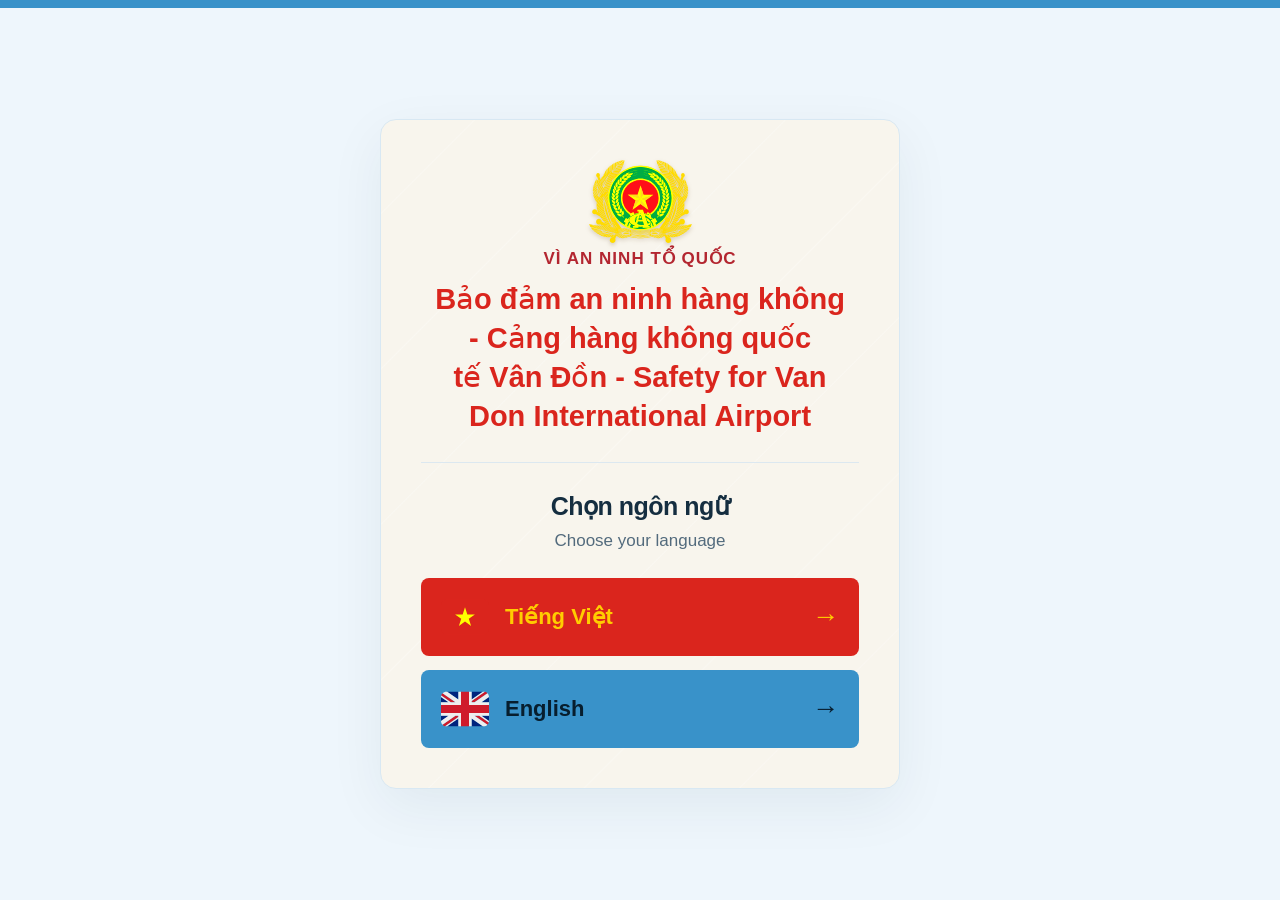
<file: index.html>
<!doctype html>
<html lang="vi">
<head>
  <meta charset="utf-8">
  <meta name="viewport" content="width=device-width,initial-scale=1">
  <title>Bảo đảm an ninh hàng không — Cảng hàng không quốc tế Vân Đồn | Choose your language</title>
  <meta name="description" content="Chọn Tiếng Việt hoặc English để tìm hiểu thông tin an toàn hàng không tại Cảng hàng không quốc tế Vân Đồn. Choose your language for Vân Đồn aviation safety information.">
  <link rel="icon" type="image/svg+xml" href="data:image/svg+xml,%3Csvg xmlns='http://www.w3.org/2000/svg' viewBox='0 0 32 32'%3E%3Crect width='32' height='32' rx='8' fill='%230b2033'/%3E%3Cpath d='M16 5L20 14L28 16L20 19L18 27L14 27L12 19L4 16L12 14Z' fill='%23f4c45e'/%3E%3C/svg%3E">
  <link rel="stylesheet" href="style.css">
  <link rel="alternate" hreflang="vi" href="vi.html">
  <link rel="alternate" hreflang="en" href="en.html">
  <link rel="alternate" hreflang="x-default" href="./">
</head>
<body class="language-entry">
  <main class="language-card">
    <img class="entry-emblem" src="cand-emblem.svg" alt="Biểu trưng Công an nhân dân" width="100" height="81">
    <p class="entry-location">VÌ AN NINH TỔ QUỐC</p>
    <h1 class="agency-title">Bảo đảm an ninh hàng không - Cảng hàng không quốc tế Vân Đồn - Safety for Van Don International Airport</h1>
    <div class="entry-divider"></div>
    <h2>Chọn ngôn ngữ</h2>
    <p class="entry-instruction" lang="en">Choose your language</p>
    <div class="language-options">
      <a class="language-option language-vietnamese" href="vi.html" lang="vi" hreflang="vi">
        <img src="flag-vn.svg" alt="Cờ Việt Nam" width="48" height="48">
        <span>Tiếng Việt</span>
        <span class="entry-arrow" aria-hidden="true">→</span>
      </a>
      <a class="language-option language-english" href="en.html" lang="en" hreflang="en">
        <img src="flag-gb.svg" alt="United Kingdom flag" width="48" height="48">
        <span>English</span>
        <span class="entry-arrow" aria-hidden="true">→</span>
      </a>
    </div>
  </main>
</body>
</html>
</file>
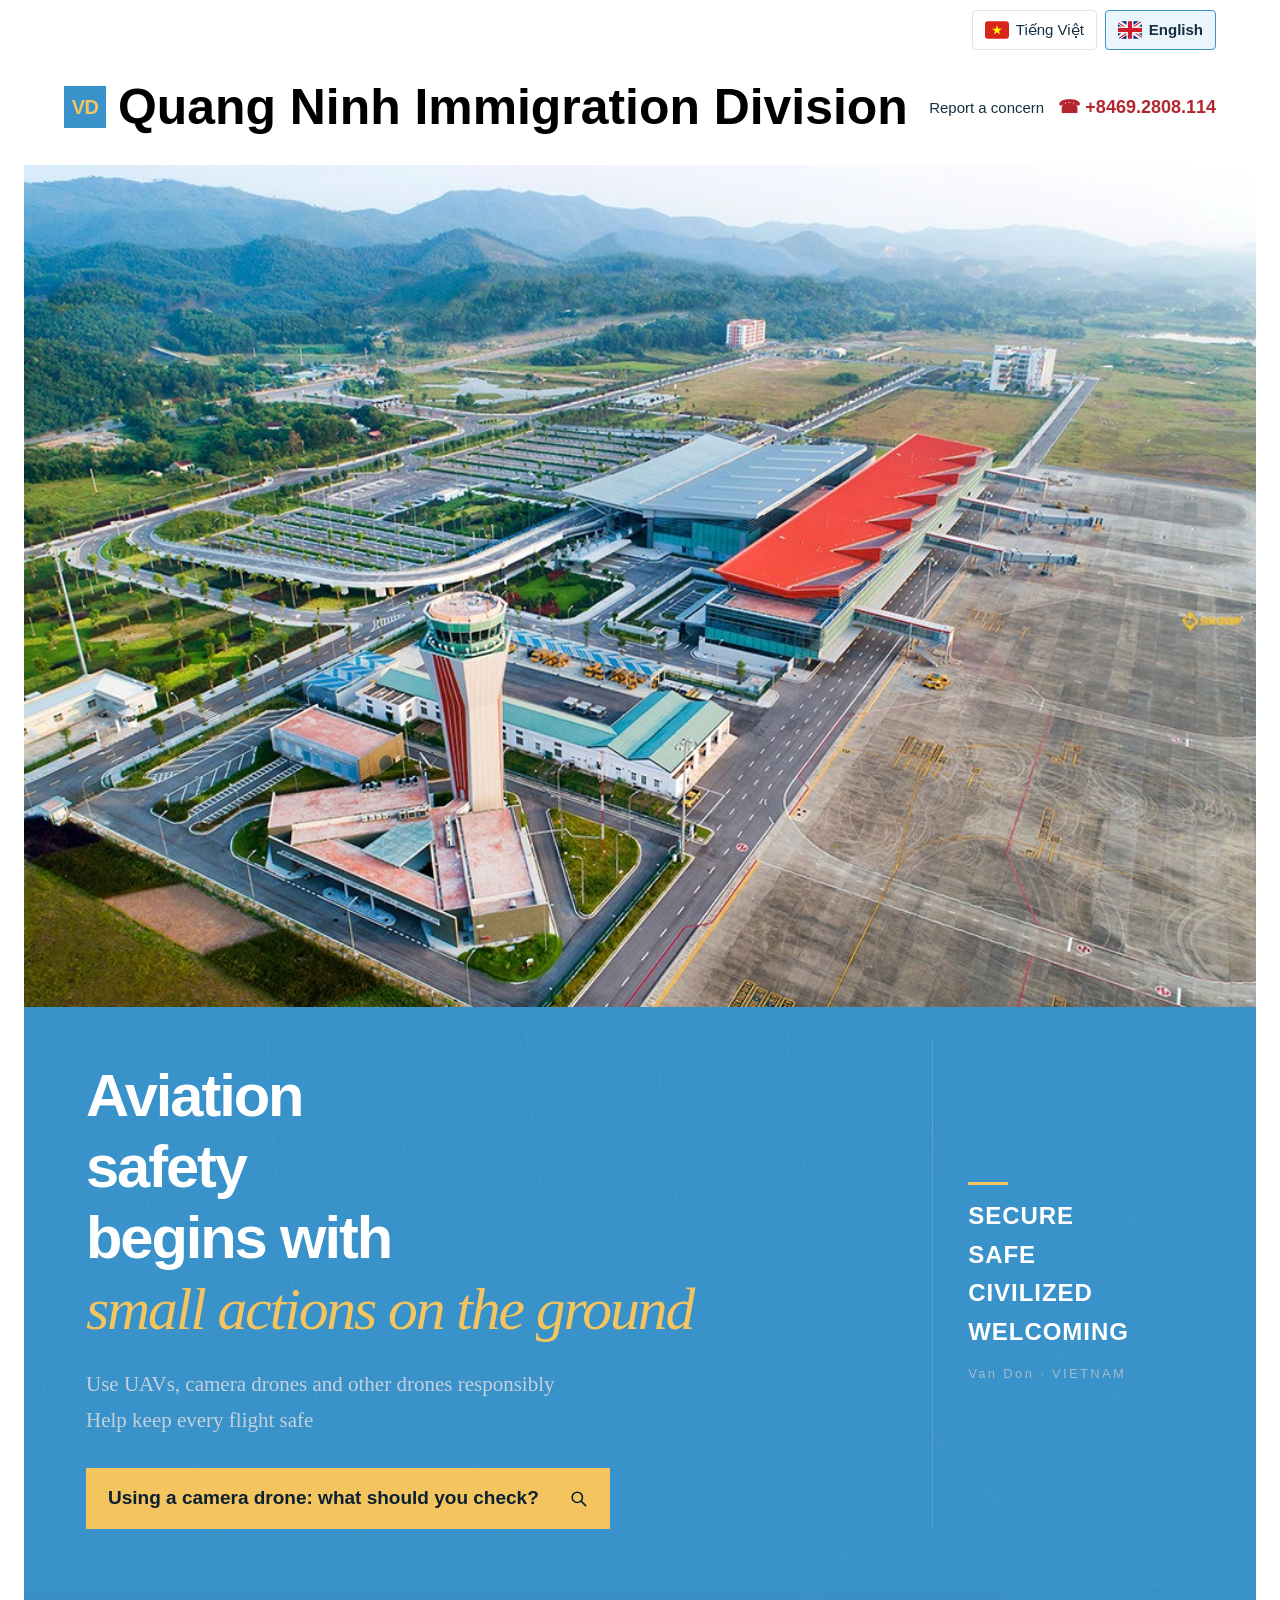
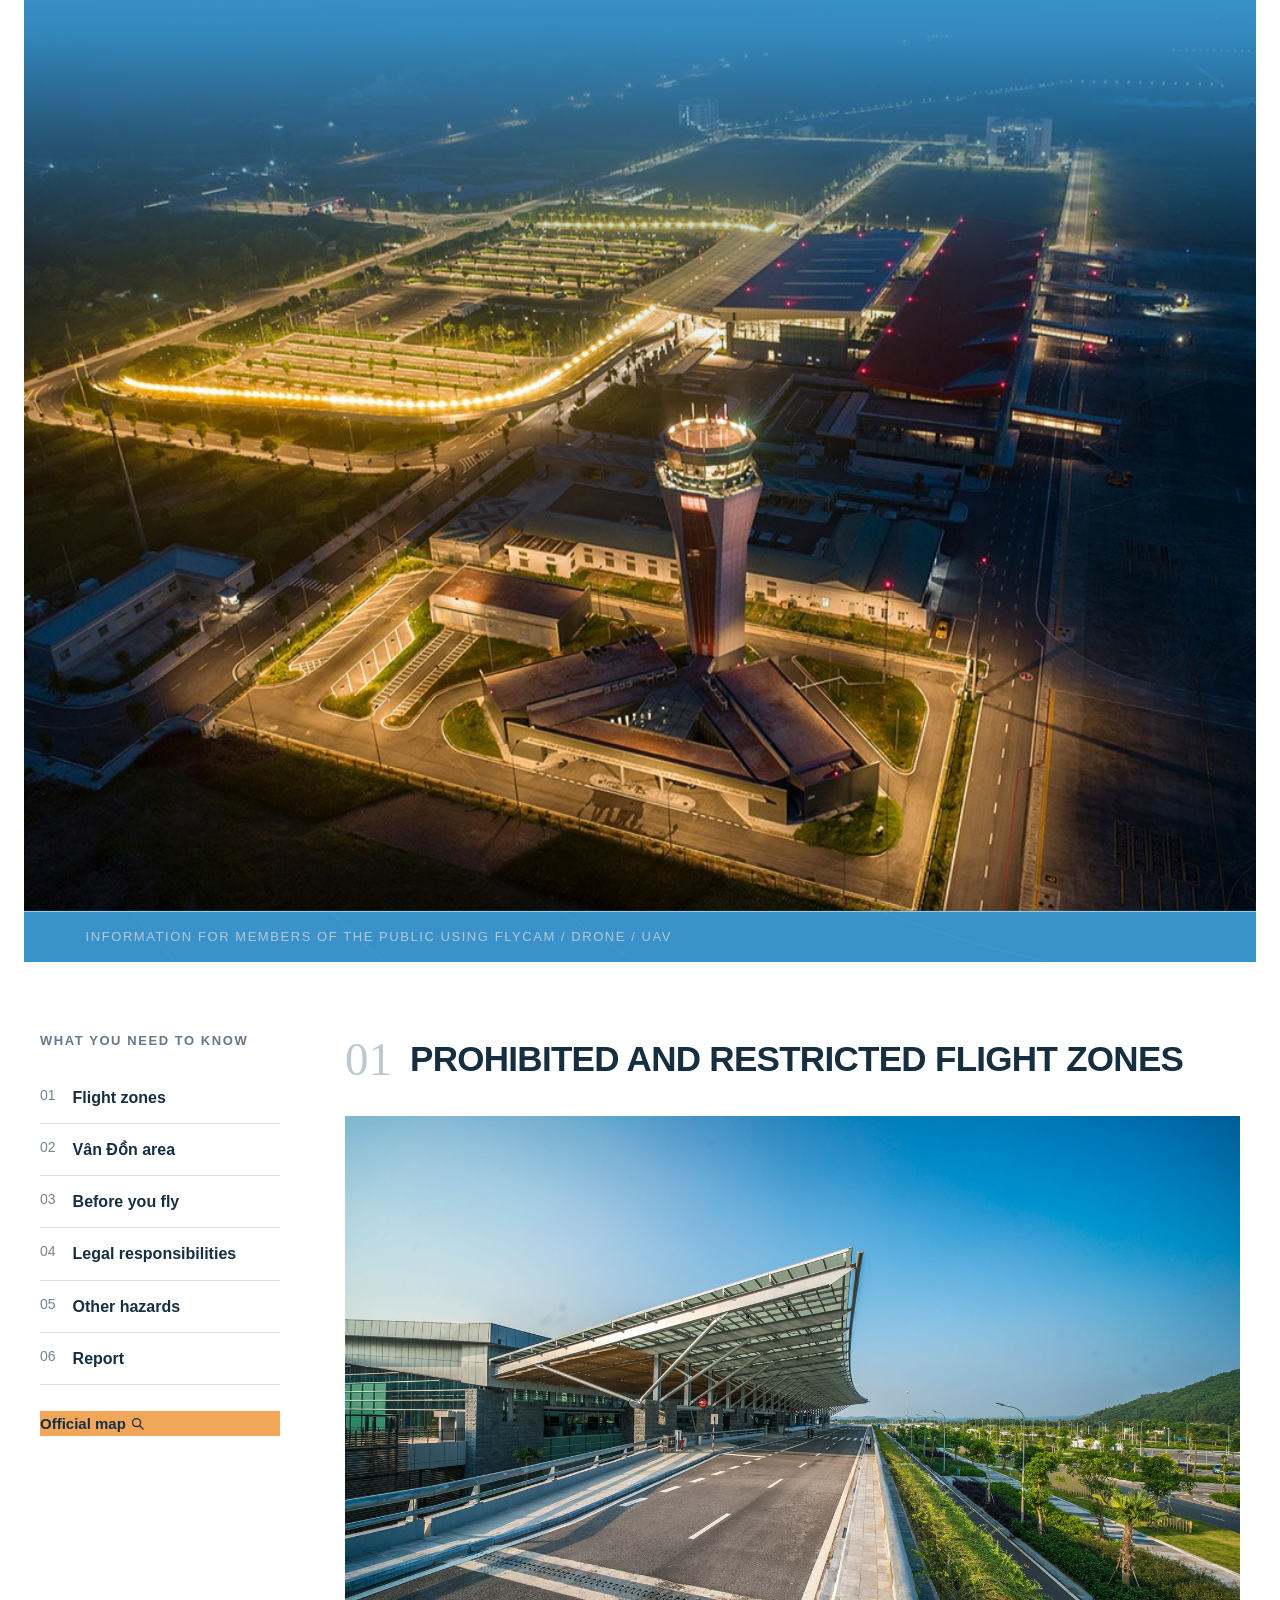
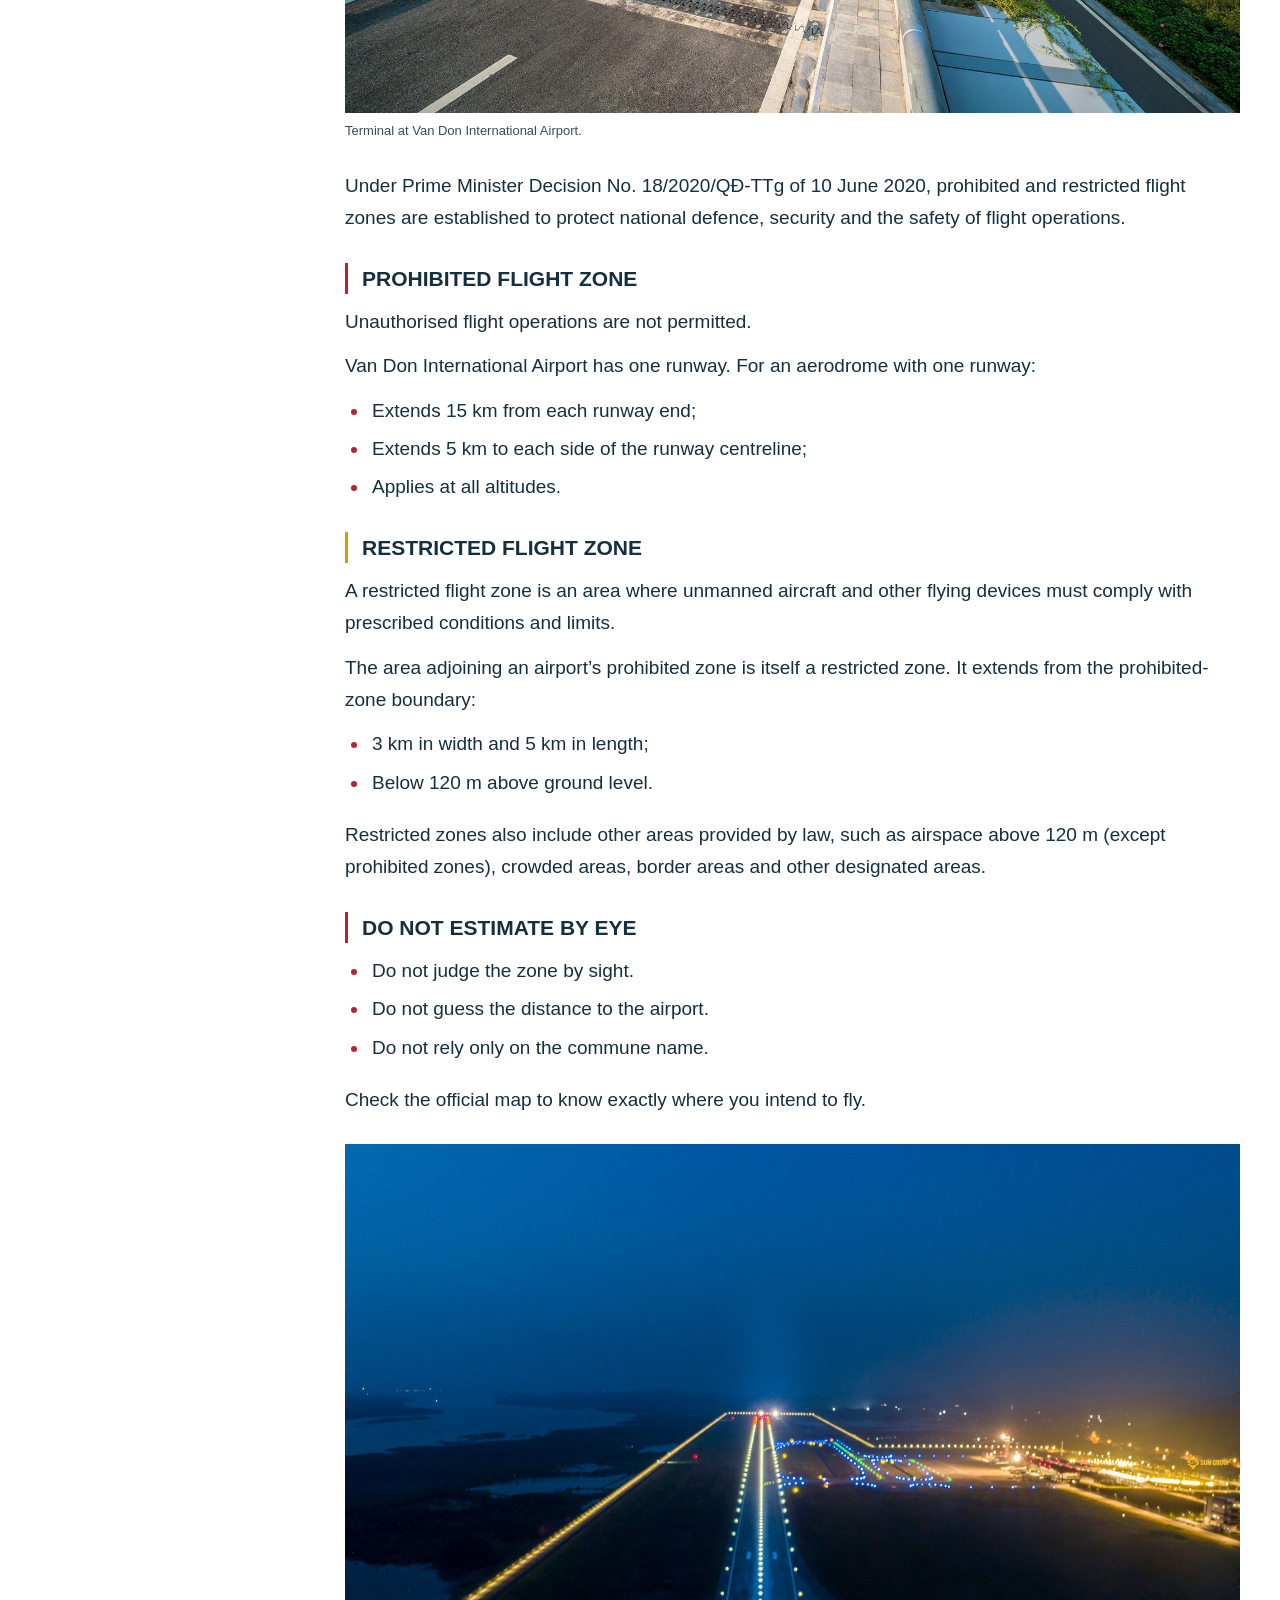
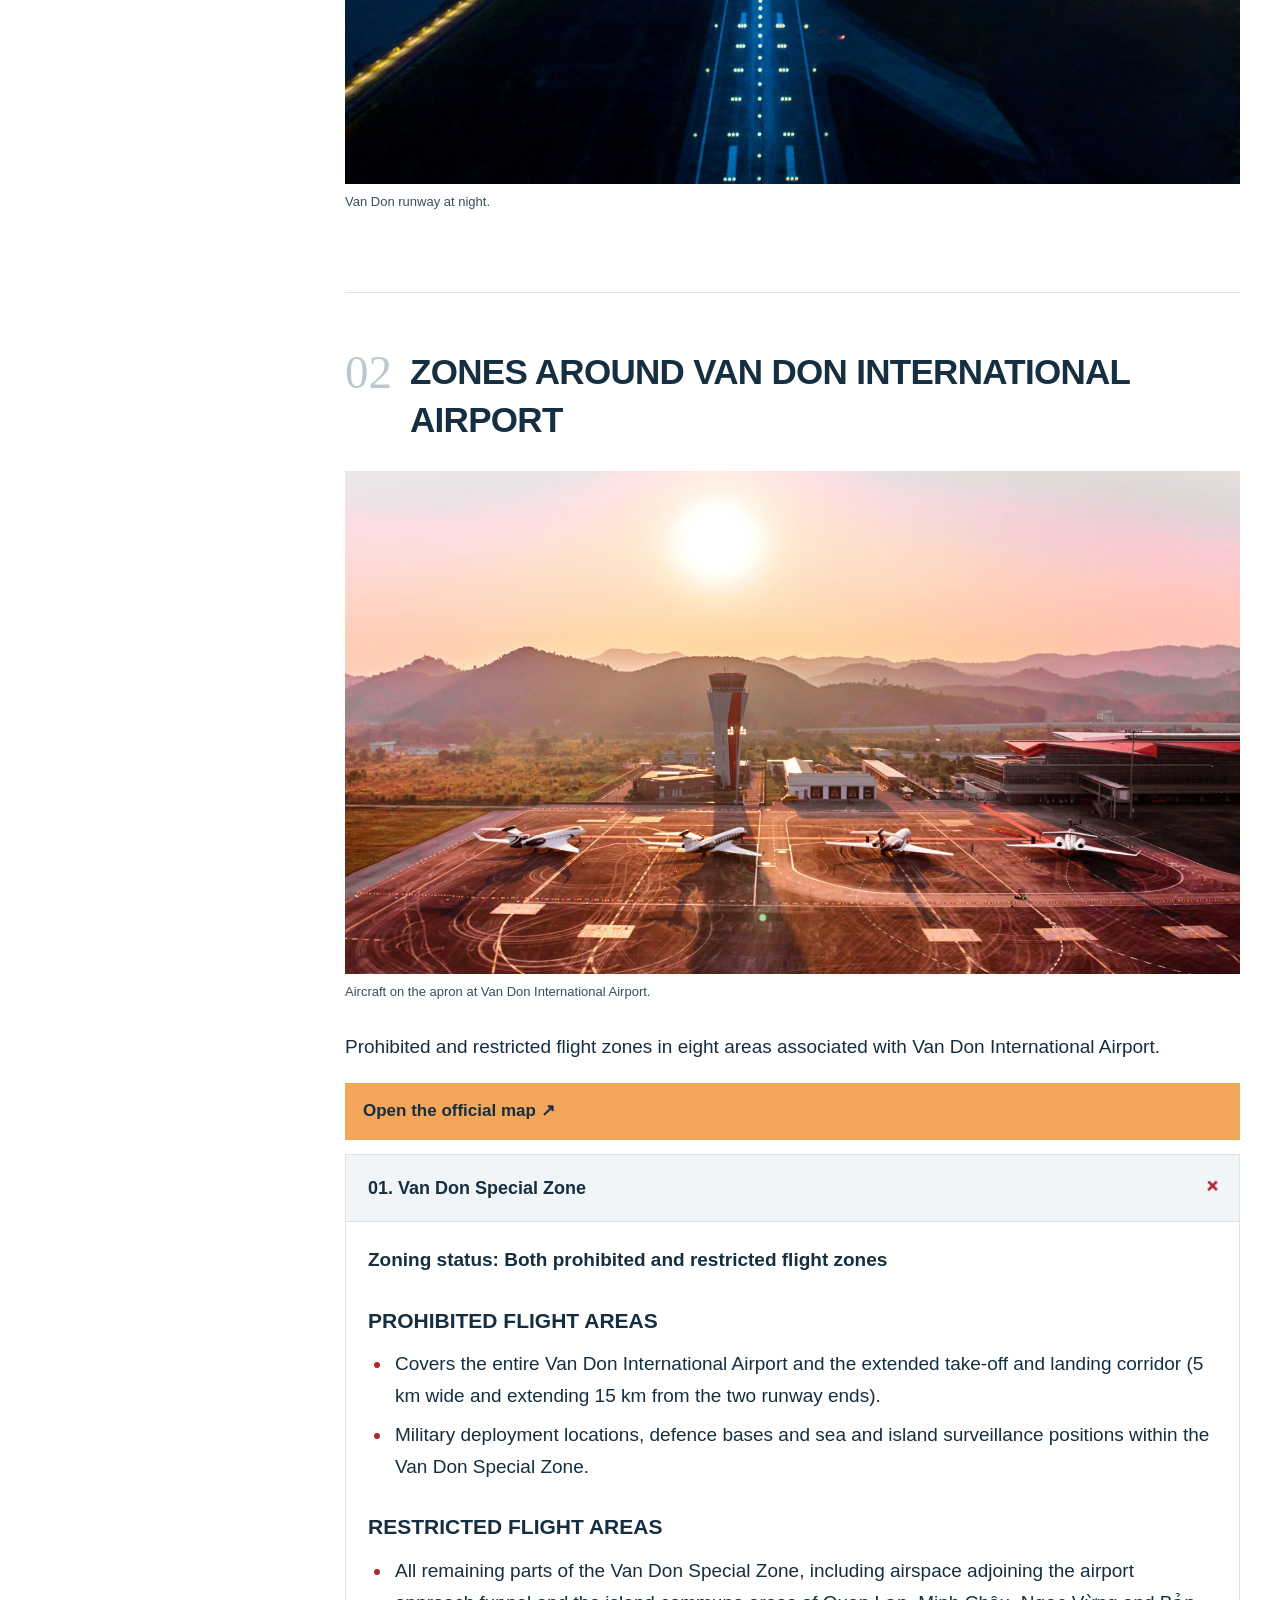
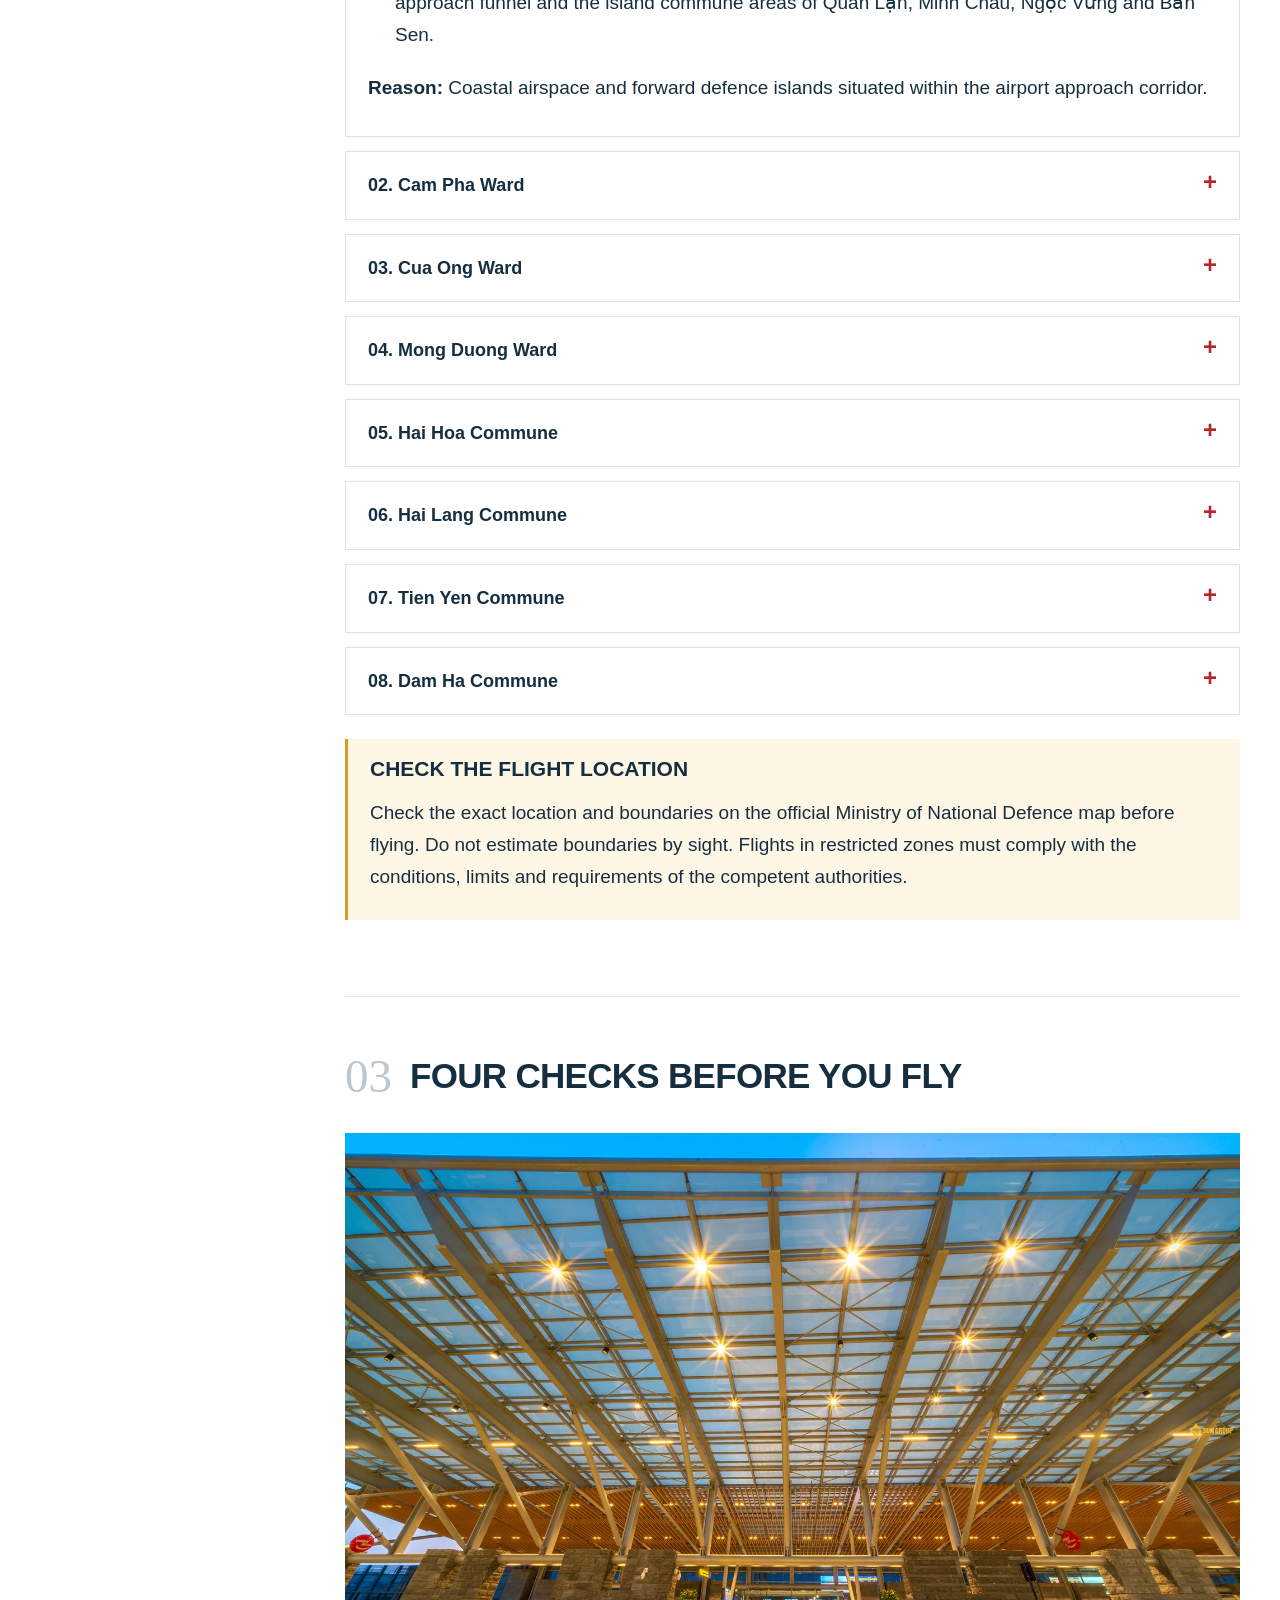
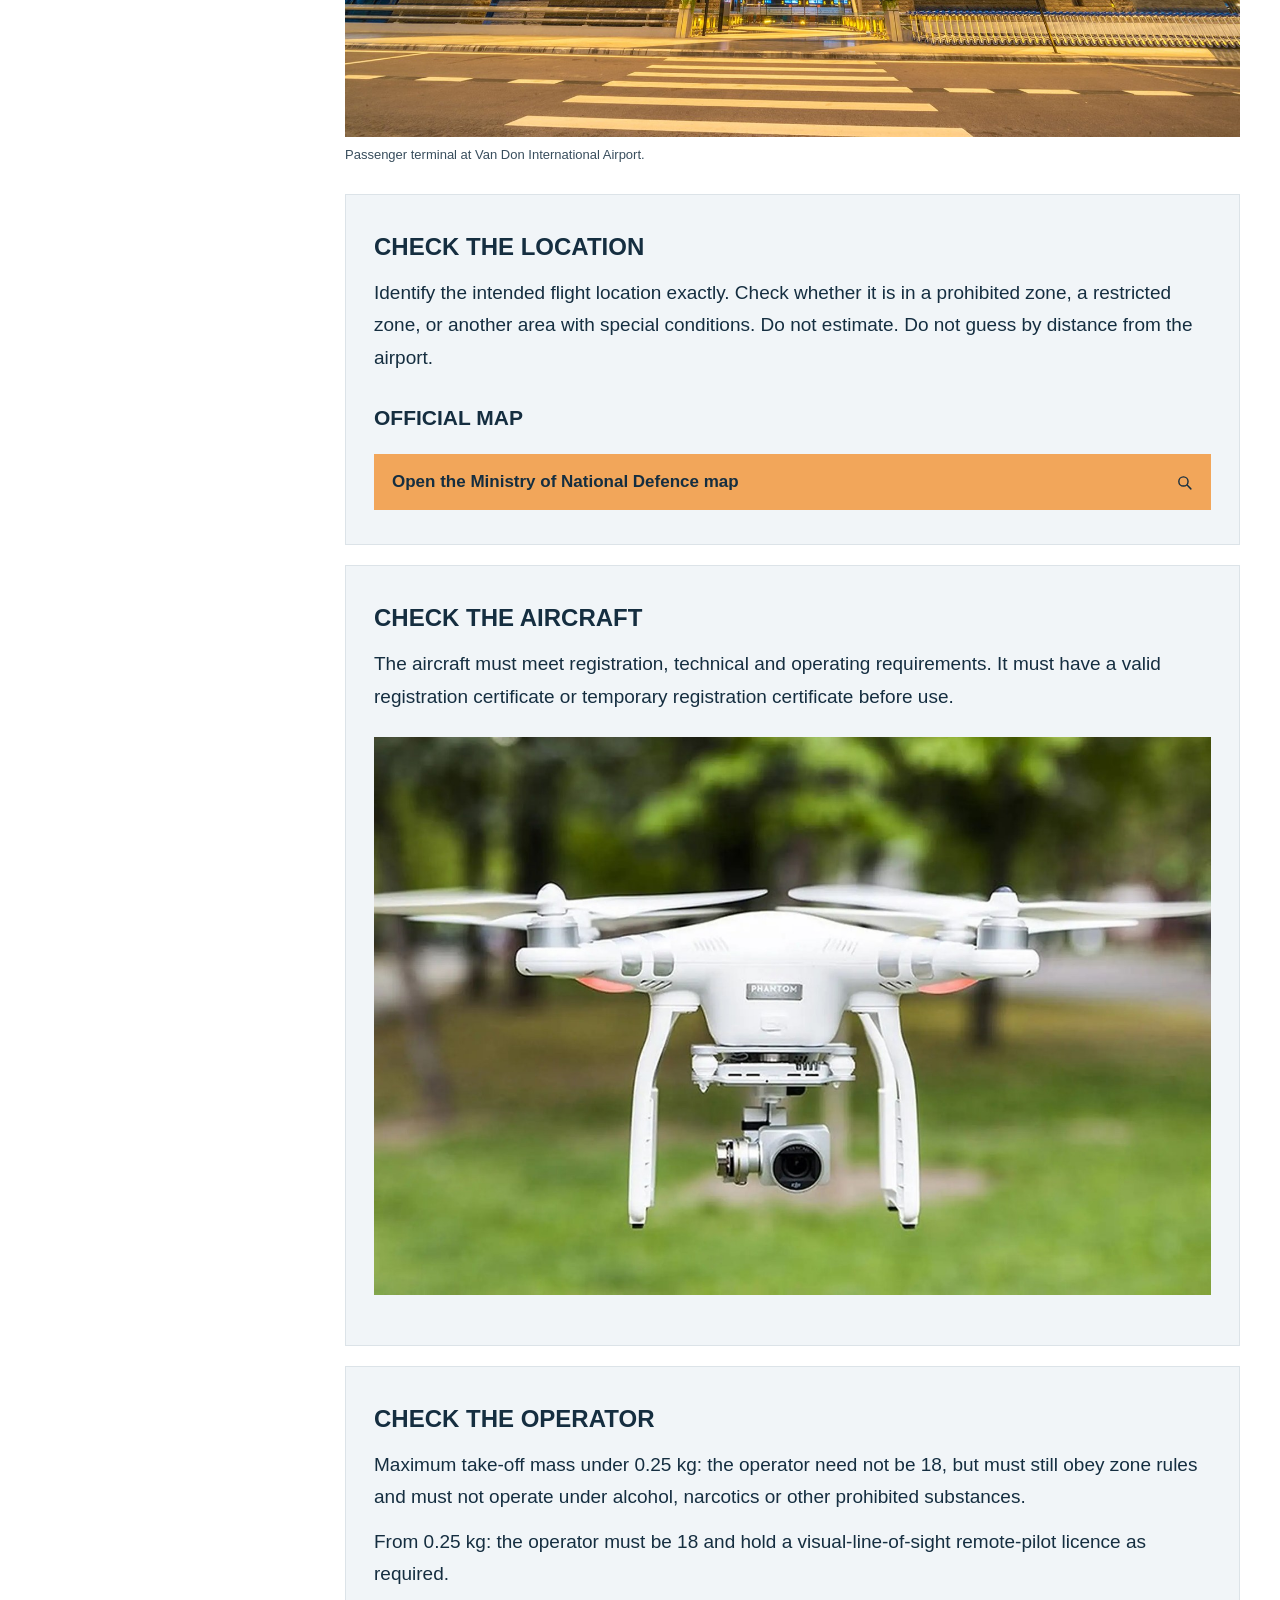
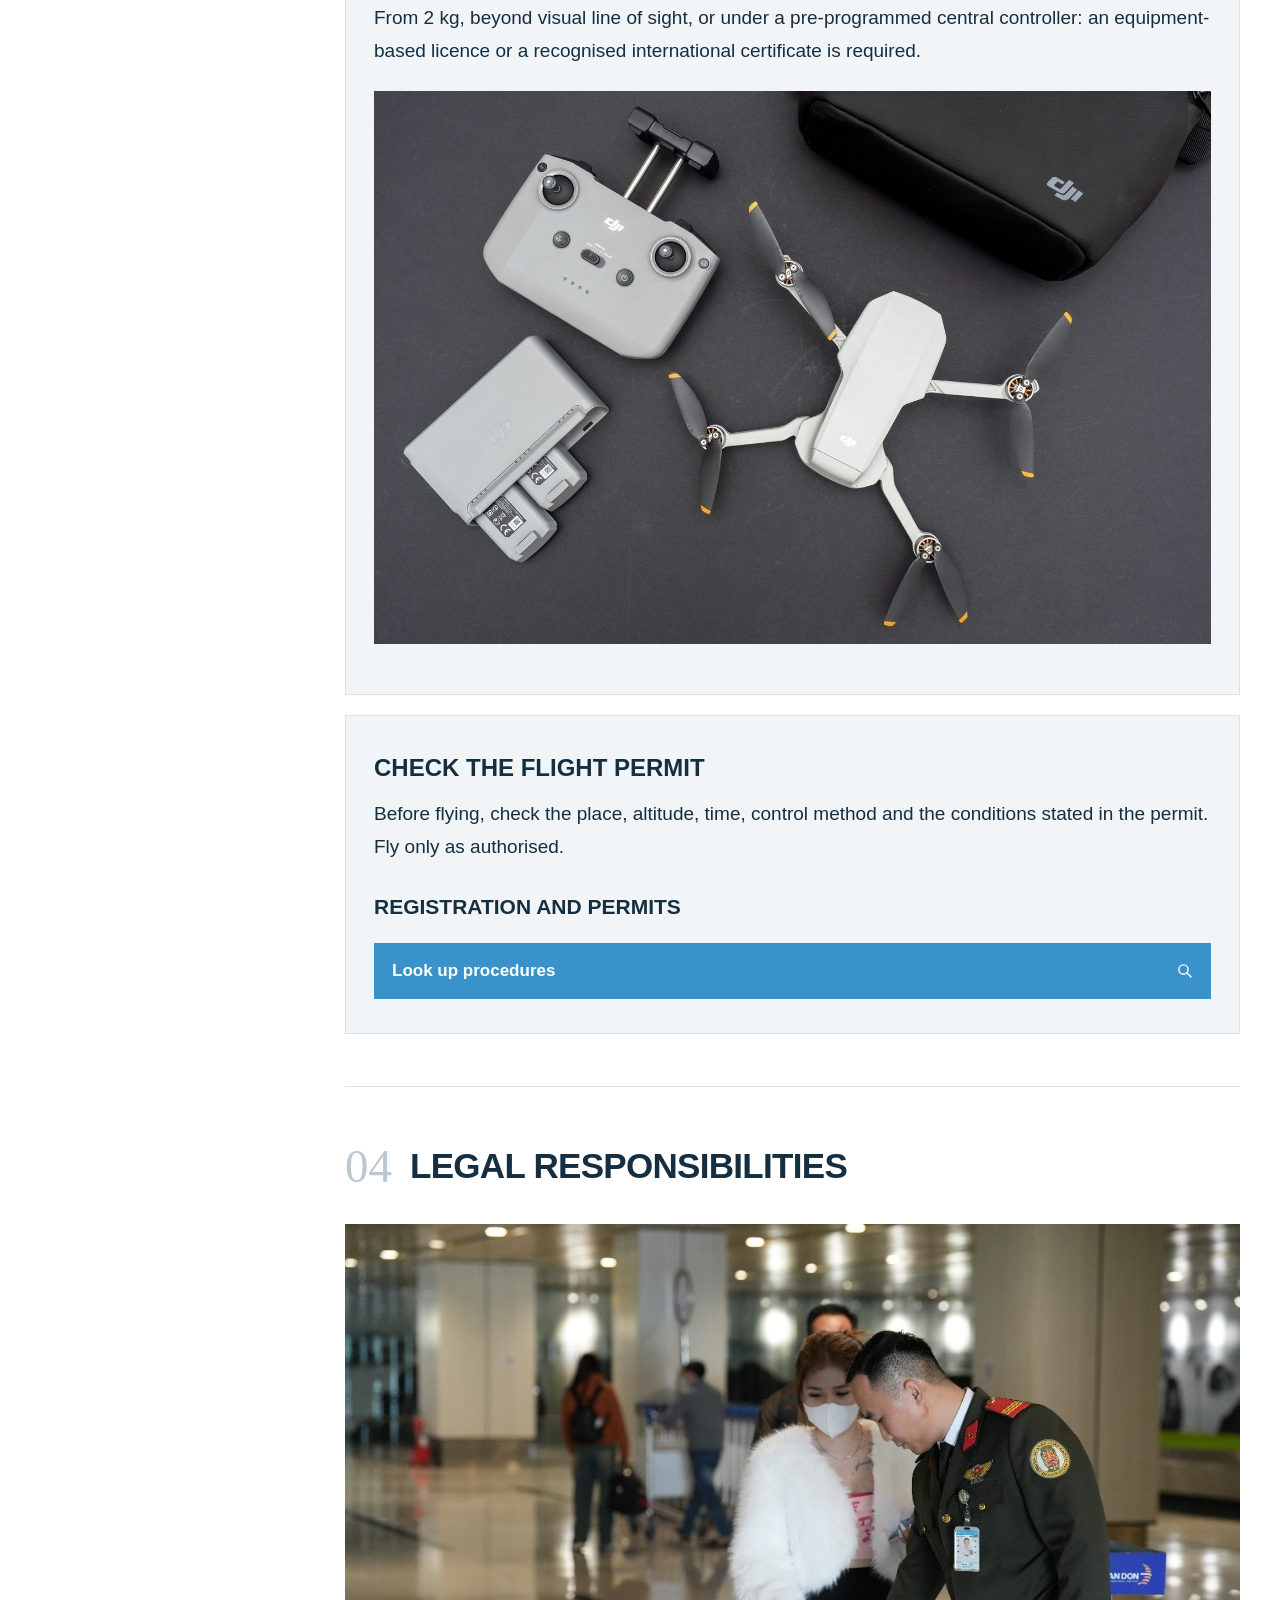
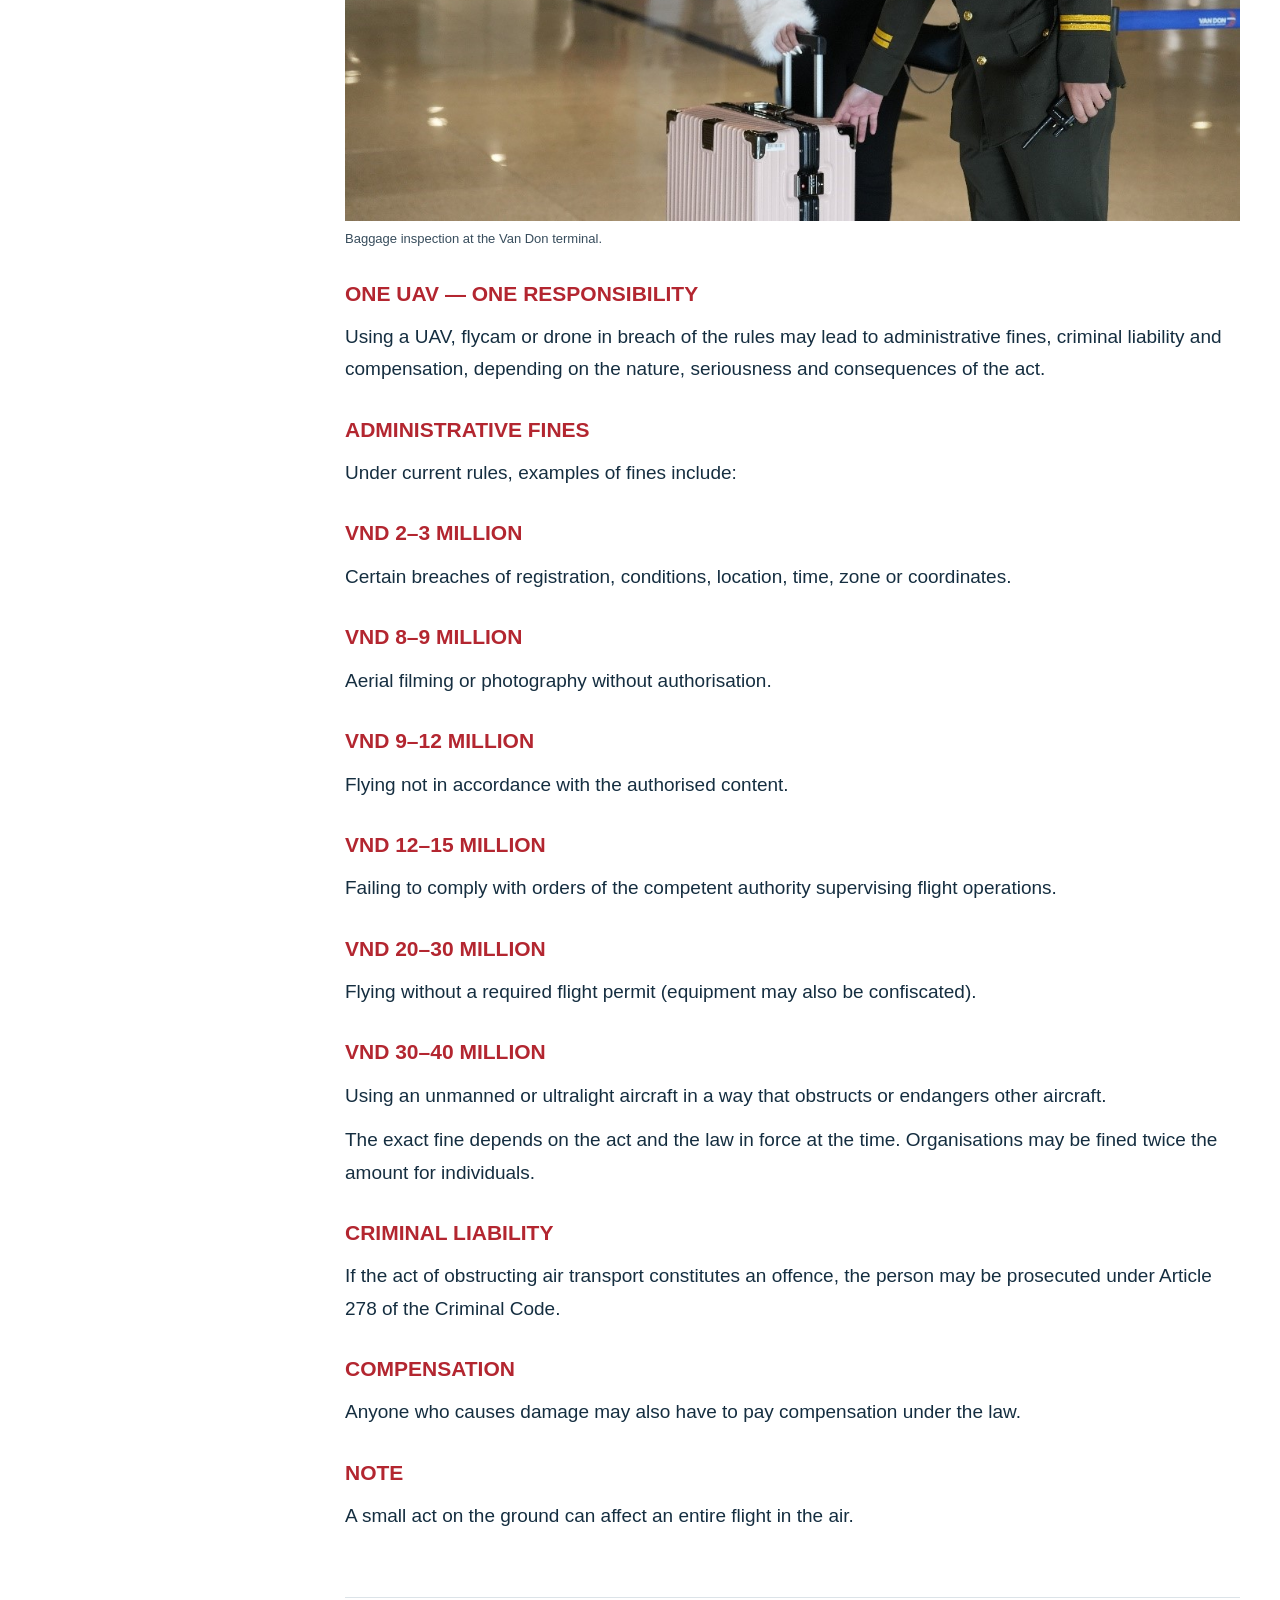
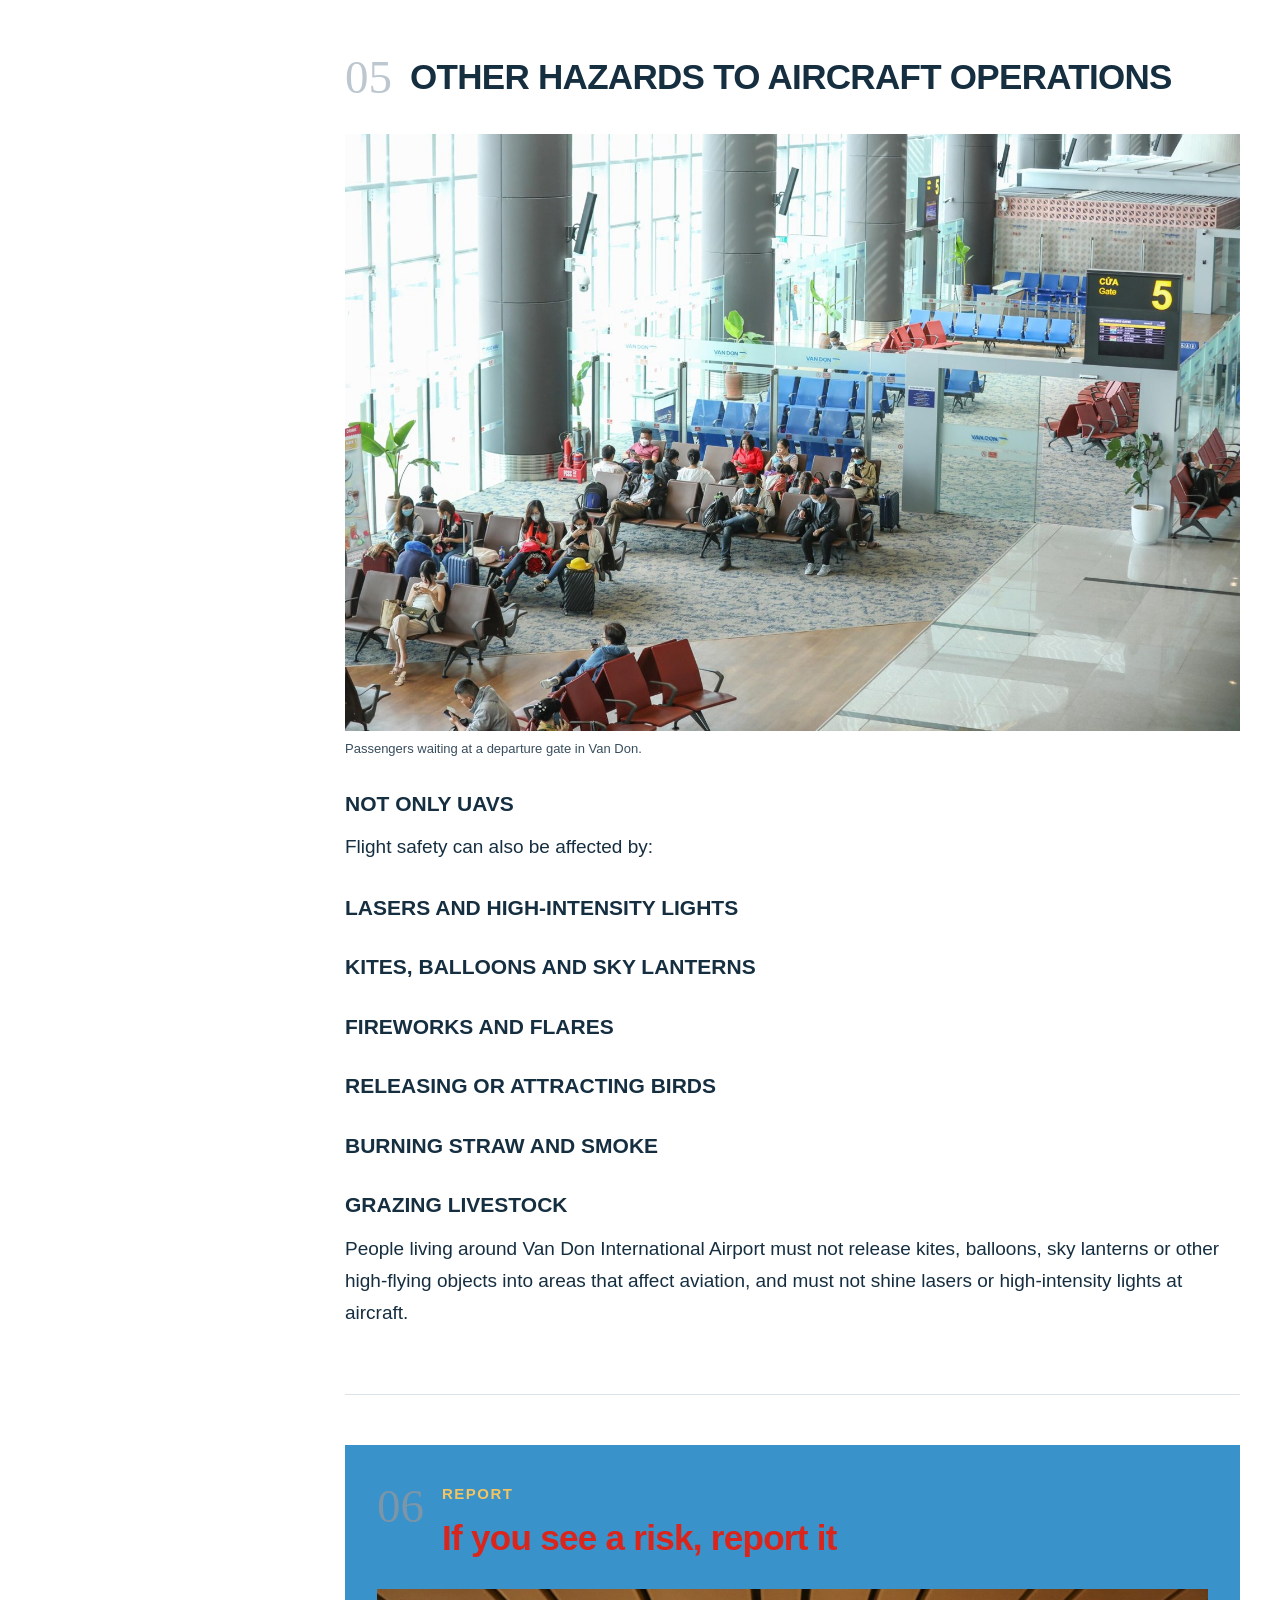
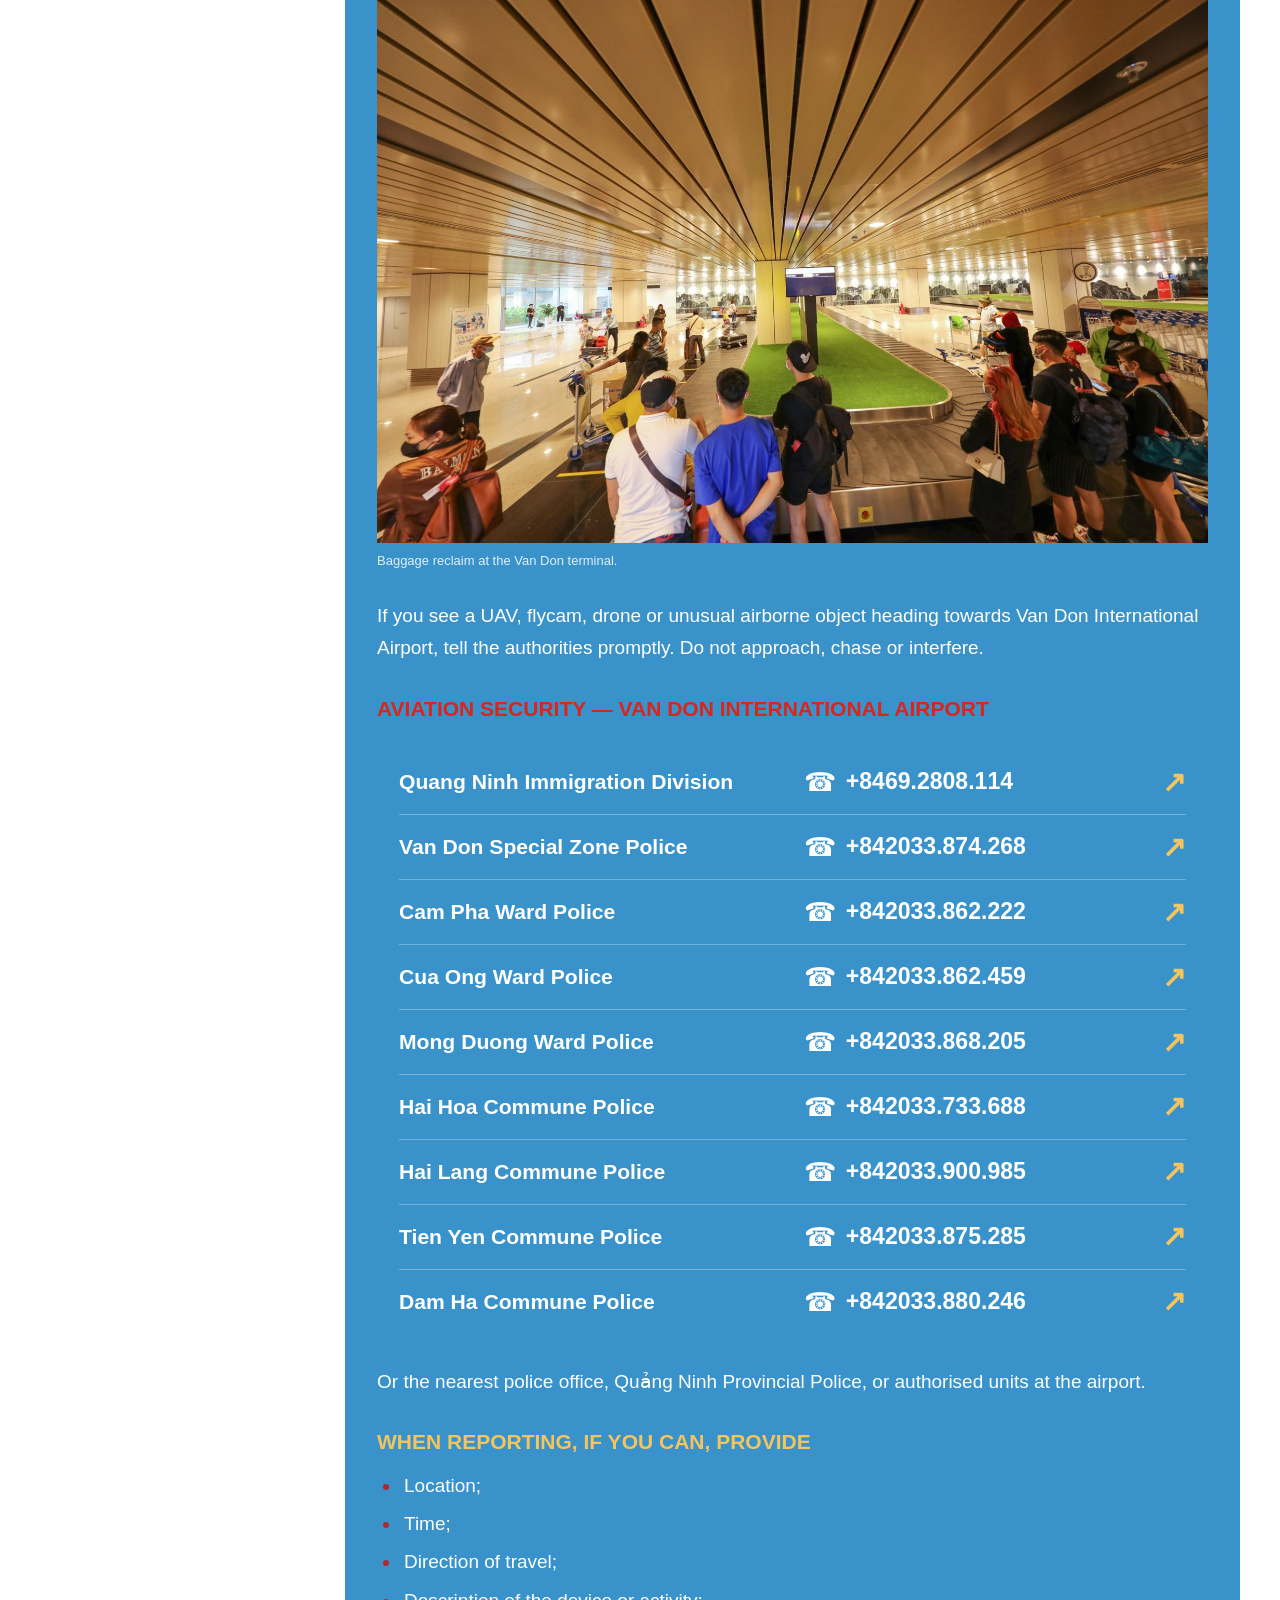
<file: en.html>
<!doctype html>
<html lang="en">
<head>
  <meta charset="utf-8">
  <meta name="viewport" content="width=device-width,initial-scale=1">
  <title>Aviation Safety — Van Don</title>
  <meta name="description" content="Information on prohibited and restricted flight zones, UAV responsibilities and aviation safety reporting at Van Don International Airport.">
  <link rel="icon" type="image/svg+xml" href="data:image/svg+xml,%3Csvg xmlns='http://www.w3.org/2000/svg' viewBox='0 0 32 32'%3E%3Crect width='32' height='32' rx='8' fill='%230b2033'/%3E%3Cpath d='M16 5L20 14L28 16L20 19L18 27L14 27L12 19L4 16L12 14Z' fill='%23f4c45e'/%3E%3C/svg%3E">
  <link rel="stylesheet" href="style.css?v=contacts20261016">
  <link rel="alternate" hreflang="vi" href="vi.html">
  <link rel="alternate" hreflang="en" href="en.html">
  <link rel="alternate" hreflang="x-default" href="./">
  <script src="fit-header.js?v=enfit3" defer></script>
</head>
<body>
  <a class="skip" href="#noi-dung">Skip to content</a>
  <nav class="language-switch" aria-label="Language">
    <a href="vi.html" lang="vi" hreflang="vi"><img src="flag-vn.svg" alt="" width="24" height="24">Tiếng Việt</a>
    <a href="en.html" lang="en" hreflang="en" aria-current="page"><img src="flag-gb.svg" alt="" width="24" height="24">English</a>
  </nav>
  <header>
    <a class="brand" href="./">
      <span class="brand-mark">VD</span>
      <span class="agency-name">Quang Ninh Immigration Division</span>
    </a>
    <a class="header-phone" href="tel:+84692808114">Report a concern <strong><span class="contact-icon" aria-hidden="true">☎&#xfe0e;</span> +8469.2808.114</strong></a>
  </header>
  <main>
    <div class="hero-banner hero-banner-full">
      <img class="hero-banner-photo" src="vandon-day.jpg" alt="Terminal, apron and control tower at Van Don International Airport" width="1920" height="1080">
    </div>
    <div class="hero">
      <div class="hero-inner">
        <div class="hero-copy">
          <h1><span>Aviation</span> <span>safety</span> <span>begins with</span> <em>small actions on the ground</em></h1>
          <p>Use UAVs, camera drones and other drones responsibly<br>Help keep every flight safe</p>
          <a class="hero-button" href="#muc-03">Using a camera drone: what should you check?
            <svg class="map-search-icon" xmlns="http://www.w3.org/2000/svg" viewBox="0 0 24 24" width="18" height="18" fill="none" stroke="currentColor" stroke-width="2" stroke-linecap="round" aria-hidden="true"><circle cx="10.5" cy="10.5" r="6.5"/><path d="m16 16 5 5"/></svg>
          </a>
        </div>
        <div class="hero-side">
          <span class="hero-rule"></span>
          <p>SECURE<br>SAFE<br>CIVILIZED<br>WELCOMING</p>
          <span class="hero-side-foot">Van Don · VIETNAM</span>
        </div>
      </div>
      <div class="hero-sky">
        <img src="vandon-night.jpg" alt="Van Don International Airport terminal and control tower at night" width="1920" height="1080">
      </div>
      <div class="hero-bottom">
        <span>INFORMATION FOR MEMBERS OF THE PUBLIC USING FLYCAM / DRONE / UAV</span>
      </div>
    </div>
    <div class="page-layout" id="noi-dung">
      <aside class="navigation">
        <p>WHAT YOU NEED TO KNOW</p>
        <nav>
          <a href="#muc-01"><span>01</span>Flight zones</a>
          <a href="#muc-02"><span>02</span>Vân Đồn area</a>
          <a href="#muc-03"><span>03</span>Before you fly</a>
          <a href="#muc-04"><span>04</span>Legal responsibilities</a>
          <a href="#muc-05"><span>05</span>Other hazards</a>
          <a href="#muc-06"><span>06</span>Report</a>
        </nav>
        <a class="map-link" href="https://cambay.mod.gov.vn/" target="_blank" rel="noopener">Official map
          <svg class="map-search-icon" xmlns="http://www.w3.org/2000/svg" viewBox="0 0 24 24" width="18" height="18" fill="none" stroke="currentColor" stroke-width="2" stroke-linecap="round" aria-hidden="true"><circle cx="10.5" cy="10.5" r="6.5"/><path d="m16 16 5 5"/></svg>
        </a>
      </aside>
      <div class="content">
        <section id="muc-01" class="section section-1">
                  <div class="section-heading">
                    <span class="section-no">01</span>
                    <div><h2>PROHIBITED AND RESTRICTED FLIGHT ZONES</h2></div>
                  </div>
                  <div class="section-body">
                    <figure class="airport-photo"><img class="section-photo" src="vandon-terminal.jpg" alt="Terminal at Van Don International Airport" width="1600" height="1067" loading="lazy"><figcaption>Terminal at Van Don International Airport.</figcaption></figure>
                    <p>Under Prime Minister Decision No. 18/2020/QĐ-TTg of 10 June 2020, prohibited and restricted flight zones are established to protect national defence, security and the safety of flight operations.</p>
                    <h3>PROHIBITED FLIGHT ZONE</h3>
                    <p>Unauthorised flight operations are not permitted.</p>
                    <p>Van Don International Airport has one runway. For an aerodrome with one runway:</p>
                    <ul>
                      <li>Extends 15 km from each runway end;</li>
                      <li>Extends 5 km to each side of the runway centreline;</li>
                      <li>Applies at all altitudes.</li>
                    </ul>
                    <h3>RESTRICTED FLIGHT ZONE</h3>
                    <p>A restricted flight zone is an area where unmanned aircraft and other flying devices must comply with prescribed conditions and limits.</p>
                    <p>The area adjoining an airport’s prohibited zone is itself a restricted zone. It extends from the prohibited-zone boundary:</p>
                    <ul>
                      <li>3 km in width and 5 km in length;</li>
                      <li>Below 120 m above ground level.</li>
                    </ul>
                    <p>Restricted zones also include other areas provided by law, such as airspace above 120 m (except prohibited zones), crowded areas, border areas and other designated areas.</p>
                    <h3>DO NOT ESTIMATE BY EYE</h3>
                    <ul>
                      <li>Do not judge the zone by sight.</li>
                      <li>Do not guess the distance to the airport.</li>
                      <li>Do not rely only on the commune name.</li>
                    </ul>
                    <p>Check the official map to know exactly where you intend to fly.</p>
          
                    <figure class="airport-photo"><img class="section-photo" src="vandon-runway.jpg" alt="Van Don runway at night" width="1600" height="1143" loading="lazy"><figcaption>Van Don runway at night.</figcaption></figure>
                  </div>
                </section>

        <section id="muc-02" class="section section-2">
        <div class="section-heading"><span class="section-no">02</span><div><h2>ZONES AROUND VAN DON INTERNATIONAL AIRPORT</h2></div></div>
        <div class="section-body"><figure class="airport-photo"><img class="section-photo" src="vandon-apron.jpg" alt="Aircraft on the apron at Van Don International Airport" width="1600" height="899" loading="lazy"><figcaption>Aircraft on the apron at Van Don International Airport.</figcaption></figure><p>Prohibited and restricted flight zones in eight areas associated with Van Don International Airport.</p><a class="action" href="https://cambay.mod.gov.vn/" target="_blank" rel="noopener">Open the official map ↗</a>
        <details class="province zone-area" open><summary>01. Van Don Special Zone<span class="plus">+</span></summary><div><p><strong>Zoning status: Both prohibited and restricted flight zones</strong></p><h3>PROHIBITED FLIGHT AREAS</h3><ul><li>Covers the entire Van Don International Airport and the extended take-off and landing corridor (5 km wide and extending 15 km from the two runway ends).</li><li>Military deployment locations, defence bases and sea and island surveillance positions within the Van Don Special Zone.</li></ul><h3>RESTRICTED FLIGHT AREAS</h3><ul><li>All remaining parts of the Van Don Special Zone, including airspace adjoining the airport approach funnel and the island commune areas of Quan Lạn, Minh Châu, Ngọc Vừng and Bản Sen.</li></ul><p><strong>Reason: </strong>Coastal airspace and forward defence islands situated within the airport approach corridor.</p></div></details>
        <details class="province zone-area"><summary>02. Cam Pha Ward<span class="plus">+</span></summary><div><p><strong>Zoning status: Restricted flight zone with local prohibited areas</strong></p><h3>PROHIBITED FLIGHT AREAS</h3><ul><li>Administrative centre, police headquarters and ward/city military command headquarters within the area.</li><li>Electrical substations and industrial explosives storage facilities serving coal mining.</li></ul><h3>RESTRICTED FLIGHT AREAS</h3><ul><li>Covers most of Cam Pha Ward&#x27;s airspace because it is a central urban area with high population density and transport and maritime infrastructure corridors.</li></ul></div></details>
        <details class="province zone-area"><summary>03. Cua Ong Ward<span class="plus">+</span></summary><div><p><strong>Zoning status: Restricted flight zone and local prohibited areas</strong></p><h3>PROHIBITED FLIGHT AREAS</h3><ul><li>Cua Ong Port and its warehouses, yards and nationally important energy and industrial infrastructure.</li><li>The active protection zone around the historic Cua Ong Temple and military readiness positions in the area.</li></ul><h3>RESTRICTED FLIGHT AREAS</h3><ul><li>All residential areas within Cua Ong Ward and the ward&#x27;s coastal waters.</li></ul></div></details>
        <details class="province zone-area"><summary>04. Mong Duong Ward<span class="plus">+</span></summary><div><p><strong>Zoning status: Restricted flight zone with local prohibited areas</strong></p><h3>PROHIBITED FLIGHT AREAS</h3><ul><li>Mong Duong 1 and 2 thermal power plants, associated substations and 500 kV transmission lines.</li><li>Key extraction areas, mineral storage and industrial explosives facilities.</li></ul><h3>RESTRICTED FLIGHT AREAS</h3><ul><li>Hilly areas, surface coal mining areas and residential areas of Mong Duong Ward; a flight altitude limit below 120 m applies.</li></ul></div></details>
        <details class="province zone-area"><summary>05. Hai Hoa Commune<span class="plus">+</span></summary><div><p><strong>Zoning status: Border restricted flight zone with prohibited areas around designated sites</strong></p><h3>PROHIBITED FLIGHT AREAS</h3><ul><li>Border guard posts and stations, defensive positions and the border belt immediately adjoining the border line.</li></ul><h3>RESTRICTED FLIGHT AREAS</h3><ul><li>Covers all of Hai Hoa Commune, which lies within the 25,000 m border restricted flight strip measured from the Vietnam–China national border.</li></ul></div></details>
        <details class="province zone-area"><summary>06. Hai Lang Commune<span class="plus">+</span></summary><div><p><strong>Zoning status: Restricted flight zone with prohibited corridor areas</strong></p><h3>PROHIBITED FLIGHT AREAS</h3><ul><li>Local defence facilities, exercise positions and key transport infrastructure junctions crossing the area.</li></ul><h3>RESTRICTED FLIGHT AREAS</h3><ul><li>All of Hai Lang Commune is a restricted flight zone because it lies within the coastal flight safety corridor and the extended border influence strip.</li></ul></div></details>
        <details class="province zone-area"><summary>07. Tien Yen Commune<span class="plus">+</span></summary><div><p><strong>Zoning status: Restricted flight zone</strong></p><h3>PROHIBITED FLIGHT AREAS</h3><ul><li>Commune government offices, military command, commune police headquarters and armed forces deployment sites.</li></ul><h3>RESTRICTED FLIGHT AREAS</h3><ul><li>Extends across all of Tien Yen Commune&#x27;s airspace because it lies within the 25 km strip measured from the border and is an urban area and inter-district transport hub.</li></ul></div></details>
        <details class="province zone-area"><summary>08. Dam Ha Commune<span class="plus">+</span></summary><div><p><strong>Zoning status: Border restricted flight zone with local prohibited areas</strong></p><h3>PROHIBITED FLIGHT AREAS</h3><ul><li>Government office areas, security and defence telecommunications stations, and military bases and storage facilities within the commune.</li></ul><h3>RESTRICTED FLIGHT AREAS</h3><ul><li>Covers most of Dam Ha Commune because its territory lies entirely within the border restricted flight zone, extending 25 km inland from the border.</li></ul></div></details>
        <aside class="notice"><h3>CHECK THE FLIGHT LOCATION</h3><p>Check the exact location and boundaries on the official Ministry of National Defence map before flying. Do not estimate boundaries by sight. Flights in restricted zones must comply with the conditions, limits and requirements of the competent authorities.</p></aside></div>
        </section>

        <section id="muc-03" class="section section-3">
                  <div class="section-heading">
                    <span class="section-no">03</span>
                    <div><h2>FOUR CHECKS BEFORE YOU FLY</h2></div>
                  </div>
                  <div class="section-body">
                    <figure class="airport-photo"><img class="section-photo" src="vandon-arrivals.jpg" alt="Passenger terminal at Van Don International Airport" width="1600" height="1080" loading="lazy"><figcaption>Passenger terminal at Van Don International Airport.</figcaption></figure>
                    <div class="checks">
                      <article class="check">
                        <h3>CHECK THE LOCATION</h3>
                        <p>Identify the intended flight location exactly. Check whether it is in a prohibited zone, a restricted zone, or another area with special conditions. Do not estimate. Do not guess by distance from the airport.</p>
                        <h3>OFFICIAL MAP</h3>
                        <a class="action" href="https://cambay.mod.gov.vn/" target="_blank" rel="noopener">Open the Ministry of National Defence map
                          <svg class="map-search-icon" xmlns="http://www.w3.org/2000/svg" viewBox="0 0 24 24" width="18" height="18" fill="none" stroke="currentColor" stroke-width="2" stroke-linecap="round" aria-hidden="true"><circle cx="10.5" cy="10.5" r="6.5"/><path d="m16 16 5 5"/></svg>
                        </a>
                      </article>
                      <article class="check">
                        <h3>CHECK THE AIRCRAFT</h3>
                        <p>The aircraft must meet registration, technical and operating requirements. It must have a valid registration certificate or temporary registration certificate before use.</p>
                        <img class="section-photo" src="flycam-air.jpg" alt="A camera drone in flight — check the aircraft before you fly" width="1600" height="900" loading="lazy">
                      </article>
                      <article class="check">
                        <h3>CHECK THE OPERATOR</h3>
                        <p>Maximum take-off mass under 0.25 kg: the operator need not be 18, but must still obey zone rules and must not operate under alcohol, narcotics or other prohibited substances.</p>
                        <p>From 0.25 kg: the operator must be 18 and hold a visual-line-of-sight remote-pilot licence as required.</p>
                        <p>From 2 kg, beyond visual line of sight, or under a pre-programmed central controller: an equipment-based licence or a recognised international certificate is required.</p>
                        <img class="section-photo" src="flycam-kit.jpg" alt="Camera drone, controller and batteries — check the operator and the aircraft before you fly" width="1600" height="900" loading="lazy">
                      </article>
                      <article class="check">
                        <h3>CHECK THE FLIGHT PERMIT</h3>
                        <p>Before flying, check the place, altitude, time, control method and the conditions stated in the permit. Fly only as authorised.</p>
                        <h3>REGISTRATION AND PERMITS</h3>
                        <a class="action" href="https://dichvucong.mod.gov.vn/web/bo-quoc-phong/thu-tuc-hanh-chinh#/thu-tuc-hanh-chinh/5377" target="_blank" rel="noopener">Look up procedures
                          <svg class="map-search-icon" xmlns="http://www.w3.org/2000/svg" viewBox="0 0 24 24" width="18" height="18" fill="none" stroke="currentColor" stroke-width="2" stroke-linecap="round" aria-hidden="true"><circle cx="10.5" cy="10.5" r="6.5"/><path d="m16 16 5 5"/></svg>
                        </a>
                      </article>
                    </div>
                  </div>
                </section>

        <section id="muc-04" class="section section-4">
                  <div class="section-heading">
                    <span class="section-no">04</span>
                    <div><h2>LEGAL RESPONSIBILITIES</h2></div>
                  </div>
                  <div class="section-body">
                    <figure class="airport-photo"><img class="section-photo" src="vandon-security.jpg" alt="Baggage inspection at the Van Don terminal" width="1140" height="760" loading="lazy"><figcaption>Baggage inspection at the Van Don terminal.</figcaption></figure>
                    <h3>ONE UAV — ONE RESPONSIBILITY</h3>
                    <p>Using a UAV, flycam or drone in breach of the rules may lead to administrative fines, criminal liability and compensation, depending on the nature, seriousness and consequences of the act.</p>
                    <h3>ADMINISTRATIVE FINES</h3>
                    <p>Under current rules, examples of fines include:</p>
                    <h3>VND 2–3 MILLION</h3>
                    <p>Certain breaches of registration, conditions, location, time, zone or coordinates.</p>
                    <h3>VND 8–9 MILLION</h3>
                    <p>Aerial filming or photography without authorisation.</p>
                    <h3>VND 9–12 MILLION</h3>
                    <p>Flying not in accordance with the authorised content.</p>
                    <h3>VND 12–15 MILLION</h3>
                    <p>Failing to comply with orders of the competent authority supervising flight operations.</p>
                    <h3>VND 20–30 MILLION</h3>
                    <p>Flying without a required flight permit (equipment may also be confiscated).</p>
                    <h3>VND 30–40 MILLION</h3>
                    <p>Using an unmanned or ultralight aircraft in a way that obstructs or endangers other aircraft.</p>
                    <p>The exact fine depends on the act and the law in force at the time. Organisations may be fined twice the amount for individuals.</p>
                    <h3>CRIMINAL LIABILITY</h3>
                    <p>If the act of obstructing air transport constitutes an offence, the person may be prosecuted under Article 278 of the Criminal Code.</p>
                    <h3>COMPENSATION</h3>
                    <p>Anyone who causes damage may also have to pay compensation under the law.</p>
                    <h3>NOTE</h3>
                    <p>A small act on the ground can affect an entire flight in the air.</p>
                  </div>
                </section>

        <section id="muc-05" class="section section-5">
                  <div class="section-heading">
                    <span class="section-no">05</span>
                    <div><h2>OTHER HAZARDS TO AIRCRAFT OPERATIONS</h2></div>
                  </div>
                  <div class="section-body">
                    <figure class="airport-photo"><img class="section-photo" src="vandon-aircraft-1.jpg" alt="Passengers waiting at a departure gate in Van Don" width="1600" height="1067" loading="lazy"><figcaption>Passengers waiting at a departure gate in Van Don.</figcaption></figure>
                    <h3>NOT ONLY UAVS</h3>
                    <p>Flight safety can also be affected by:</p>
                    <h3>LASERS AND HIGH-INTENSITY LIGHTS</h3>
                    <h3>KITES, BALLOONS AND SKY LANTERNS</h3>
                    <h3>FIREWORKS AND FLARES</h3>
                    <h3>RELEASING OR ATTRACTING BIRDS</h3>
                    <h3>BURNING STRAW AND SMOKE</h3>
                    <h3>GRAZING LIVESTOCK</h3>
                    <p>People living around Van Don International Airport must not release kites, balloons, sky lanterns or other high-flying objects into areas that affect aviation, and must not shine lasers or high-intensity lights at aircraft.</p>
                  </div>
                </section>

        <section id="muc-06" class="section section-6">
                  <div class="section-heading">
                    <span class="section-no">06</span>
                    <div>
                      <span class="eyebrow">Report</span>
                      <h2>If you see a risk, report it</h2>
                    </div>
                  </div>
                  <div class="section-body">
                    <figure class="airport-photo"><img class="section-photo" src="vandon-aircraft-2.jpg" alt="Baggage reclaim at the Van Don terminal" width="1600" height="1067" loading="lazy"><figcaption>Baggage reclaim at the Van Don terminal.</figcaption></figure>
                    <p>If you see a UAV, flycam, drone or unusual airborne object heading towards Van Don International Airport, tell the authorities promptly. Do not approach, chase or interfere.</p>
                    
                    <h3 class="agency-contact">AVIATION SECURITY — VAN DON INTERNATIONAL AIRPORT</h3>
                    <div class="aviation-contacts" aria-label="Aviation security contact directory">
                      <a class="aviation-contact" href="tel:+84692808114">
                        <span class="aviation-contact__info">
                          <strong>Quang Ninh Immigration Division</strong>
                        </span>
                        <span class="aviation-contact__phone">
                          <span class="contact-icon" aria-hidden="true">☎&#xfe0e;</span>
                          <strong>+8469.2808.114</strong>
                        </span>
                        <span class="contact-arrow" aria-hidden="true">↗</span>
                      </a>
                      <a class="aviation-contact" href="tel:+842033874268">
                        <span class="aviation-contact__info">
                          <strong>Van Don Special Zone Police</strong>
                        </span>
                        <span class="aviation-contact__phone">
                          <span class="contact-icon" aria-hidden="true">☎&#xfe0e;</span>
                          <strong>+842033.874.268</strong>
                        </span>
                        <span class="contact-arrow" aria-hidden="true">↗</span>
                      </a>
                      <a class="aviation-contact" href="tel:+842033862222">
                        <span class="aviation-contact__info">
                          <strong>Cam Pha Ward Police</strong>
                        </span>
                        <span class="aviation-contact__phone">
                          <span class="contact-icon" aria-hidden="true">☎&#xfe0e;</span>
                          <strong>+842033.862.222</strong>
                        </span>
                        <span class="contact-arrow" aria-hidden="true">↗</span>
                      </a>
                      <a class="aviation-contact" href="tel:+842033862459">
                        <span class="aviation-contact__info">
                          <strong>Cua Ong Ward Police</strong>
                        </span>
                        <span class="aviation-contact__phone">
                          <span class="contact-icon" aria-hidden="true">☎&#xfe0e;</span>
                          <strong>+842033.862.459</strong>
                        </span>
                        <span class="contact-arrow" aria-hidden="true">↗</span>
                      </a>
                      <a class="aviation-contact" href="tel:+842033868205">
                        <span class="aviation-contact__info">
                          <strong>Mong Duong Ward Police</strong>
                        </span>
                        <span class="aviation-contact__phone">
                          <span class="contact-icon" aria-hidden="true">☎&#xfe0e;</span>
                          <strong>+842033.868.205</strong>
                        </span>
                        <span class="contact-arrow" aria-hidden="true">↗</span>
                      </a>
                      <a class="aviation-contact" href="tel:+842033733688">
                        <span class="aviation-contact__info">
                          <strong>Hai Hoa Commune Police</strong>
                        </span>
                        <span class="aviation-contact__phone">
                          <span class="contact-icon" aria-hidden="true">☎&#xfe0e;</span>
                          <strong>+842033.733.688</strong>
                        </span>
                        <span class="contact-arrow" aria-hidden="true">↗</span>
                      </a>
                      <a class="aviation-contact" href="tel:+842033900985">
                        <span class="aviation-contact__info">
                          <strong>Hai Lang Commune Police</strong>
                        </span>
                        <span class="aviation-contact__phone">
                          <span class="contact-icon" aria-hidden="true">☎&#xfe0e;</span>
                          <strong>+842033.900.985</strong>
                        </span>
                        <span class="contact-arrow" aria-hidden="true">↗</span>
                      </a>
                      <a class="aviation-contact" href="tel:+842033875285">
                        <span class="aviation-contact__info">
                          <strong>Tien Yen Commune Police</strong>
                        </span>
                        <span class="aviation-contact__phone">
                          <span class="contact-icon" aria-hidden="true">☎&#xfe0e;</span>
                          <strong>+842033.875.285</strong>
                        </span>
                        <span class="contact-arrow" aria-hidden="true">↗</span>
                      </a>
                      <a class="aviation-contact" href="tel:+842033880246">
                        <span class="aviation-contact__info">
                          <strong>Dam Ha Commune Police</strong>
                        </span>
                        <span class="aviation-contact__phone">
                          <span class="contact-icon" aria-hidden="true">☎&#xfe0e;</span>
                          <strong>+842033.880.246</strong>
                        </span>
                        <span class="contact-arrow" aria-hidden="true">↗</span>
                      </a>
                    </div>

                    <p>Or the nearest police office, Quảng Ninh Provincial Police, or authorised units at the airport.</p>
                    <h3>WHEN REPORTING, IF YOU CAN, PROVIDE</h3>
                    <ul>
                      <li>Location;</li>
                      <li>Time;</li>
                      <li>Direction of travel;</li>
                      <li>Description of the device or activity;</li>
                      <li>Photos or video if it is safe to take them.</li>
                    </ul>
                    <h3>AVIATION SAFETY IS EVERY FAMILY’S WELL-BEING.</h3>
                    <figure class="airport-photo"><img class="section-photo" src="vandon-cargo-inspection.webp" alt="Cargo inspection at the Van Don terminal" width="1290" height="860" loading="lazy"><figcaption>Cargo inspection at the Van Don terminal.</figcaption></figure>
                    <div class="legal-references">
                      <h3>MAIN LEGAL REFERENCES</h3>
                      <ul>
                        <li>Criminal Code No. 100/2015/QH13, as amended.</li>
                        <li>Law on People’s Air Defence No. 49/2024/QH15.</li>
                        <li>Law No. 98/2025/QH15 amending 11 laws on military and national defence.</li>
                        <li>Vietnam Civil Aviation Law No. 130/2025/QH15.</li>
                        <li>Prime Minister Decision No. 18/2020/QĐ-TTg of 10 June 2020.</li>
                        <li>Decree No. 288/2025/NĐ-CP of 5 November 2025 on unmanned aircraft and other flying devices.</li>
                        <li>Circular No. 146/2025/TT-BQP of 25 December 2025.</li>
                        <li>Decree No. 282/2025/NĐ-CP of 30 October 2025 on administrative sanctions.</li>
                        <li>Decree No. 347/2026/NĐ-CP of 8 September 2026 amending Decree No. 282/2025/NĐ-CP.</li>
                        <li>And other related legal instruments.</li>
                      </ul>
                      <p>Thank you.</p>
                    </div>
                  </div>
                </section>
      </div>
    </div>
  </main>
  <footer>
    
    
    <strong>For peace on every journey.</strong>
    <a href="#">Back to top ↑</a>
  </footer>
  <div class="mobile-bar">
    <a href="https://cambay.mod.gov.vn/" target="_blank" rel="noopener">Official map
      <svg class="map-search-icon" xmlns="http://www.w3.org/2000/svg" viewBox="0 0 24 24" width="18" height="18" fill="none" stroke="currentColor" stroke-width="2" stroke-linecap="round" aria-hidden="true"><circle cx="10.5" cy="10.5" r="6.5"/><path d="m16 16 5 5"/></svg>
    </a>
    <a href="tel:+84692808114">Call to report</a>
  </div>
</body>
</html>
</file>
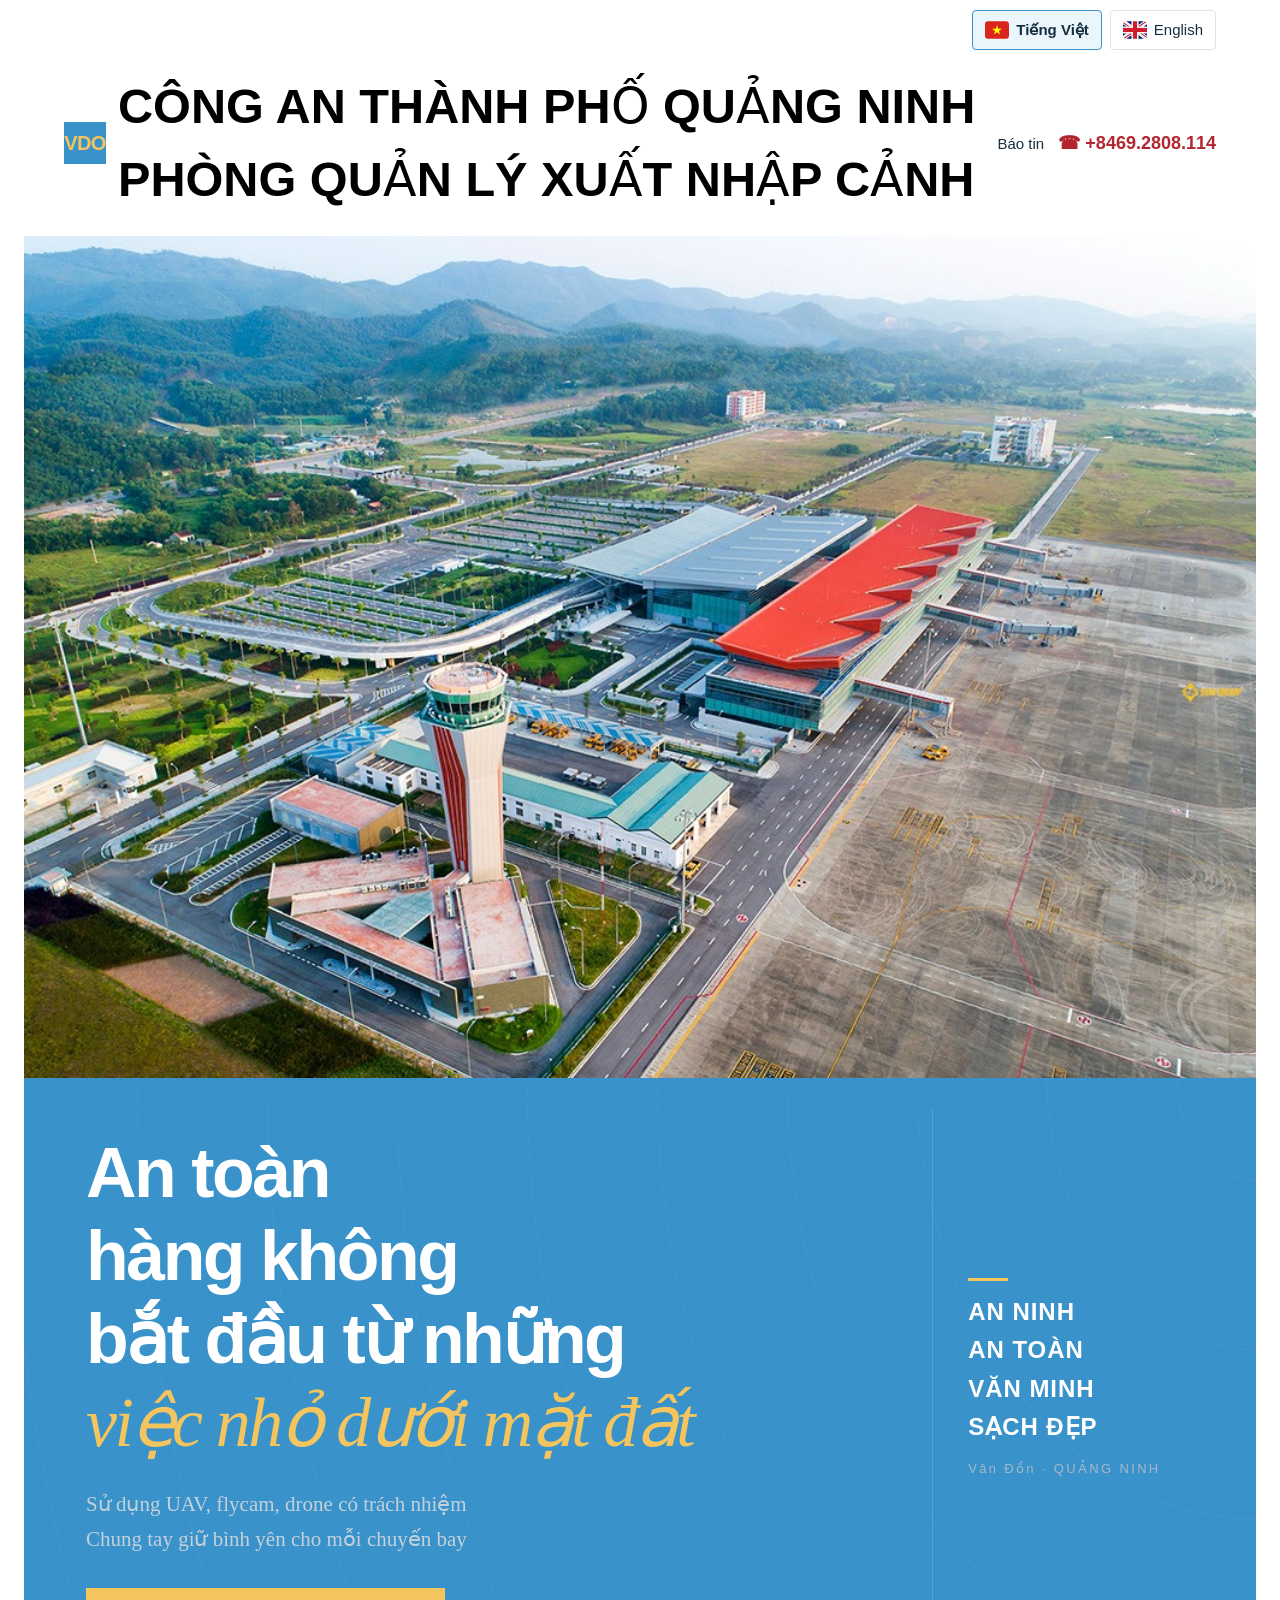
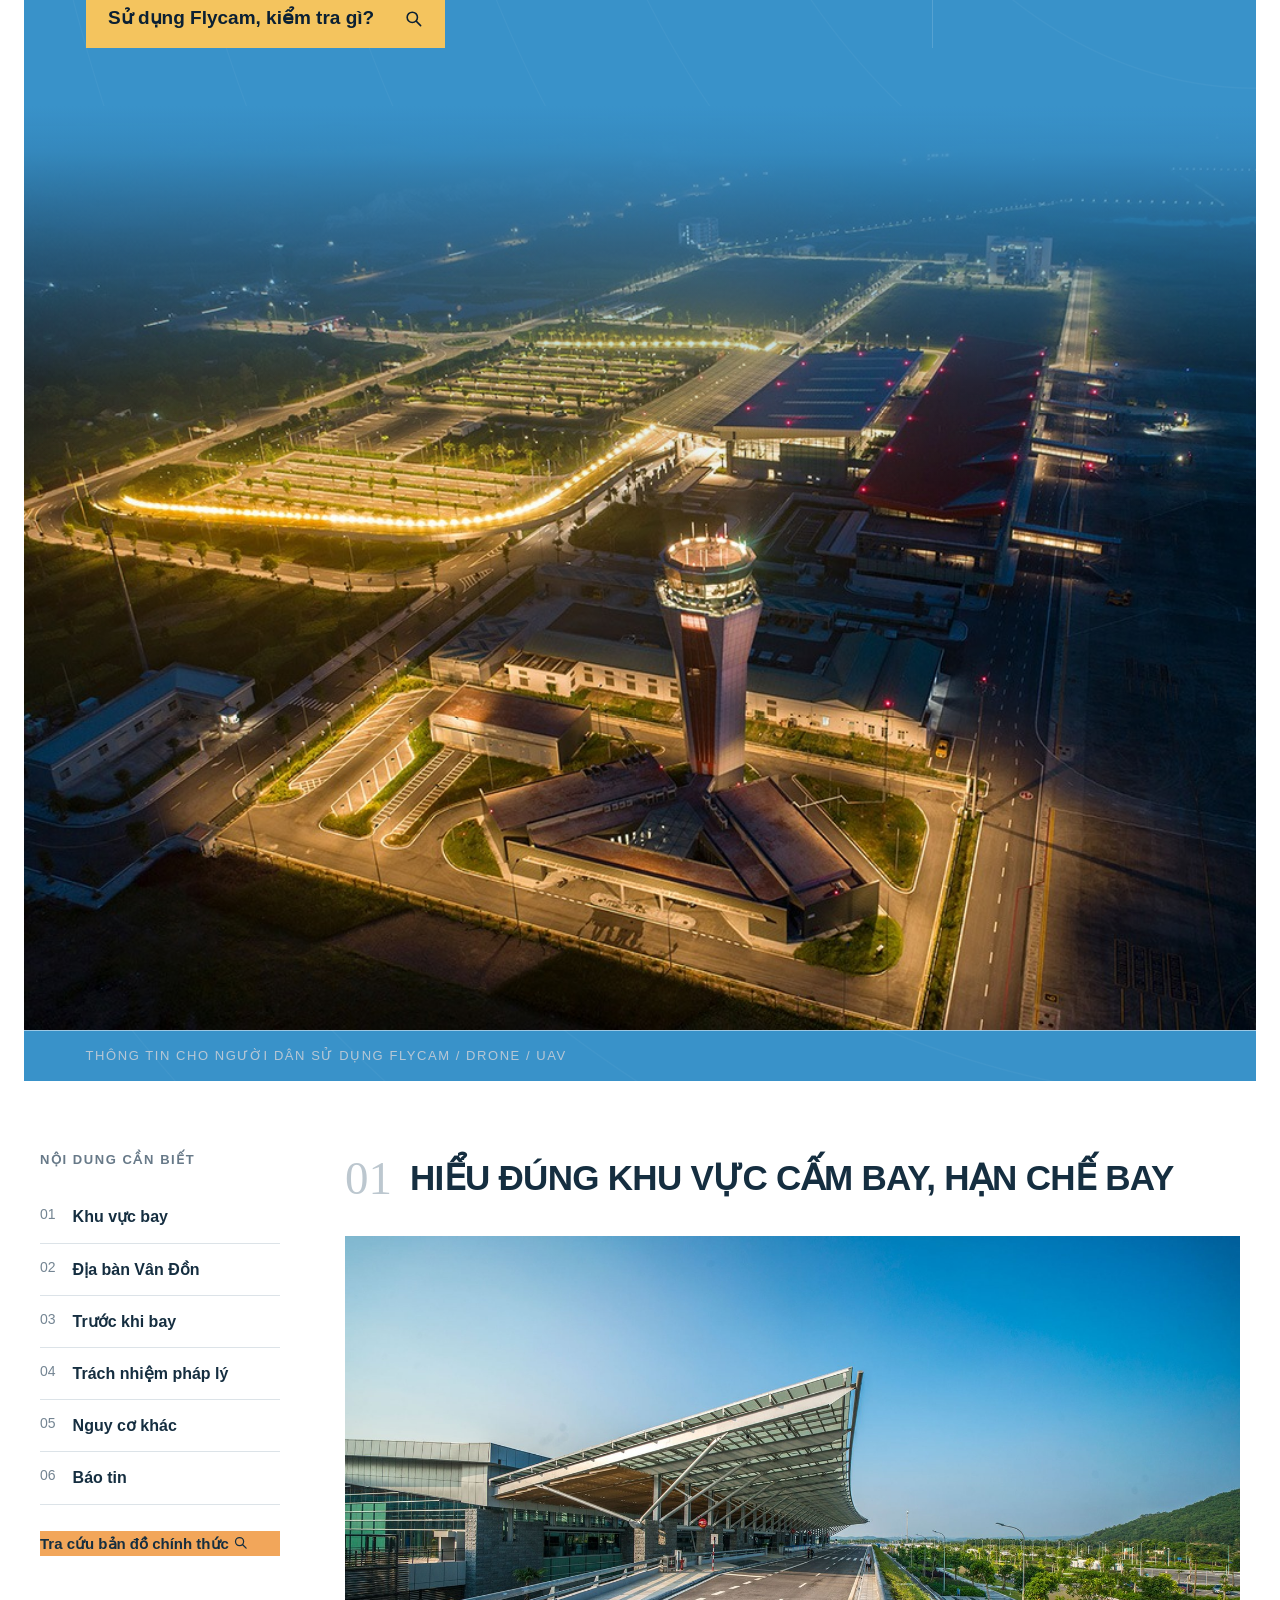
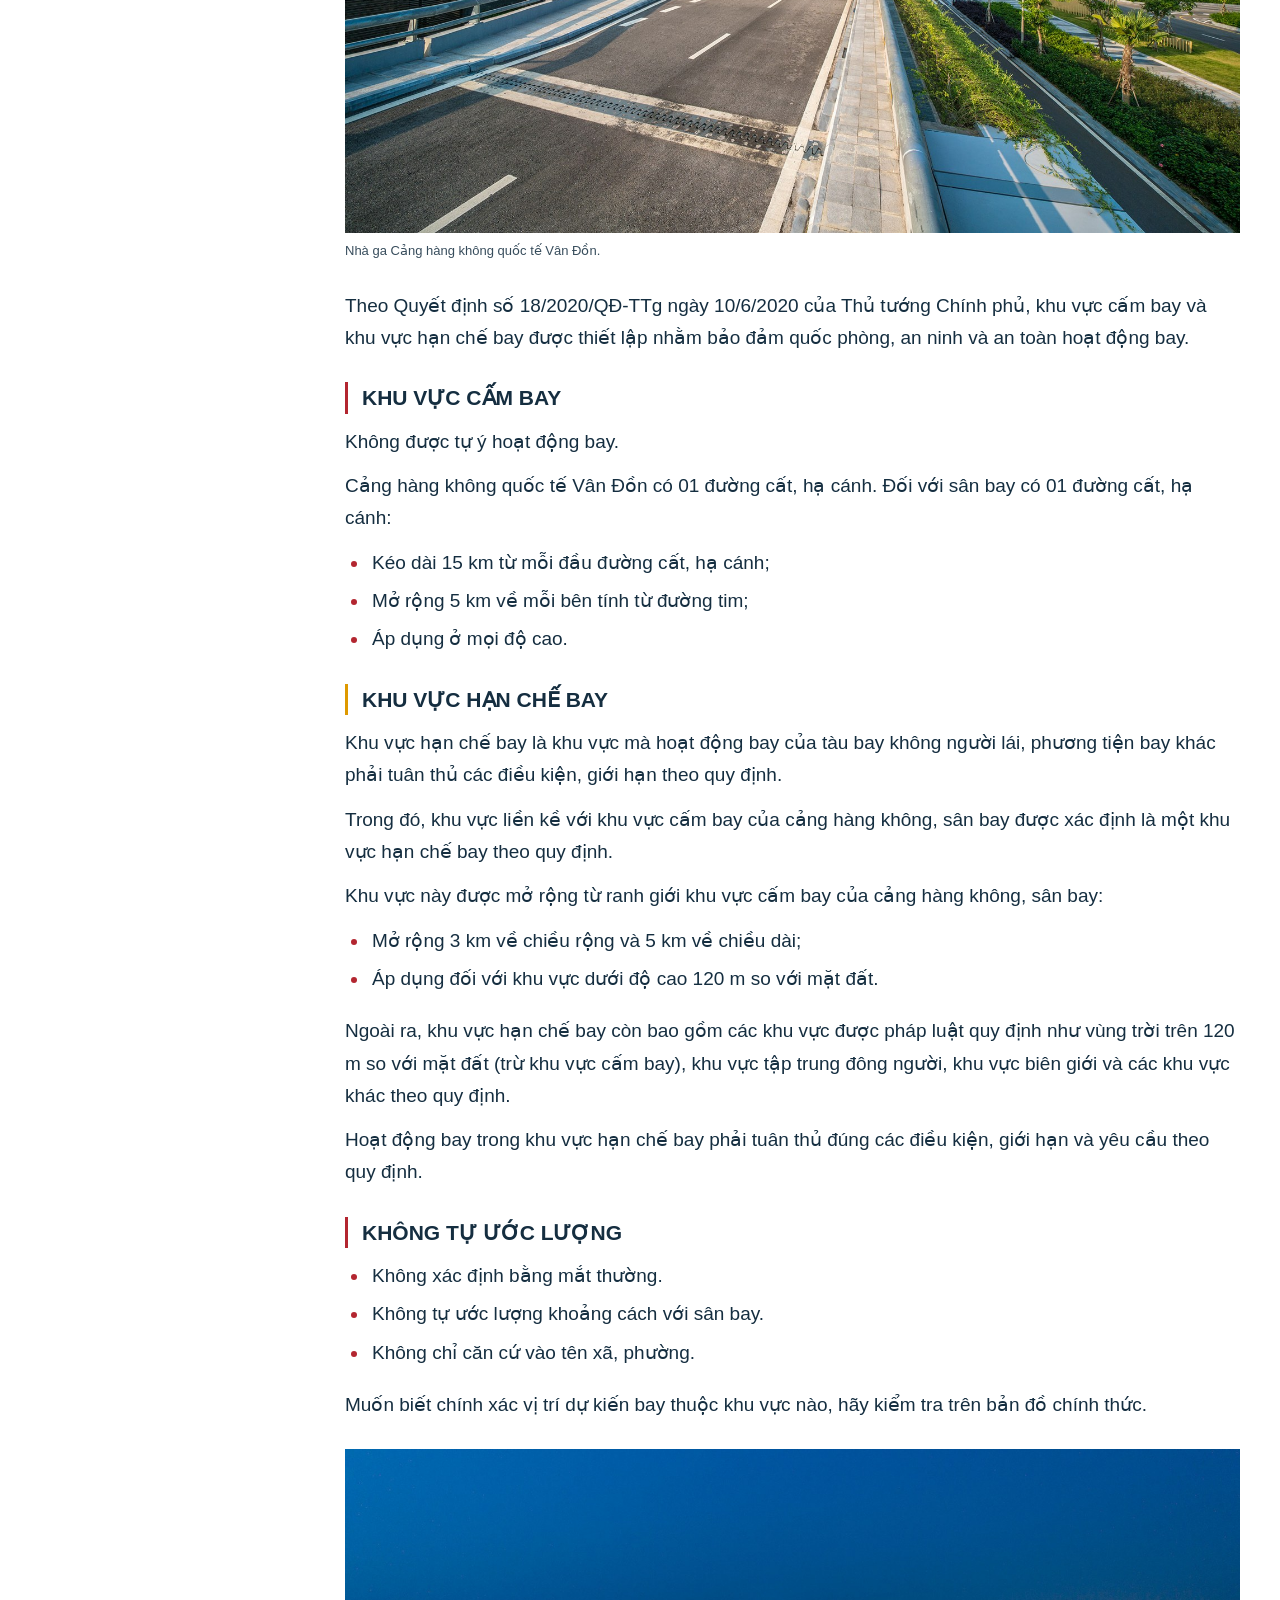
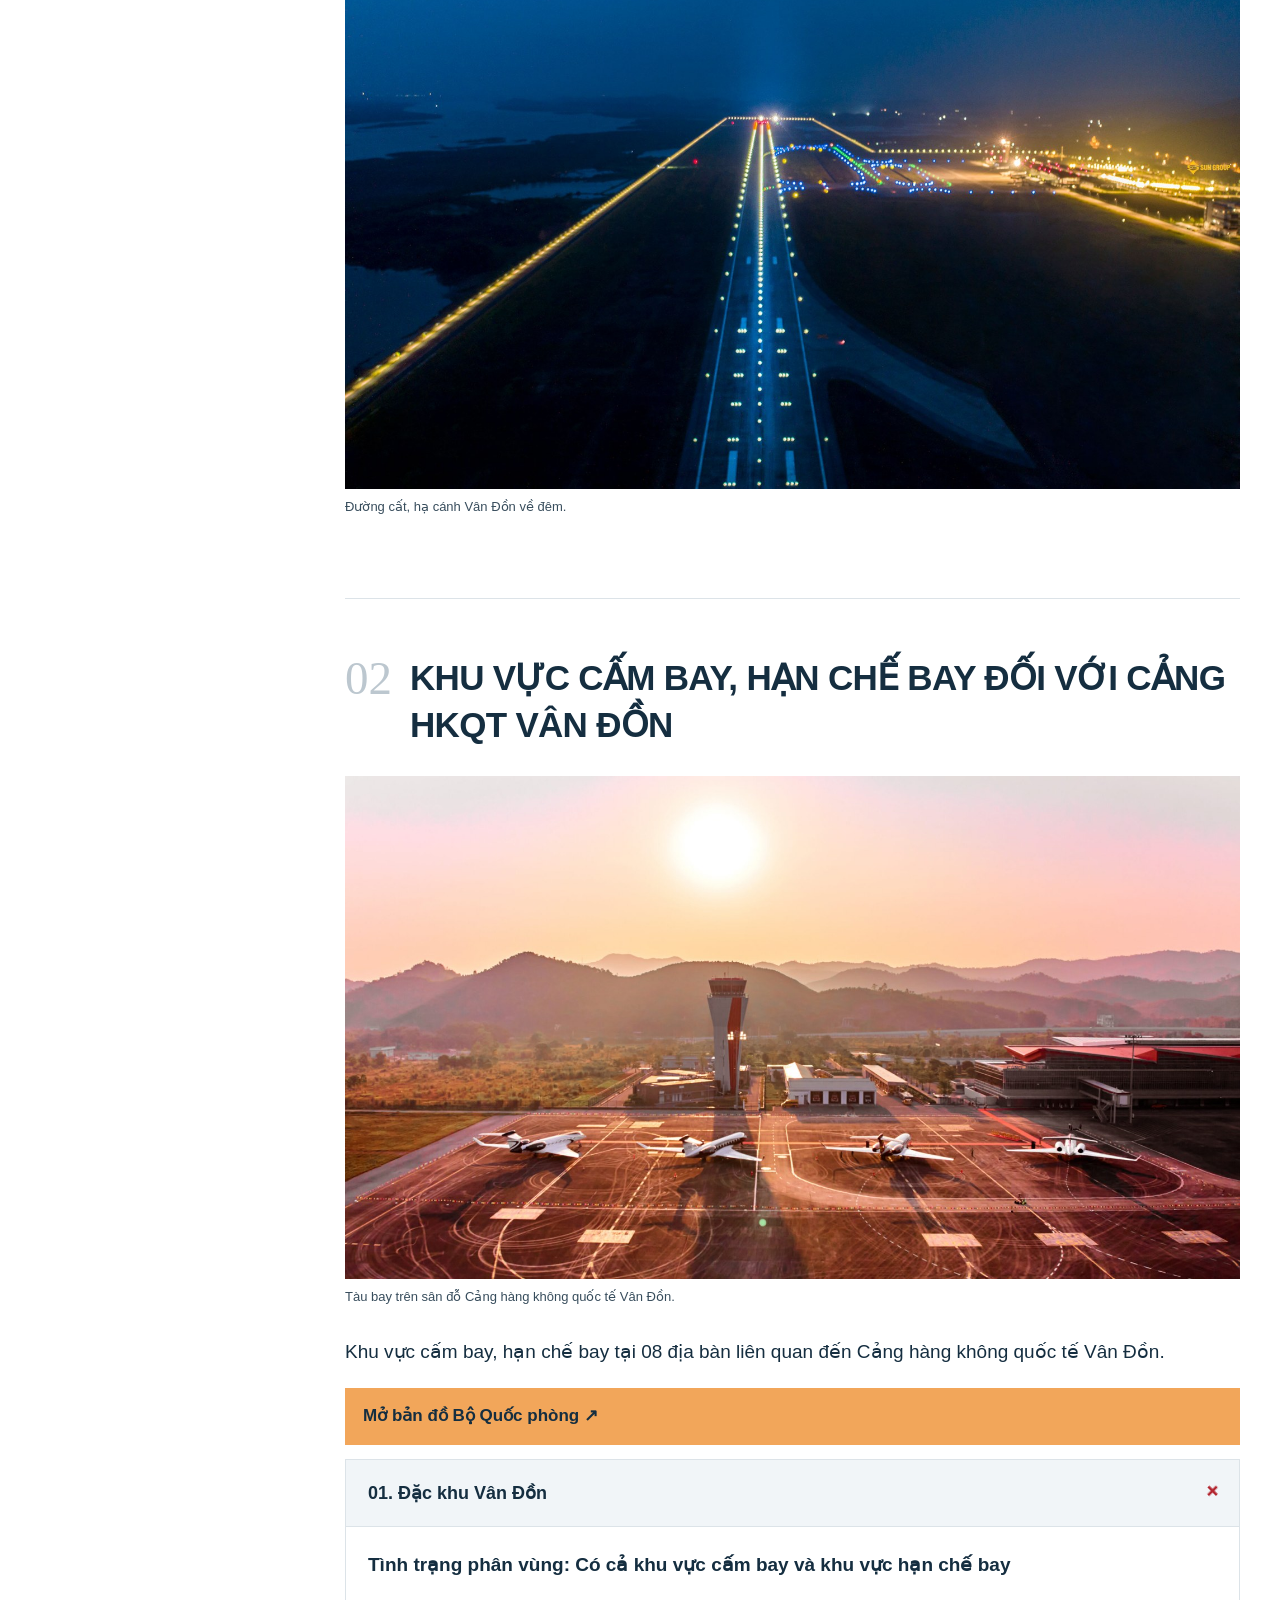
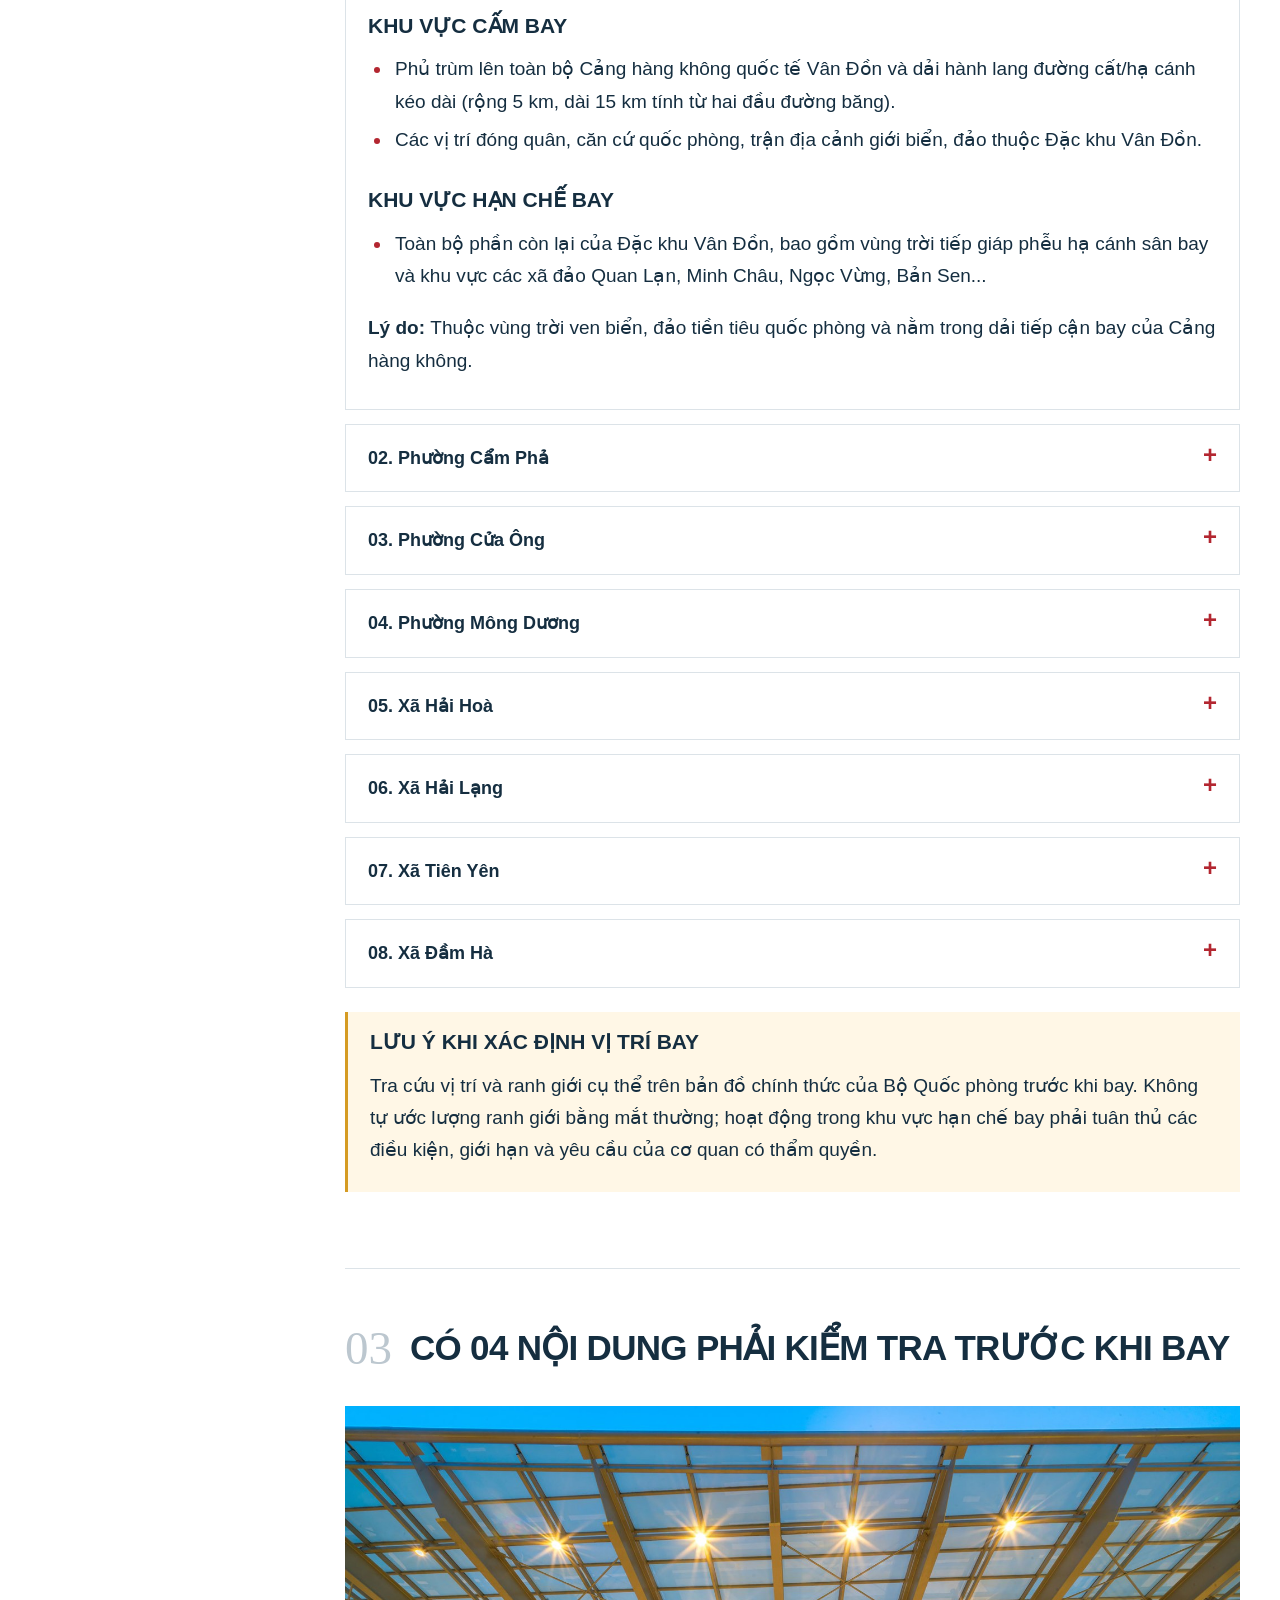
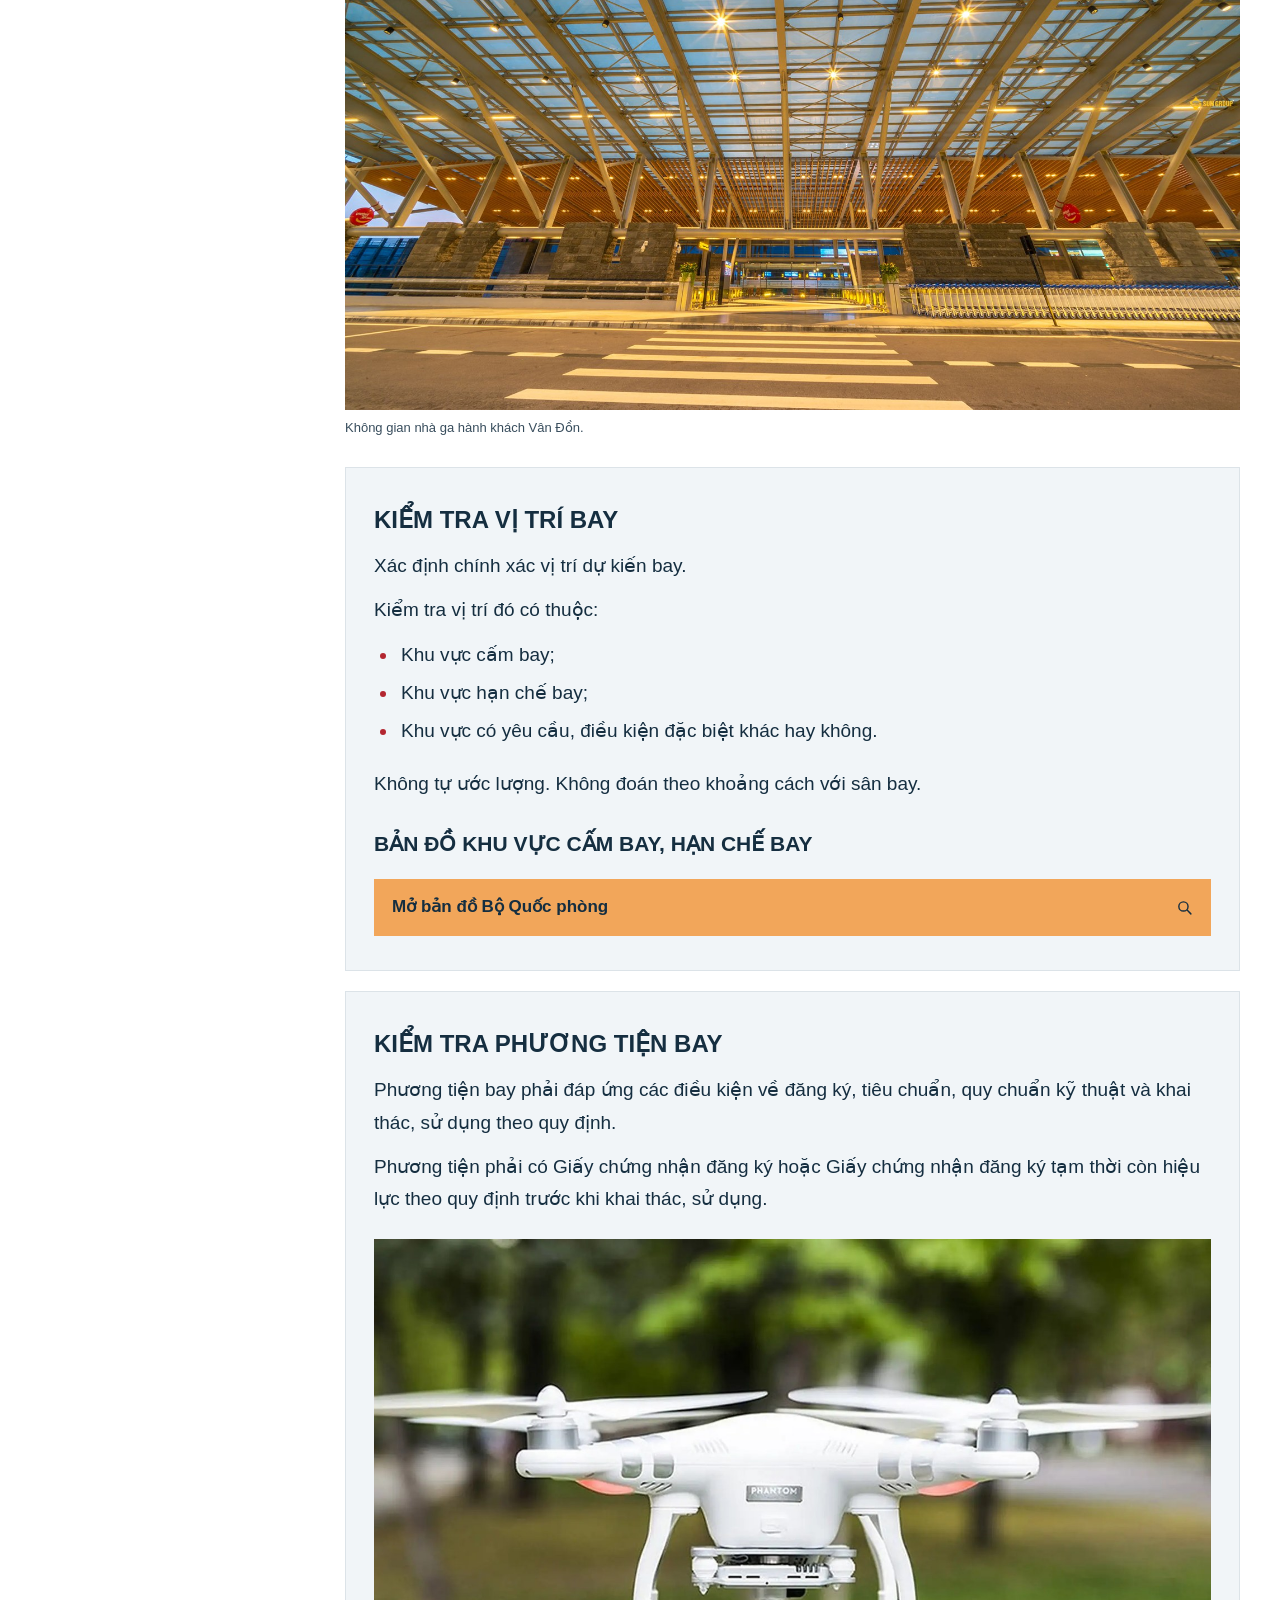
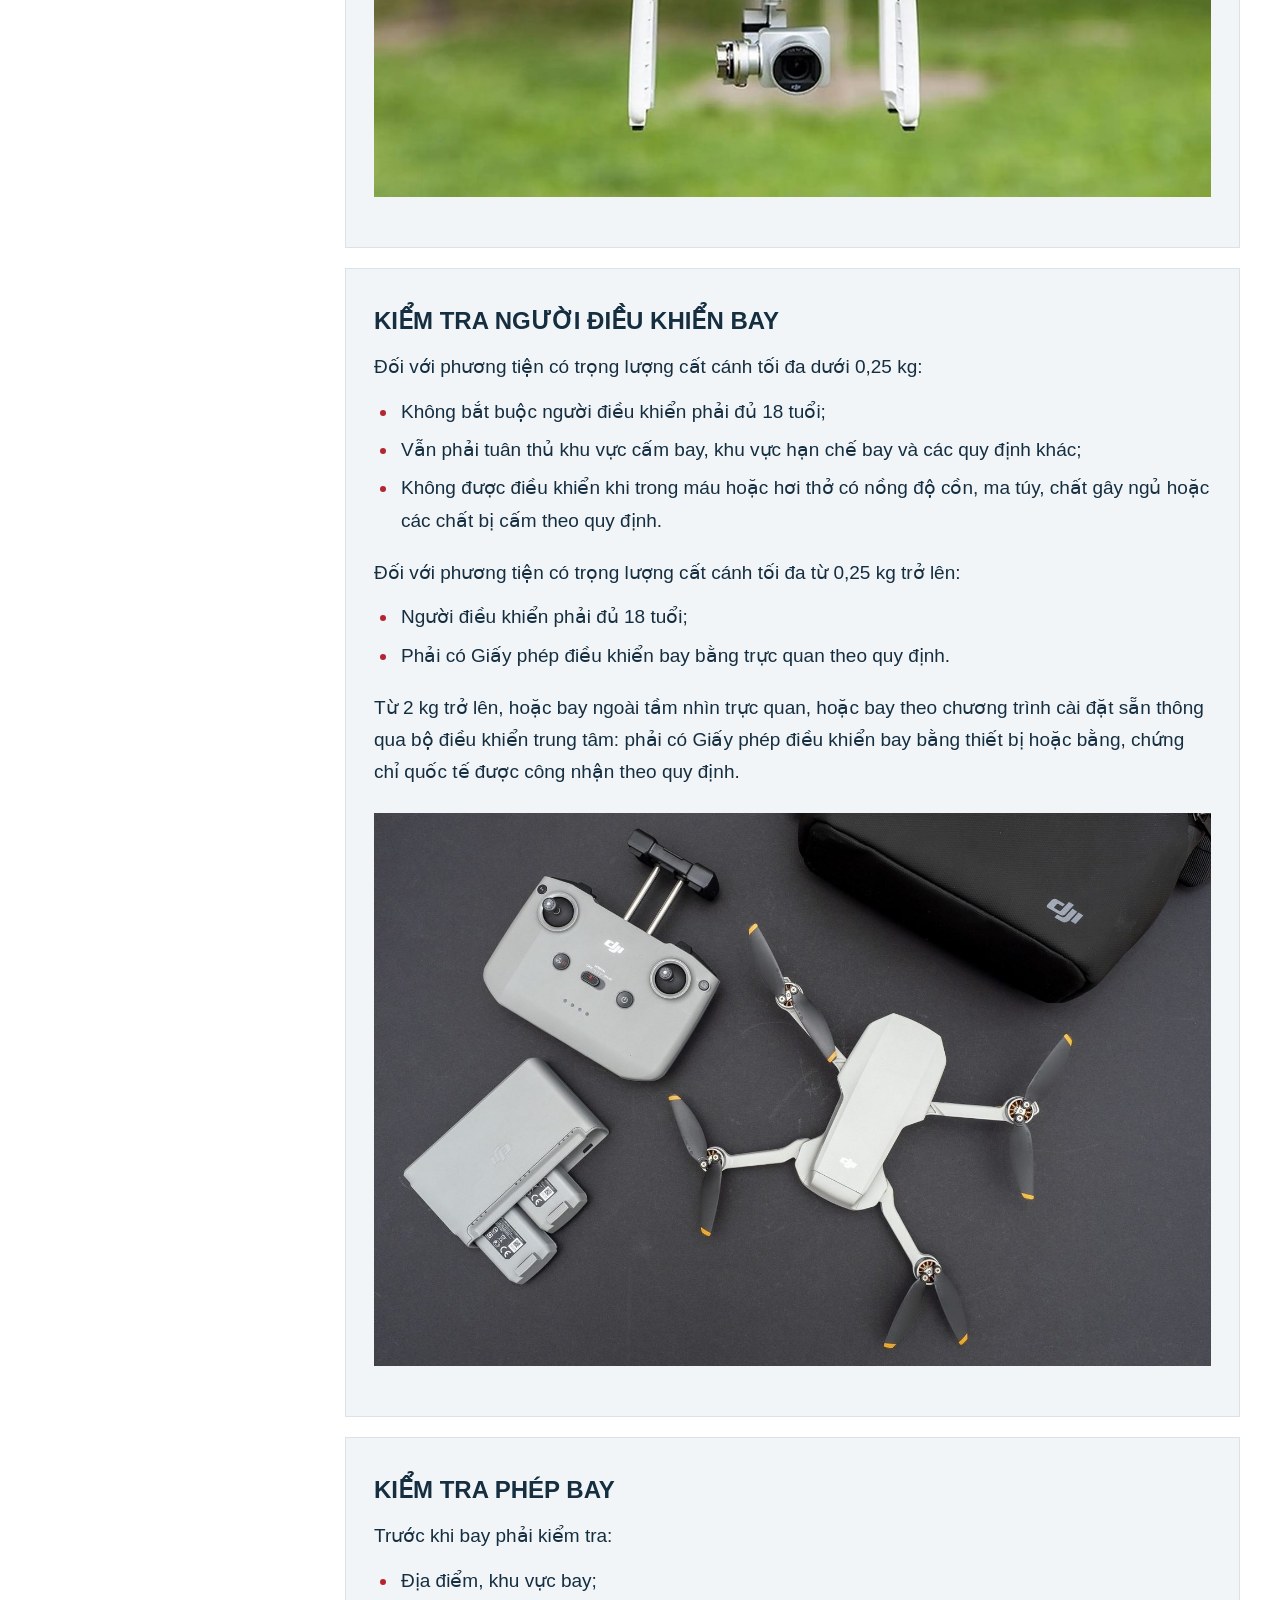
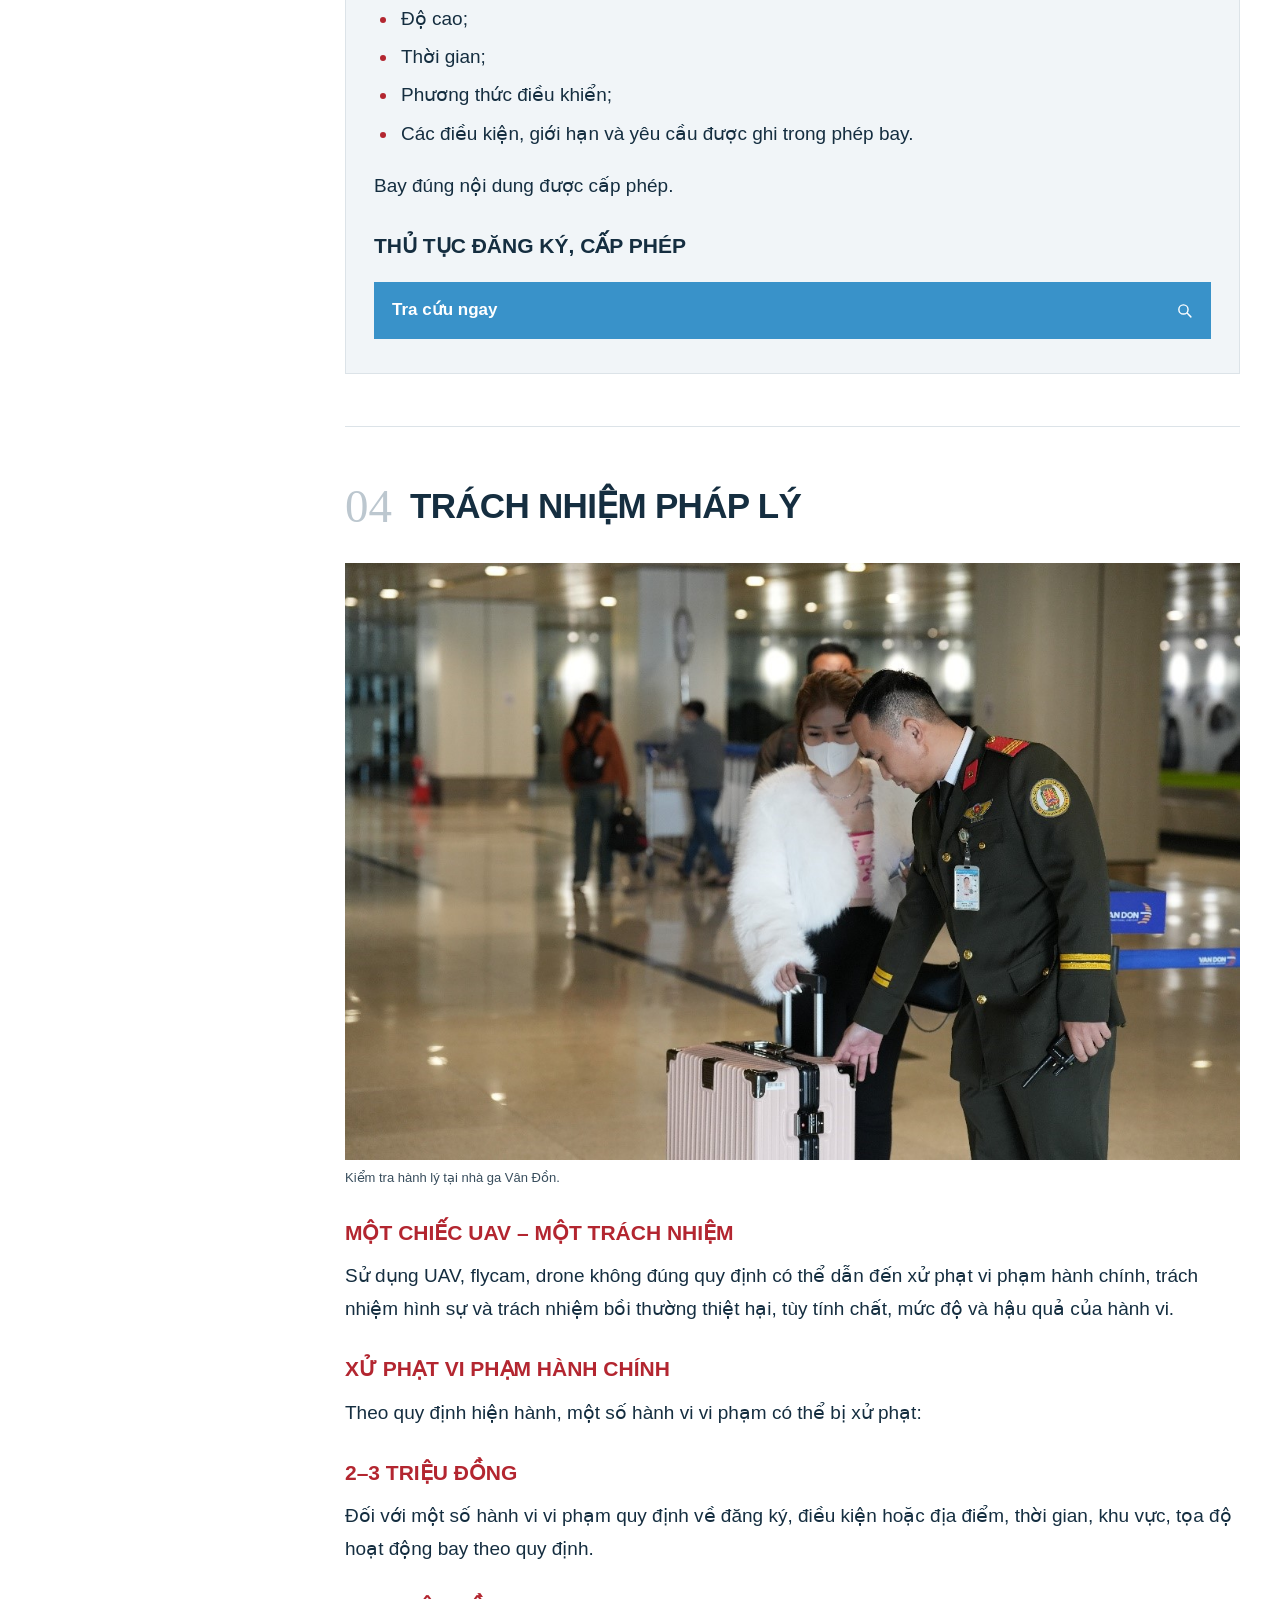
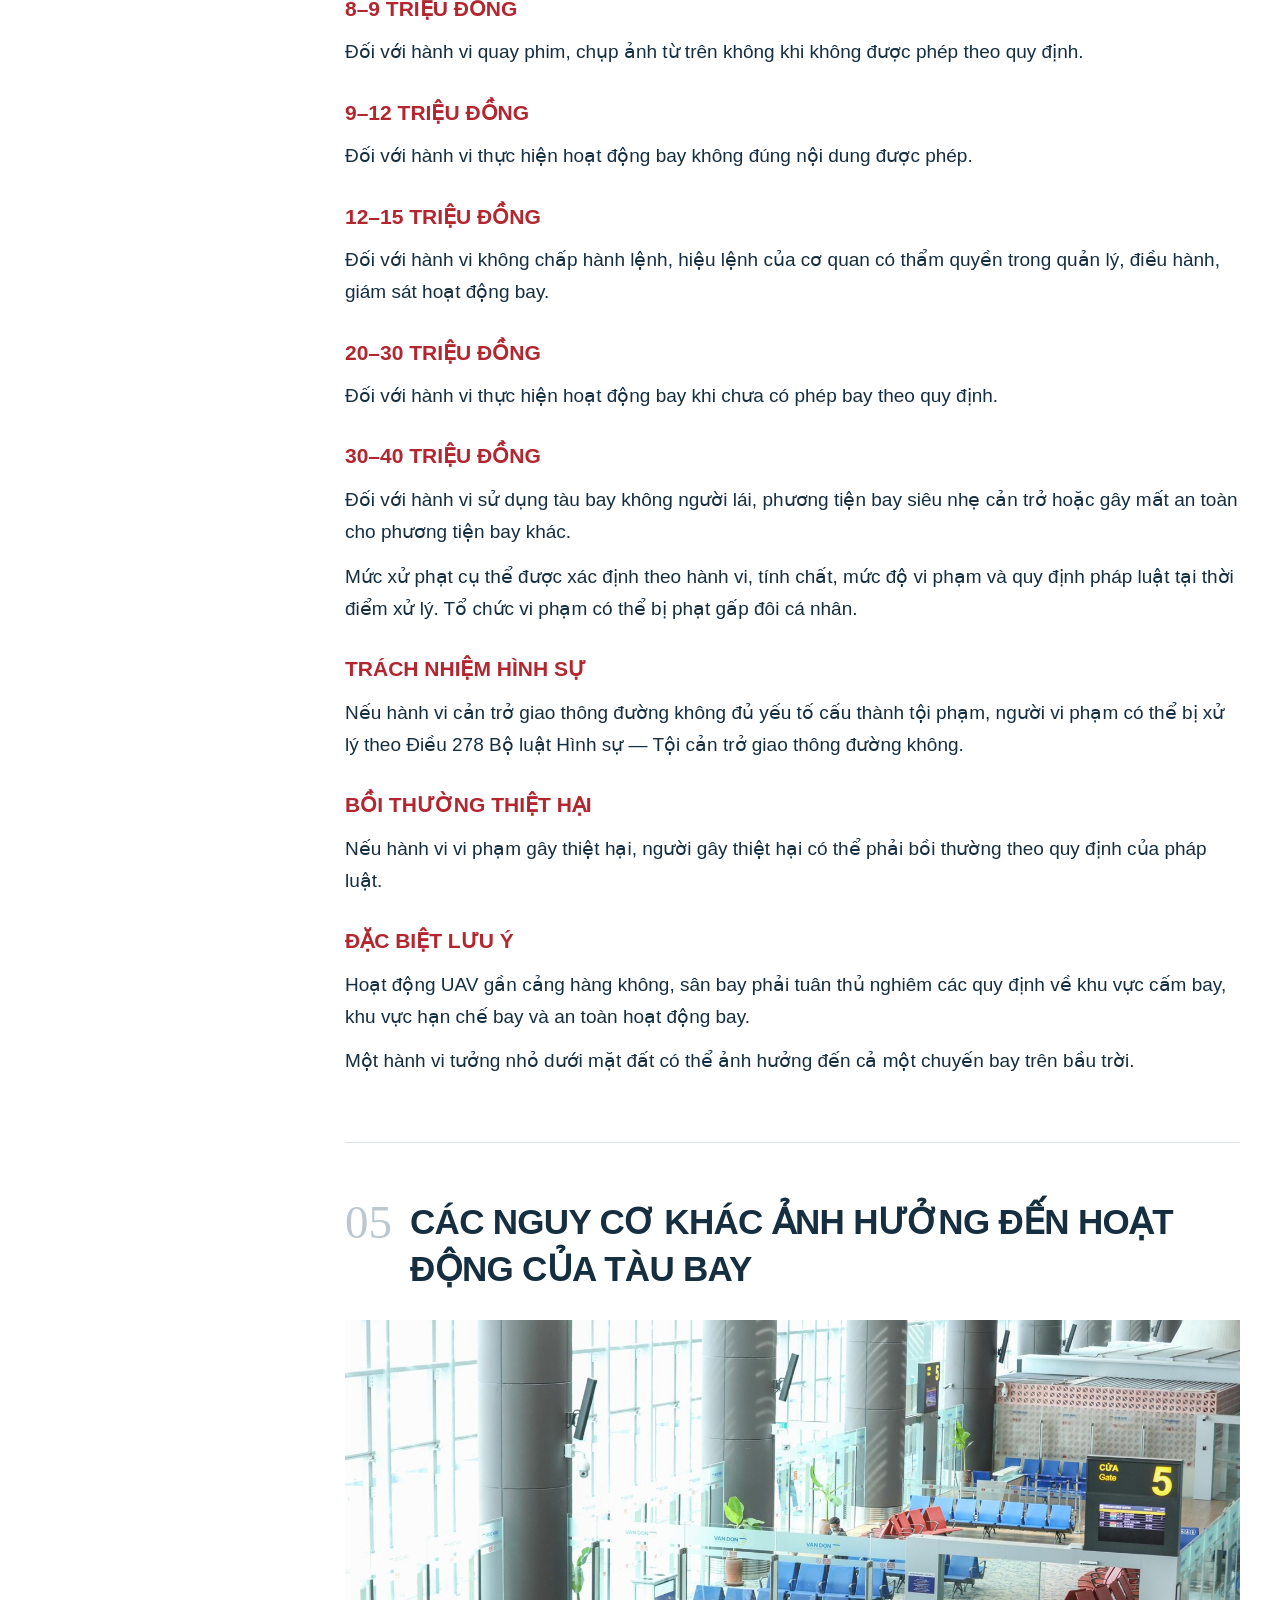
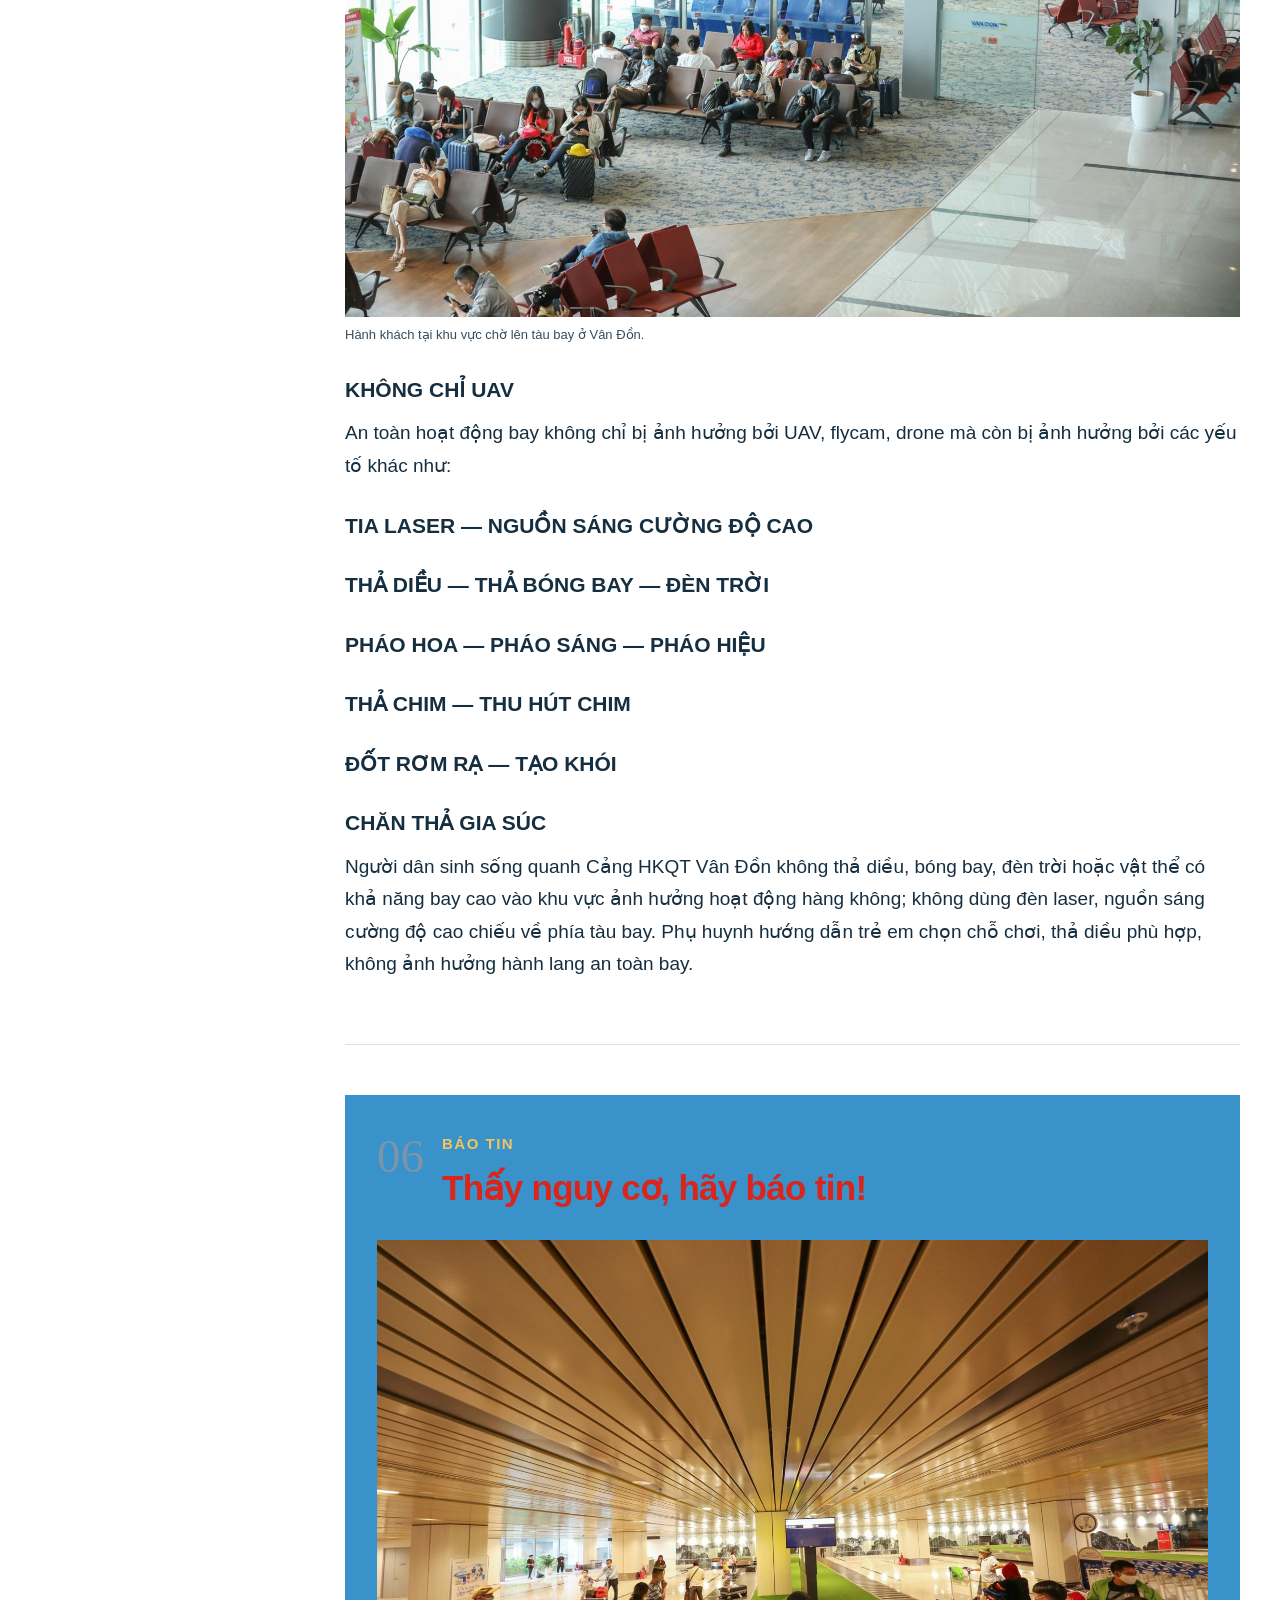
<file: vi.html>
<!doctype html>
<html lang="vi">
<head>
  <meta charset="utf-8">
  <meta name="viewport" content="width=device-width,initial-scale=1">
  <title>Bảo đảm an ninh hàng không — Vân Đồn</title>
  <meta name="description" content="Thông tin về khu vực cấm bay, hạn chế bay, trách nhiệm khi sử dụng UAV và báo tin an toàn hàng không tại Cảng hàng không quốc tế Vân Đồn.">
  <link rel="icon" type="image/svg+xml" href="data:image/svg+xml,%3Csvg xmlns='http://www.w3.org/2000/svg' viewBox='0 0 32 32'%3E%3Crect width='32' height='32' rx='8' fill='%230b2033'/%3E%3Cpath d='M16 5L20 14L28 16L20 19L18 27L14 27L12 19L4 16L12 14Z' fill='%23f4c45e'/%3E%3C/svg%3E">
  <link rel="stylesheet" href="style.css">
  <link rel="alternate" hreflang="vi" href="vi.html">
  <link rel="alternate" hreflang="en" href="en.html">
  <link rel="alternate" hreflang="x-default" href="./">
  <script src="fit-header.js?v=enfit3" defer></script>
</head>
<body>
  <a class="skip" href="#noi-dung">Đến nội dung</a>
  <nav class="language-switch" aria-label="Ngôn ngữ">
    <a href="vi.html" lang="vi" hreflang="vi" aria-current="page"><img src="flag-vn.svg" alt="" width="24" height="24">Tiếng Việt</a>
    <a href="en.html" lang="en" hreflang="en"><img src="flag-gb.svg" alt="" width="24" height="24">English</a>
  </nav>
  <header>
    <a class="brand" href="./">
      <span class="brand-mark">VDO</span>
      <span class="agency-name">CÔNG AN THÀNH PHỐ QUẢNG NINH<small>PHÒNG QUẢN LÝ XUẤT NHẬP CẢNH</small></span>
    </a>
    <a class="header-phone" href="tel:+8469.2808.114">Báo tin <strong><span class="contact-icon" aria-hidden="true">☎&#xfe0e;</span> +8469.2808.114</strong></a>
  </header>
  <main>
    <div class="hero-banner hero-banner-full">
      <img class="hero-banner-photo" src="vandon-day.jpg" alt="Toàn cảnh nhà ga, sân đỗ và đài kiểm soát Cảng hàng không quốc tế Vân Đồn" width="1920" height="1080">
    </div>
    <div class="hero">
      <div class="hero-inner">
        <div class="hero-copy">
          <h1><span>An toàn</span> <span>hàng không</span> <span>bắt đầu từ những</span> <em>việc nhỏ dưới mặt đất</em></h1>
          <p>Sử dụng UAV, flycam, drone có trách nhiệm<br>Chung tay giữ bình yên cho mỗi chuyến bay</p>
          <a class="hero-button" href="#muc-03">Sử dụng Flycam, kiểm tra gì?
            <svg class="map-search-icon" xmlns="http://www.w3.org/2000/svg" viewBox="0 0 24 24" width="18" height="18" fill="none" stroke="currentColor" stroke-width="2" stroke-linecap="round" aria-hidden="true"><circle cx="10.5" cy="10.5" r="6.5"/><path d="m16 16 5 5"/></svg>
          </a>
        </div>
        <div class="hero-side">
          <span class="hero-rule"></span>
          <p>AN NINH<br>AN TOÀN<br>VĂN MINH<br>SẠCH ĐẸP</p>
          <span class="hero-side-foot">Vân Đồn · QUẢNG NINH</span>
        </div>
      </div>
      <div class="hero-sky">
        <img src="vandon-night.jpg" alt="Nhà ga và đài kiểm soát Cảng hàng không quốc tế Vân Đồn về đêm" width="1920" height="1080">
      </div>
      <div class="hero-bottom">
        <span>THÔNG TIN CHO NGƯỜI DÂN SỬ DỤNG FLYCAM / DRONE / UAV</span>
      </div>
    </div>
    <div class="page-layout" id="noi-dung">
      <aside class="navigation">
        <p>NỘI DUNG CẦN BIẾT</p>
        <nav>
          <a href="#muc-01"><span>01</span>Khu vực bay</a>
          <a href="#muc-02"><span>02</span>Địa bàn Vân Đồn</a>
          <a href="#muc-03"><span>03</span>Trước khi bay</a>
          <a href="#muc-04"><span>04</span>Trách nhiệm pháp lý</a>
          <a href="#muc-05"><span>05</span>Nguy cơ khác</a>
          <a href="#muc-06"><span>06</span>Báo tin</a>
        </nav>
        <a class="map-link" href="https://cambay.mod.gov.vn/" target="_blank" rel="noopener">Tra cứu bản đồ chính thức
          <svg class="map-search-icon" xmlns="http://www.w3.org/2000/svg" viewBox="0 0 24 24" width="18" height="18" fill="none" stroke="currentColor" stroke-width="2" stroke-linecap="round" aria-hidden="true"><circle cx="10.5" cy="10.5" r="6.5"/><path d="m16 16 5 5"/></svg>
        </a>
      </aside>
      <div class="content">
        <section id="muc-01" class="section section-1">
                  <div class="section-heading">
                    <span class="section-no">01</span>
                    <div><h2>HIỂU ĐÚNG KHU VỰC CẤM BAY, HẠN CHẾ BAY</h2></div>
                  </div>
                  <div class="section-body">
                    <figure class="airport-photo"><img class="section-photo" src="vandon-terminal.jpg" alt="Nhà ga Cảng hàng không quốc tế Vân Đồn" width="1600" height="1067" loading="lazy"><figcaption>Nhà ga Cảng hàng không quốc tế Vân Đồn.</figcaption></figure>
                    <p>Theo Quyết định số 18/2020/QĐ-TTg ngày 10/6/2020 của Thủ tướng Chính phủ, khu vực cấm bay và khu vực hạn chế bay được thiết lập nhằm bảo đảm quốc phòng, an ninh và an toàn hoạt động bay.</p>
                    <h3>KHU VỰC CẤM BAY</h3>
                    <p>Không được tự ý hoạt động bay.</p>
                    <p>Cảng hàng không quốc tế Vân Đồn có 01 đường cất, hạ cánh. Đối với sân bay có 01 đường cất, hạ cánh:</p>
                    <ul>
                      <li>Kéo dài 15 km từ mỗi đầu đường cất, hạ cánh;</li>
                      <li>Mở rộng 5 km về mỗi bên tính từ đường tim;</li>
                      <li>Áp dụng ở mọi độ cao.</li>
                    </ul>
                    <h3>KHU VỰC HẠN CHẾ BAY</h3>
                    <p>Khu vực hạn chế bay là khu vực mà hoạt động bay của tàu bay không người lái, phương tiện bay khác phải tuân thủ các điều kiện, giới hạn theo quy định.</p>
                    <p>Trong đó, khu vực liền kề với khu vực cấm bay của cảng hàng không, sân bay được xác định là một khu vực hạn chế bay theo quy định.</p>
                    <p>Khu vực này được mở rộng từ ranh giới khu vực cấm bay của cảng hàng không, sân bay:</p>
                    <ul>
                      <li>Mở rộng 3 km về chiều rộng và 5 km về chiều dài;</li>
                      <li>Áp dụng đối với khu vực dưới độ cao 120 m so với mặt đất.</li>
                    </ul>
                    <p>Ngoài ra, khu vực hạn chế bay còn bao gồm các khu vực được pháp luật quy định như vùng trời trên 120 m so với mặt đất (trừ khu vực cấm bay), khu vực tập trung đông người, khu vực biên giới và các khu vực khác theo quy định.</p>
                    <p>Hoạt động bay trong khu vực hạn chế bay phải tuân thủ đúng các điều kiện, giới hạn và yêu cầu theo quy định.</p>
                    <h3>KHÔNG TỰ ƯỚC LƯỢNG</h3>
                    <ul>
                      <li>Không xác định bằng mắt thường.</li>
                      <li>Không tự ước lượng khoảng cách với sân bay.</li>
                      <li>Không chỉ căn cứ vào tên xã, phường.</li>
                    </ul>
                    <p>Muốn biết chính xác vị trí dự kiến bay thuộc khu vực nào, hãy kiểm tra trên bản đồ chính thức.</p>
          
                    <figure class="airport-photo"><img class="section-photo" src="vandon-runway.jpg" alt="Đường cất, hạ cánh Vân Đồn về đêm" width="1600" height="1143" loading="lazy"><figcaption>Đường cất, hạ cánh Vân Đồn về đêm.</figcaption></figure>
                  </div>
                </section>

        <section id="muc-02" class="section section-2">
        <div class="section-heading"><span class="section-no">02</span><div><h2>KHU VỰC CẤM BAY, HẠN CHẾ BAY ĐỐI VỚI CẢNG HKQT VÂN ĐỒN</h2></div></div>
        <div class="section-body"><figure class="airport-photo"><img class="section-photo" src="vandon-apron.jpg" alt="Tàu bay trên sân đỗ Cảng hàng không quốc tế Vân Đồn" width="1600" height="899" loading="lazy"><figcaption>Tàu bay trên sân đỗ Cảng hàng không quốc tế Vân Đồn.</figcaption></figure><p>Khu vực cấm bay, hạn chế bay tại 08 địa bàn liên quan đến Cảng hàng không quốc tế Vân Đồn.</p><a class="action" href="https://cambay.mod.gov.vn/" target="_blank" rel="noopener">Mở bản đồ Bộ Quốc phòng ↗</a>
        <details class="province zone-area" open><summary>01. Đặc khu Vân Đồn<span class="plus">+</span></summary><div><p><strong>Tình trạng phân vùng: Có cả khu vực cấm bay và khu vực hạn chế bay</strong></p><h3>KHU VỰC CẤM BAY</h3><ul><li>Phủ trùm lên toàn bộ Cảng hàng không quốc tế Vân Đồn và dải hành lang đường cất/hạ cánh kéo dài (rộng 5 km, dài 15 km tính từ hai đầu đường băng).</li><li>Các vị trí đóng quân, căn cứ quốc phòng, trận địa cảnh giới biển, đảo thuộc Đặc khu Vân Đồn.</li></ul><h3>KHU VỰC HẠN CHẾ BAY</h3><ul><li>Toàn bộ phần còn lại của Đặc khu Vân Đồn, bao gồm vùng trời tiếp giáp phễu hạ cánh sân bay và khu vực các xã đảo Quan Lạn, Minh Châu, Ngọc Vừng, Bản Sen...</li></ul><p><strong>Lý do: </strong>Thuộc vùng trời ven biển, đảo tiền tiêu quốc phòng và nằm trong dải tiếp cận bay của Cảng hàng không.</p></div></details>
        <details class="province zone-area"><summary>02. Phường Cẩm Phả<span class="plus">+</span></summary><div><p><strong>Tình trạng phân vùng: Hạn chế bay, có điểm cấm bay cục bộ</strong></p><h3>KHU VỰC CẤM BAY</h3><ul><li>Trụ sở Trung tâm Hành chính, Trụ sở Công an, Ban Chỉ huy Quân sự cấp phường/thành phố nằm trên địa bàn.</li><li>Các trạm biến áp, kho vật liệu nổ công nghiệp phục vụ khai thác than.</li></ul><h3>KHU VỰC HẠN CHẾ BAY</h3><ul><li>Chiếm đa số diện tích vùng trời phường Cẩm Phả do nằm trong khu vực đô thị trung tâm, mật độ dân cư cao và có dải hạ tầng giao thông/biển.</li></ul></div></details>
        <details class="province zone-area"><summary>03. Phường Cửa Ông<span class="plus">+</span></summary><div><p><strong>Tình trạng phân vùng: Hạn chế bay và cấm bay cục bộ</strong></p><h3>KHU VỰC CẤM BAY</h3><ul><li>Cảng Cửa Ông và hệ thống kho tàng, bến bãi hạ tầng năng lượng - công nghiệp trọng điểm quốc gia.</li><li>Vùng bảo vệ tích cực quanh Di tích lịch sử Đền Cửa Ông và các điểm quân sự trực chiến trên địa bàn.</li></ul><h3>KHU VỰC HẠN CHẾ BAY</h3><ul><li>Toàn bộ các khu dân cư nội phường và mặt nước biển ven bờ thuộc phường Cửa Ông.</li></ul></div></details>
        <details class="province zone-area"><summary>04. Phường Mông Dương<span class="plus">+</span></summary><div><p><strong>Tình trạng phân vùng: Hạn chế bay, có điểm cấm bay cục bộ</strong></p><h3>KHU VỰC CẤM BAY</h3><ul><li>Khu vực Nhà máy Nhiệt điện Mông Dương 1 &amp; 2 cùng hệ thống trạm biến áp, đường dây truyền tải 500 kV.</li><li>Khu vực khai thác, kho khoáng sản, vật liệu nổ công nghiệp trọng điểm.</li></ul><h3>KHU VỰC HẠN CHẾ BAY</h3><ul><li>Các vùng đồi núi, khu vực khai thác than bề mặt và khu vực dân cư của phường Mông Dương; áp dụng giới hạn độ cao bay dưới 120 m.</li></ul></div></details>
        <details class="province zone-area"><summary>05. Xã Hải Hoà<span class="plus">+</span></summary><div><p><strong>Tình trạng phân vùng: Khu vực hạn chế bay biên giới, cấm bay cục bộ tại mục tiêu</strong></p><h3>KHU VỰC CẤM BAY</h3><ul><li>Các đồn, trạm biên phòng, trận địa phòng thủ và khu vực vành đai biên giới sát đường biên.</li></ul><h3>KHU VỰC HẠN CHẾ BAY</h3><ul><li>Phủ trùm toàn bộ xã Hải Hoà do nằm trọn trong dải hạn chế bay biên giới 25.000 m tính từ đường biên giới quốc gia Việt Nam - Trung Quốc.</li></ul></div></details>
        <details class="province zone-area"><summary>06. Xã Hải Lạng<span class="plus">+</span></summary><div><p><strong>Tình trạng phân vùng: Khu vực hạn chế bay, có dải cấm bay hành lang</strong></p><h3>KHU VỰC CẤM BAY</h3><ul><li>Các công trình quốc phòng địa phương, trận địa diễn tập và các nút giao thông hạ tầng trọng điểm cắt qua địa bàn.</li></ul><h3>KHU VỰC HẠN CHẾ BAY</h3><ul><li>Toàn bộ địa giới xã Hải Lạng thuộc khu vực hạn chế bay do nằm trong hành lang an toàn bay ven biển và dải ảnh hưởng biên giới mở rộng.</li></ul></div></details>
        <details class="province zone-area"><summary>07. Xã Tiên Yên<span class="plus">+</span></summary><div><p><strong>Tình trạng phân vùng: Khu vực hạn chế bay</strong></p><h3>KHU VỰC CẤM BAY</h3><ul><li>Trụ sở cơ quan chính quyền xã, Ban Chỉ huy Quân sự, Công an xã và các điểm đóng quân của lực lượng vũ trang.</li></ul><h3>KHU VỰC HẠN CHẾ BAY</h3><ul><li>Phủ rộng trên toàn bộ vùng trời xã Tiên Yên do nằm trong dải bán kính 25 km tính từ đường biên giới và là khu vực đô thị/trung tâm giao thông kết nối liên huyện.</li></ul></div></details>
        <details class="province zone-area"><summary>08. Xã Đầm Hà<span class="plus">+</span></summary><div><p><strong>Tình trạng phân vùng: Khu vực hạn chế bay biên giới, cấm bay cục bộ</strong></p><h3>KHU VỰC CẤM BAY</h3><ul><li>Khu vực trụ sở chính quyền, trạm đài viễn thông an ninh - quốc phòng và các căn cứ/kho tàng quân sự trên địa bàn xã.</li></ul><h3>KHU VỰC HẠN CHẾ BAY</h3><ul><li>Chiếm diện tích đa số của xã Đầm Hà do địa giới nằm hoàn toàn trong vùng hạn chế bay biên giới, phạm vi 25 km từ đường biên giới trở vào nội địa.</li></ul></div></details>
        <aside class="notice"><h3>LƯU Ý KHI XÁC ĐỊNH VỊ TRÍ BAY</h3><p>Tra cứu vị trí và ranh giới cụ thể trên bản đồ chính thức của Bộ Quốc phòng trước khi bay. Không tự ước lượng ranh giới bằng mắt thường; hoạt động trong khu vực hạn chế bay phải tuân thủ các điều kiện, giới hạn và yêu cầu của cơ quan có thẩm quyền.</p></aside></div>
        </section>

        <section id="muc-03" class="section section-3">
                  <div class="section-heading">
                    <span class="section-no">03</span>
                    <div><h2>CÓ 04 NỘI DUNG PHẢI KIỂM TRA TRƯỚC KHI BAY</h2></div>
                  </div>
                  <div class="section-body">
                    <figure class="airport-photo"><img class="section-photo" src="vandon-arrivals.jpg" alt="Không gian nhà ga hành khách Vân Đồn" width="1600" height="1080" loading="lazy"><figcaption>Không gian nhà ga hành khách Vân Đồn.</figcaption></figure>
                    <div class="checks">
                      <article class="check">
                        <h3>KIỂM TRA VỊ TRÍ BAY</h3>
                        <p>Xác định chính xác vị trí dự kiến bay.</p>
                        <p>Kiểm tra vị trí đó có thuộc:</p>
                        <ul>
                          <li>Khu vực cấm bay;</li>
                          <li>Khu vực hạn chế bay;</li>
                          <li>Khu vực có yêu cầu, điều kiện đặc biệt khác hay không.</li>
                        </ul>
                        <p>Không tự ước lượng. Không đoán theo khoảng cách với sân bay.</p>
                        <h3>BẢN ĐỒ KHU VỰC CẤM BAY, HẠN CHẾ BAY</h3>
                        <a class="action" href="https://cambay.mod.gov.vn/" target="_blank" rel="noopener">Mở bản đồ Bộ Quốc phòng
                          <svg class="map-search-icon" xmlns="http://www.w3.org/2000/svg" viewBox="0 0 24 24" width="18" height="18" fill="none" stroke="currentColor" stroke-width="2" stroke-linecap="round" aria-hidden="true"><circle cx="10.5" cy="10.5" r="6.5"/><path d="m16 16 5 5"/></svg>
                        </a>
                      </article>
                      <article class="check">
                        <h3>KIỂM TRA PHƯƠNG TIỆN BAY</h3>
                        <p>Phương tiện bay phải đáp ứng các điều kiện về đăng ký, tiêu chuẩn, quy chuẩn kỹ thuật và khai thác, sử dụng theo quy định.</p>
                        <p>Phương tiện phải có Giấy chứng nhận đăng ký hoặc Giấy chứng nhận đăng ký tạm thời còn hiệu lực theo quy định trước khi khai thác, sử dụng.</p>
                        <img class="section-photo" src="flycam-air.jpg" alt="Flycam, drone đang bay — kiểm tra phương tiện trước khi sử dụng" width="1600" height="900" loading="lazy">
                      </article>
                      <article class="check">
                        <h3>KIỂM TRA NGƯỜI ĐIỀU KHIỂN BAY</h3>
                        <p>Đối với phương tiện có trọng lượng cất cánh tối đa dưới 0,25 kg:</p>
                        <ul>
                          <li>Không bắt buộc người điều khiển phải đủ 18 tuổi;</li>
                          <li>Vẫn phải tuân thủ khu vực cấm bay, khu vực hạn chế bay và các quy định khác;</li>
                          <li>Không được điều khiển khi trong máu hoặc hơi thở có nồng độ cồn, ma túy, chất gây ngủ hoặc các chất bị cấm theo quy định.</li>
                        </ul>
                        <p>Đối với phương tiện có trọng lượng cất cánh tối đa từ 0,25 kg trở lên:</p>
                        <ul>
                          <li>Người điều khiển phải đủ 18 tuổi;</li>
                          <li>Phải có Giấy phép điều khiển bay bằng trực quan theo quy định.</li>
                        </ul>
                        <p>Từ 2 kg trở lên, hoặc bay ngoài tầm nhìn trực quan, hoặc bay theo chương trình cài đặt sẵn thông qua bộ điều khiển trung tâm: phải có Giấy phép điều khiển bay bằng thiết bị hoặc bằng, chứng chỉ quốc tế được công nhận theo quy định.</p>
                        <img class="section-photo" src="flycam-kit.jpg" alt="Flycam, bộ điều khiển và pin — kiểm tra người điều khiển và phương tiện trước khi bay" width="1600" height="900" loading="lazy">
                      </article>
                      <article class="check">
                        <h3>KIỂM TRA PHÉP BAY</h3>
                        <p>Trước khi bay phải kiểm tra:</p>
                        <ul>
                          <li>Địa điểm, khu vực bay;</li>
                          <li>Độ cao;</li>
                          <li>Thời gian;</li>
                          <li>Phương thức điều khiển;</li>
                          <li>Các điều kiện, giới hạn và yêu cầu được ghi trong phép bay.</li>
                        </ul>
                        <p>Bay đúng nội dung được cấp phép.</p>
                        <h3>THỦ TỤC ĐĂNG KÝ, CẤP PHÉP</h3>
                        <a class="action" href="https://dichvucong.mod.gov.vn/web/bo-quoc-phong/thu-tuc-hanh-chinh#/thu-tuc-hanh-chinh/5377" target="_blank" rel="noopener">Tra cứu ngay
                          <svg class="map-search-icon" xmlns="http://www.w3.org/2000/svg" viewBox="0 0 24 24" width="18" height="18" fill="none" stroke="currentColor" stroke-width="2" stroke-linecap="round" aria-hidden="true"><circle cx="10.5" cy="10.5" r="6.5"/><path d="m16 16 5 5"/></svg>
                        </a>
                      </article>
                    </div>
                  </div>
                </section>

        <section id="muc-04" class="section section-4">
                  <div class="section-heading">
                    <span class="section-no">04</span>
                    <div><h2>TRÁCH NHIỆM PHÁP LÝ</h2></div>
                  </div>
                  <div class="section-body">
                    <figure class="airport-photo"><img class="section-photo" src="vandon-security.jpg" alt="Kiểm tra hành lý tại nhà ga Vân Đồn" width="1140" height="760" loading="lazy"><figcaption>Kiểm tra hành lý tại nhà ga Vân Đồn.</figcaption></figure>
                    <h3>MỘT CHIẾC UAV – MỘT TRÁCH NHIỆM</h3>
                    <p>Sử dụng UAV, flycam, drone không đúng quy định có thể dẫn đến xử phạt vi phạm hành chính, trách nhiệm hình sự và trách nhiệm bồi thường thiệt hại, tùy tính chất, mức độ và hậu quả của hành vi.</p>
                    <h3>XỬ PHẠT VI PHẠM HÀNH CHÍNH</h3>
                    <p>Theo quy định hiện hành, một số hành vi vi phạm có thể bị xử phạt:</p>
                    <h3>2–3 TRIỆU ĐỒNG</h3>
                    <p>Đối với một số hành vi vi phạm quy định về đăng ký, điều kiện hoặc địa điểm, thời gian, khu vực, tọa độ hoạt động bay theo quy định.</p>
                    <h3>8–9 TRIỆU ĐỒNG</h3>
                    <p>Đối với hành vi quay phim, chụp ảnh từ trên không khi không được phép theo quy định.</p>
                    <h3>9–12 TRIỆU ĐỒNG</h3>
                    <p>Đối với hành vi thực hiện hoạt động bay không đúng nội dung được phép.</p>
                    <h3>12–15 TRIỆU ĐỒNG</h3>
                    <p>Đối với hành vi không chấp hành lệnh, hiệu lệnh của cơ quan có thẩm quyền trong quản lý, điều hành, giám sát hoạt động bay.</p>
                    <h3>20–30 TRIỆU ĐỒNG</h3>
                    <p>Đối với hành vi thực hiện hoạt động bay khi chưa có phép bay theo quy định.</p>
                    <h3>30–40 TRIỆU ĐỒNG</h3>
                    <p>Đối với hành vi sử dụng tàu bay không người lái, phương tiện bay siêu nhẹ cản trở hoặc gây mất an toàn cho phương tiện bay khác.</p>
                    <p>Mức xử phạt cụ thể được xác định theo hành vi, tính chất, mức độ vi phạm và quy định pháp luật tại thời điểm xử lý. Tổ chức vi phạm có thể bị phạt gấp đôi cá nhân.</p>
                    <h3>TRÁCH NHIỆM HÌNH SỰ</h3>
                    <p>Nếu hành vi cản trở giao thông đường không đủ yếu tố cấu thành tội phạm, người vi phạm có thể bị xử lý theo Điều 278 Bộ luật Hình sự — Tội cản trở giao thông đường không.</p>
                    <h3>BỒI THƯỜNG THIỆT HẠI</h3>
                    <p>Nếu hành vi vi phạm gây thiệt hại, người gây thiệt hại có thể phải bồi thường theo quy định của pháp luật.</p>
                    <h3>ĐẶC BIỆT LƯU Ý</h3>
                    <p>Hoạt động UAV gần cảng hàng không, sân bay phải tuân thủ nghiêm các quy định về khu vực cấm bay, khu vực hạn chế bay và an toàn hoạt động bay.</p>
                    <p>Một hành vi tưởng nhỏ dưới mặt đất có thể ảnh hưởng đến cả một chuyến bay trên bầu trời.</p>
                  </div>
                </section>

        <section id="muc-05" class="section section-5">
                  <div class="section-heading">
                    <span class="section-no">05</span>
                    <div><h2>CÁC NGUY CƠ KHÁC ẢNH HƯỞNG ĐẾN HOẠT ĐỘNG CỦA TÀU BAY</h2></div>
                  </div>
                  <div class="section-body">
                    <figure class="airport-photo"><img class="section-photo" src="vandon-aircraft-1.jpg" alt="Hành khách tại khu vực chờ lên tàu bay ở Vân Đồn" width="1600" height="1067" loading="lazy"><figcaption>Hành khách tại khu vực chờ lên tàu bay ở Vân Đồn.</figcaption></figure>
                    <h3>KHÔNG CHỈ UAV</h3>
                    <p>An toàn hoạt động bay không chỉ bị ảnh hưởng bởi UAV, flycam, drone mà còn bị ảnh hưởng bởi các yếu tố khác như:</p>
                    <h3>TIA LASER — NGUỒN SÁNG CƯỜNG ĐỘ CAO</h3>
                    <h3>THẢ DIỀU — THẢ BÓNG BAY — ĐÈN TRỜI</h3>
                    <h3>PHÁO HOA — PHÁO SÁNG — PHÁO HIỆU</h3>
                    <h3>THẢ CHIM — THU HÚT CHIM</h3>
                    <h3>ĐỐT RƠM RẠ — TẠO KHÓI</h3>
                    <h3>CHĂN THẢ GIA SÚC</h3>
                    <p>Người dân sinh sống quanh Cảng HKQT Vân Đồn không thả diều, bóng bay, đèn trời hoặc vật thể có khả năng bay cao vào khu vực ảnh hưởng hoạt động hàng không; không dùng đèn laser, nguồn sáng cường độ cao chiếu về phía tàu bay. Phụ huynh hướng dẫn trẻ em chọn chỗ chơi, thả diều phù hợp, không ảnh hưởng hành lang an toàn bay.</p>
                  </div>
                </section>

        <section id="muc-06" class="section section-6">
                  <div class="section-heading">
                    <span class="section-no">06</span>
                    <div>
                      <span class="eyebrow">Báo tin</span>
                      <h2>Thấy nguy cơ, hãy báo tin!</h2>
                    </div>
                  </div>
                  <div class="section-body">
                    <figure class="airport-photo"><img class="section-photo" src="vandon-aircraft-2.jpg" alt="Khu nhận hành lý tại nhà ga Vân Đồn" width="1600" height="1067" loading="lazy"><figcaption>Khu nhận hành lý tại nhà ga Vân Đồn.</figcaption></figure>
                    <p>Khi phát hiện UAV, flycam, drone hoặc vật thể bay bất thường hướng về khu vực Cảng hàng không quốc tế Vân Đồn, đề nghị người dân kịp thời báo tin cho cơ quan chức năng; không tự ý tiếp cận, truy đuổi hoặc can thiệp.</p>
                    <h3 class="agency-contact">BẢO ĐẢM AN NINH HÀNG KHÔNG — CẢNG HKQT VÂN ĐỒN</h3>
                    <div class="aviation-contacts" aria-label="Danh bạ liên hệ an ninh hàng không">
                      <a class="aviation-contact" href="tel:+84692808114">
                        <span class="aviation-contact__info">
                          <strong>Phòng Quản lý xuất nhập cảnh</strong>
                        </span>
                        <span class="aviation-contact__phone">
                          <span class="contact-icon" aria-hidden="true">☎&#xfe0e;</span>
                          <strong>+8469.2808.114</strong>
                        </span>
                        <span class="contact-arrow" aria-hidden="true">↗</span>
                      </a>
                      <a class="aviation-contact" href="tel:+842033874268">
                        <span class="aviation-contact__info">
                          <strong>Công an đặc khu Vân Đồn</strong>
                        </span>
                        <span class="aviation-contact__phone">
                          <span class="contact-icon" aria-hidden="true">☎&#xfe0e;</span>
                          <strong>+842033.874.268</strong>
                        </span>
                        <span class="contact-arrow" aria-hidden="true">↗</span>
                      </a>
                      <a class="aviation-contact" href="tel:+842033862222">
                        <span class="aviation-contact__info">
                          <strong>Công an phường Cẩm Phả</strong>
                        </span>
                        <span class="aviation-contact__phone">
                          <span class="contact-icon" aria-hidden="true">☎&#xfe0e;</span>
                          <strong>+842033.862.222</strong>
                        </span>
                        <span class="contact-arrow" aria-hidden="true">↗</span>
                      </a>
                      <a class="aviation-contact" href="tel:+842033862459">
                        <span class="aviation-contact__info">
                          <strong>Công an phường Cửa Ông</strong>
                        </span>
                        <span class="aviation-contact__phone">
                          <span class="contact-icon" aria-hidden="true">☎&#xfe0e;</span>
                          <strong>+842033.862.459</strong>
                        </span>
                        <span class="contact-arrow" aria-hidden="true">↗</span>
                      </a>
                      <a class="aviation-contact" href="tel:+842033868205">
                        <span class="aviation-contact__info">
                          <strong>Công an phường Mông Dương</strong>
                        </span>
                        <span class="aviation-contact__phone">
                          <span class="contact-icon" aria-hidden="true">☎&#xfe0e;</span>
                          <strong>+842033.868.205</strong>
                        </span>
                        <span class="contact-arrow" aria-hidden="true">↗</span>
                      </a>
                      <a class="aviation-contact" href="tel:+842033733688">
                        <span class="aviation-contact__info">
                          <strong>Công an xã Hải Hòa</strong>
                        </span>
                        <span class="aviation-contact__phone">
                          <span class="contact-icon" aria-hidden="true">☎&#xfe0e;</span>
                          <strong>+842033.733.688</strong>
                        </span>
                        <span class="contact-arrow" aria-hidden="true">↗</span>
                      </a>
                      <a class="aviation-contact" href="tel:+842033900985">
                        <span class="aviation-contact__info">
                          <strong>Công an xã Hải Lạng</strong>
                        </span>
                        <span class="aviation-contact__phone">
                          <span class="contact-icon" aria-hidden="true">☎&#xfe0e;</span>
                          <strong>+842033.900.985</strong>
                        </span>
                        <span class="contact-arrow" aria-hidden="true">↗</span>
                      </a>
                      <a class="aviation-contact" href="tel:+842033875285">
                        <span class="aviation-contact__info">
                          <strong>Công an xã Tiên Yên</strong>
                        </span>
                        <span class="aviation-contact__phone">
                          <span class="contact-icon" aria-hidden="true">☎&#xfe0e;</span>
                          <strong>+842033.875.285</strong>
                        </span>
                        <span class="contact-arrow" aria-hidden="true">↗</span>
                      </a>
                      <a class="aviation-contact" href="tel:+842033880246">
                        <span class="aviation-contact__info">
                          <strong>Công an xã Đầm Hà</strong>
                        </span>
                        <span class="aviation-contact__phone">
                          <span class="contact-icon" aria-hidden="true">☎&#xfe0e;</span>
                          <strong>+842033.880.246</strong>
                        </span>
                        <span class="contact-arrow" aria-hidden="true">↗</span>
                      </a>
                    </div>
                    <p>Hoặc cơ quan Công an nơi gần nhất, Công an thành phố Quảng Ninh, lực lượng chức năng tại Cảng HKQT Vân Đồn.</p>
                    <h3>KHI BÁO TIN, NẾU CÓ THỂ HÃY CUNG CẤP</h3>
                    <ul>
                      <li>Vị trí phát hiện;</li>
                      <li>Thời gian;</li>
                      <li>Hướng di chuyển;</li>
                      <li>Đặc điểm phương tiện hoặc hoạt động;</li>
                      <li>Hình ảnh, video nếu có và bảo đảm an toàn cho bản thân.</li>
                    </ul>
                    <h3>AN TOÀN HÀNG KHÔNG LÀ HẠNH PHÚC CỦA MỌI NHÀ.</h3>
                    <figure class="airport-photo"><img class="section-photo" src="vandon-cargo-inspection.webp" alt="Kiểm tra hàng hóa tại nhà ga Vân Đồn" width="1290" height="860" loading="lazy"><figcaption>Kiểm tra hàng hóa tại nhà ga Vân Đồn.</figcaption></figure>
                    <div class="legal-references">
                      <h3>CĂN CỨ PHÁP LÝ CHÍNH</h3>
                      <ul>
                        <li>Bộ luật Hình sự số 100/2015/QH13, được sửa đổi, bổ sung theo quy định của pháp luật.</li>
                        <li>Luật Phòng không nhân dân số 49/2024/QH15 ngày 27/11/2024.</li>
                        <li>Luật số 98/2025/QH15 ngày 27/6/2025 của Quốc hội về sửa đổi, bổ sung một số điều của 11 luật về quân sự, quốc phòng.</li>
                        <li>Luật Hàng không dân dụng Việt Nam số 130/2025/QH15 ngày 10/12/2025.</li>
                        <li>Quyết định số 18/2020/QĐ-TTg ngày 10/6/2020 của Thủ tướng Chính phủ về việc thiết lập khu vực cấm bay, khu vực hạn chế bay đối với tàu bay không người lái và các phương tiện bay siêu nhẹ.</li>
                        <li>Nghị định số 288/2025/NĐ-CP ngày 05/11/2025 của Chính phủ quy định về quản lý tàu bay không người lái và phương tiện bay khác.</li>
                        <li>Thông tư số 146/2025/TT-BQP ngày 25/12/2025 của Bộ Quốc phòng.</li>
                        <li>Nghị định số 282/2025/NĐ-CP ngày 30/10/2025 của Chính phủ quy định xử phạt vi phạm hành chính trong lĩnh vực an ninh, trật tự, an toàn xã hội; phòng, chống tệ nạn xã hội; phòng, chống bạo lực gia đình.</li>
                        <li>Nghị định số 347/2026/NĐ-CP ngày 08/9/2026 của Chính phủ sửa đổi, bổ sung một số điều của Nghị định số 282/2025/NĐ-CP và các nghị định có liên quan.</li>
                        <li>Và các văn bản pháp luật khác có liên quan.</li>
                      </ul>
                      <p>Xin trân trọng cảm ơn.</p>
                      <p>Đơn vị thực hiện: Trạm Công an cửa khẩu Cảng HKQT Vân Đồn.</p>
                    </div>
                  </div>
                </section>
      </div>
    </div>
  </main>
  <footer>
    
    
    <strong>VÌ BÌNH YÊN TRÊN MỖI HÀNH TRÌNH.</strong>
    <a href="#">Về đầu trang ↑</a>
  </footer>
  <div class="mobile-bar">
    <a href="https://cambay.mod.gov.vn/" target="_blank" rel="noopener">Tra cứu bản đồ
      <svg class="map-search-icon" xmlns="http://www.w3.org/2000/svg" viewBox="0 0 24 24" width="18" height="18" fill="none" stroke="currentColor" stroke-width="2" stroke-linecap="round" aria-hidden="true"><circle cx="10.5" cy="10.5" r="6.5"/><path d="m16 16 5 5"/></svg>
    </a>
    <a href="tel:+8469.2808.114">Gọi báo tin</a>
  </div>
</body>
</html>
</file>
<file: style.css>
:root{--navy:#0b2033;--ink:#152e40;--red:#b32630;--gold:#f4c45e;--line:#dce3e8;--soft:#f1f5f8}*{box-sizing:border-box}html{scroll-behavior:smooth;scroll-padding-top:95px}body{margin:0;color:var(--ink);font-family:Arial,SiteSans,Helvetica,sans-serif;font-size:18px;line-height:1.7;background:#fff}a{color:inherit;text-decoration:none}a:focus-visible,summary:focus-visible{outline:3px solid #d28e00;outline-offset:5px}.skip{position:absolute;top:-100px}.skip:focus{top:10px;background:white;z-index:5;padding:12px}header{max-width:1440px;margin:auto;min-height:92px;padding:20px 5%;display:flex;align-items:center;justify-content:space-between;gap:20px}.brand{display:flex;align-items:center;gap:12px;font-size:15px;font-weight:700;letter-spacing:.07em;line-height:1.5}.brand small{display:block;font-size:13px;letter-spacing:.12em;font-weight:400}.brand-mark{background:#3992C9;color:var(--gold);width:42px;height:42px;display:grid;place-items:center;font-size:20px;letter-spacing:-.03em}.header-phone{font-size:15px}.header-phone strong{margin-left:10px;color:var(--red);font-size:18px}.hero{background:#3992C9;color:white;margin:0 24px}.hero-inner{max-width:1260px;margin:auto;display:grid;grid-template-columns:3fr 1fr;gap:60px;padding:66px 5% 58px}.hero-label{font-size:15px;letter-spacing:.14em;font-weight:700;display:flex;align-items:center;gap:12px;color:#ff9a98}.hero-label span{width:28px;height:3px;background:#e44e51}h1{font-size:calc(clamp(42px,calc(5.2vw + 2px),74px) + 1px);font-weight:700;line-height:1.19;letter-spacing:-.035em;margin:22px 0}h1 em{font-family:"Times New Roman",Times,serif;color:var(--gold);font-weight:400;font-style:italic}.hero-copy>p{color:#c4d1dc;font-size:19px;line-height:1.7}.hero-button{display:inline-flex;align-items:center;gap:30px;background:var(--gold);color:var(--navy);padding:14px 22px;margin-top:18px;font-weight:700;font-size:17px}.hero-button:hover{background:#ffda88}.hero-side{border-left:1px solid #ffffff25;padding-left:35px;align-self:stretch;display:flex;flex-direction:column;justify-content:center}.hero-side p{font-size:24px;line-height:1.6;font-weight:700;letter-spacing:.04em}.hero-side-foot{font-size:13px;letter-spacing:.18em;color:#a4bacb}.hero-rule{height:3px;width:40px;background:var(--gold)}#emblem-slot img{height:118px;width:118px;object-fit:contain;margin-bottom:24px}.hero-bottom{border-top:1px solid #ffffff25;padding:14px 5%;display:flex;justify-content:space-between;font-size:13px;letter-spacing:.12em;color:#b7c7d5;gap:12px}.page-layout{max-width:1260px;display:grid;grid-template-columns:240px minmax(0,1fr);gap:65px;padding:68px 30px 80px;margin:auto}.navigation{align-self:start;position:sticky;top:25px}.navigation>p{font-size:13px;font-weight:700;letter-spacing:.12em;color:#677988;margin:0 0 20px}.navigation nav{display:flex;flex-direction:column}.navigation nav a{font-size:16px;padding:12px 0;border-bottom:1px solid var(--line);display:flex;gap:17px;font-weight:700}.navigation nav a:hover{color:var(--red)}.navigation nav span{font-size:14px;color:#738492;font-weight:400}.map-link{display:block;margin-top:26px;font-size:15px;color:var(--red);font-weight:700}.section{padding:0 0 52px;margin-bottom:50px;border-bottom:1px solid var(--line);scroll-margin-top:25px}.section-heading{display:flex;align-items:flex-start;gap:18px;margin-bottom:26px}.section-no{font-family:Georgia,serif;font-size:46px;line-height:1.25;color:#bcc7cf}.eyebrow{text-transform:uppercase;letter-spacing:.1em;color:var(--red);font-size:calc(13px + 1px);font-weight:700}h2{font-size:calc(32px + 1px);line-height:1.35;letter-spacing:-.02em;margin:5px 0 0}h3{font-size:calc(19px + 1px);line-height:1.5;margin:28px 0 10px;font-weight:700}p{margin:12px 0}ul{padding-left:24px;margin:12px 0 20px}li{margin:6px 0;padding-left:3px}li::marker{color:var(--red)}.emphasis{font-weight:700}.section-1 .section-body>h3{border-left:3px solid var(--red);padding-left:14px}.section-1 .section-body>h3:nth-of-type(2){border-color:#de9900}.province{border:1px solid var(--line);margin:14px 0;background:#fff}.province summary{padding:18px 22px;cursor:pointer;font-size:calc(16px + 1px);font-weight:700;list-style:none;display:flex;justify-content:space-between;gap:20px}.province summary::-webkit-details-marker{display:none}.plus{font-size:24px;line-height:1;color:var(--red)}.province[open] .plus{transform:rotate(45deg)}.province[open] summary{background:var(--soft);border-bottom:1px solid var(--line)}.province>div{padding:10px 22px 20px}.notice{background:#fff7e6;border-left:3px solid #d59b23;padding:14px 22px;margin:24px 0}.notice h3{margin:0 0 8px}.checks{display:grid;gap:20px}.check{position:relative;border:1px solid var(--line);padding:26px 28px;background:var(--soft)}.check-number{color:var(--red);font-size:14px;font-weight:700;letter-spacing:.1em}.check>h3:first-of-type{margin-top:8px;font-size:calc(22px + 1px)}.action{display:flex;justify-content:space-between;align-items:center;gap:15px;padding:14px 18px;background:#3992C9;color:white;font-weight:700;font-size:16px;margin:20px 0 8px}.action:hover{background:#3992C9}.section-4 .section-body>h3{color:var(--red)}.section-6{background:#3992C9;color:white;padding:32px;border:0;margin-bottom:0}.section-6 .eyebrow{color:var(--gold)}.section-6 .section-no{color:#7b95a9}.section-6 .section-body>h3{color:var(--gold)}.phone{font-size:clamp(28px,calc(4vw + 1px),43px);font-weight:700;letter-spacing:-.03em;border-bottom:1px solid #ffffff35;padding:10px 0;display:flex;justify-content:space-between;gap:20px}.phone span{color:var(--gold)}footer{background:var(--soft);padding:36px 6%;font-size:15px;display:flex;flex-wrap:wrap;align-items:center;justify-content:space-between;gap:14px}footer p{font-size:13px;color:#5d6e7c}footer strong{font-size:17px}.mobile-bar{display:none}@media(min-width:1500px){.hero{max-width:1440px;margin:auto}}@media(max-width:960px){.page-layout{gap:30px;grid-template-columns:190px minmax(0,1fr)}.hero-inner{gap:25px}.hero-side{padding-left:25px}.hero-side p{font-size:19px}.header-phone{font-size:0}.header-phone strong{font-size:16px}.section-6{padding:24px}}@media(max-width:700px){body{font-size:17px}.hero{margin:0 12px}.hero-inner{display:block;padding:36px 24px 34px}.hero-side{display:none}.hero-label{font-size:13px;letter-spacing:.08em}h1{font-size:calc(43px + 1px);line-height:1.23;margin:22px 0;letter-spacing:-.04em}.hero-copy>p{font-size:17px}.hero-button{font-size:15px;padding:13px 16px;gap:20px}.hero-bottom{padding:12px 24px;font-size:11px;letter-spacing:.08em}.hero-bottom span:last-child{display:none}header{padding:17px 20px;min-height:76px}.brand{font-size:12px;gap:9px;letter-spacing:.035em}.brand small{font-size:11px}.brand-mark{width:34px;height:34px;font-size:17px}.header-phone strong{font-size:14px;margin:0}.page-layout{display:block;padding:26px 22px 40px}.navigation{position:static;margin-bottom:38px}.navigation>p{margin-bottom:10px}.navigation nav{display:flex;flex-direction:row;flex-wrap:wrap;gap:8px}.navigation nav a{border:1px solid var(--line);font-size:14px;padding:7px 10px;gap:6px;font-weight:500}.navigation nav span{font-size:13px}.map-link{display:none}.section-heading{gap:13px}.section-no{font-size:36px}h2{font-size:calc(28px + 1px)}.eyebrow{font-size:calc(12px + 1px)}.section{padding-bottom:30px;margin-bottom:32px}.check{padding:20px}.check>h3:first-of-type{font-size:calc(20px + 1px)}.province summary{padding:16px;font-size:calc(15px + 1px)}.province>div{padding:8px 16px 14px}.section-6{padding:24px 20px;margin-left:-10px;margin-right:-10px}.section-6 h2{font-size:calc(27px + 1px)}.section-6 .section-no{display:none}footer{padding:25px 22px 100px;display:block}.mobile-bar{display:flex;position:fixed;bottom:0;left:0;right:0;background:white;padding:10px 16px calc(10px + env(safe-area-inset-bottom));gap:10px;border-top:1px solid var(--line);box-shadow:0 -4px 22px #0b203310;z-index:10}.mobile-bar a{font-size:15px;text-align:center;padding:10px 8px;flex:1;font-weight:700;background:var(--soft)}.mobile-bar a:last-child{background:var(--red);color:white;flex:.8}}@media(prefers-reduced-motion:reduce){html{scroll-behavior:auto}}

.hero-label img{object-fit:contain;flex-shrink:0}.attribution{width:100%;font-size:13px!important;margin:0}.attribution a{text-decoration:underline}@media(max-width:700px){.brand{font-size:13px}.brand small{font-size:13px}.hero-bottom{font-size:13px}.eyebrow{font-size:calc(13px + 1px)}.hero-label{font-size:13px}.hero-label img{width:56px;height:46px}.brand-mark{display:none}}

/* Requested colors, shared by desktop and mobile. */
a[href="https://cambay.mod.gov.vn/"]{background-color:#F2A65A;color:var(--ink)}
.mobile-bar a[href="https://cambay.mod.gov.vn/"]{background-color:#F2A65A;color:var(--ink)}
.mobile-bar a[href="tel:0335366525"]{background-color:#DA251D;color:#FFCD00}

/* Language selection and navigation. */
.language-switch{max-width:1440px;margin:auto;padding:10px 5% 0;display:flex;justify-content:flex-end;gap:8px;flex-wrap:wrap}
.language-switch a{display:inline-flex;align-items:center;gap:7px;font-size:15px;line-height:1.5;padding:7px 12px;border:1px solid var(--line);border-radius:4px;color:var(--ink);background:#fff}
.language-switch a[aria-current="page"]{border-color:#3992C9;background:#eaf5fc;font-weight:700}
.language-switch img,.language-option img{object-fit:contain;flex-shrink:0}
.flag-credit{font-size:13px;width:100%;margin:0;color:#5d6e7c}
.flag-credit a,.entry-credits a{text-decoration:underline}
.language-entry{min-height:100vh;min-height:100svh;background:#eef6fc;display:flex;flex-direction:column;align-items:center;justify-content:center;padding:32px 20px;border-top:8px solid #3992C9}
.language-card{width:100%;max-width:520px;background:#fff;padding:40px;border:1px solid #d8e8f3;border-radius:16px;box-shadow:0 18px 55px #152e4010;text-align:center}
.entry-emblem{object-fit:contain;max-width:100%;width:103px;height:auto}
.entry-location{font-size:17px;font-weight:700;letter-spacing:.2em;margin:14px 0 6px;color:#b32630}
.language-card h1{font-size:calc(clamp(30px,calc(5vw + 2px),38px) + 1px);line-height:1.3;margin:0;letter-spacing:-.025em;color:var(--ink)}
.entry-subtitle{font-size:19px;margin:6px 0 0;color:#536b7d}
.entry-divider{height:1px;background:#dce8f0;margin:26px 0}
.language-card h2{font-size:calc(24px + 1px);margin:0;line-height:1.4}
.entry-instruction{margin:3px 0 22px;font-size:17px;color:#536b7d}
.language-options{display:grid;gap:14px}
.language-option{display:flex;align-items:center;gap:16px;width:100%;padding:15px 20px;border-radius:8px;font-size:22px;font-weight:700;line-height:1.4;text-align:left;min-height:78px}
.language-vietnamese{background:#DA251D;color:#FFCD00}
.language-english{background:#3992C9;color:#071e2e}
.entry-arrow{margin-left:auto;font-size:27px}
.language-option:hover{box-shadow:inset 0 0 0 2px #ffffffa0}
.language-option:focus-visible{outline:3px solid #152e40;outline-offset:4px}
.entry-credits{text-align:center;max-width:640px;font-size:13px;line-height:1.6;color:#5d6e7c;margin-top:22px}
.entry-credits p{margin:5px 0}
html[lang="en"] .brand{letter-spacing:.025em}
html[lang="en"] h1{font-size:calc(clamp(38px,calc(5vw + 2px),66px) + 1px)}
@media(max-width:700px){.language-switch{padding:10px 20px 0}.language-switch a{font-size:15px;padding:6px 10px}.language-card{padding:28px 22px}.language-entry{padding:24px 16px}.language-option{padding:14px 16px;font-size:21px;gap:12px}.language-option img{width:40px;height:40px}.entry-credits{font-size:13px}html[lang="en"] .brand{font-size:13px;letter-spacing:0}html[lang="en"] .brand small{font-size:13px}html[lang="en"] .header-phone{max-width:100px}html[lang="en"] .header-phone strong{white-space:nowrap}html[lang="en"] h1{font-size:calc(40px + 1px)}html[lang="en"] .hero-button{gap:12px}html[lang="en"] .mobile-bar a{font-size:15px}}

/* Centered public security emblem and motto. */
.hero-banner>.hero-label{display:flex;flex-direction:column;align-items:center;justify-content:center;gap:14px;width:100%;padding:32px 20px 0;text-align:center;color:#C8322B}
.hero-banner>.hero-label img{width:96px;height:auto;object-fit:contain}
.hero-motto{margin:0;font-size:17px;font-weight:700;line-height:1.6;letter-spacing:.09em;text-transform:uppercase;text-align:center;color:#C8322B}
.hero-inner{padding-top:32px}
.contact-icon{display:inline-block;font-family:Arial,SiteSans,Helvetica,sans-serif;font-size:1em;line-height:1;vertical-align:baseline;color:inherit}
.phone .contact-icon{color:inherit}
.header-phone strong{white-space:nowrap}
@media(max-width:700px){header{flex-wrap:wrap;gap:12px}.hero-banner>.hero-label{padding:28px 20px 0;gap:12px}.hero-banner>.hero-label img{width:84px;height:auto}.hero-motto{font-size:15px;letter-spacing:.06em}.hero-inner{padding-top:28px}.header-phone{margin-left:auto}html[lang="en"] .header-phone{max-width:none}}

.phone .contact-number{color:inherit}

/* Full agency name in flag red, with a heavier type treatment. */
.language-card h1.agency-title{color:#DA251D;font-family:Arial,SiteSans,Helvetica,sans-serif;font-weight:700;font-size:calc(clamp(18px,4vw,28px) + 1px);line-height:1.35;letter-spacing:0;text-transform:none;text-wrap:balance}
.brand .agency-name,.brand .agency-name small{color:#DA251D;font-family:Arial,SiteSans,Helvetica,sans-serif;font-weight:700;letter-spacing:.02em}
.brand .agency-name small{font-size:inherit;line-height:1.5}
.section-6 .section-body>h3.agency-contact{color:#DA251D;font-weight:700}
@media(max-width:700px){.brand:has(.agency-name){flex:1 1 210px;min-width:0}.agency-name{overflow-wrap:normal}.language-card h1.agency-title{font-size:calc(clamp(23px,6vw,28px) + 1px)}}

/* Increase the three requested hero text sizes by 2px. */
.hero-copy h1{font-size:calc(clamp(44px,calc(5.2vw + 4px),76px) + 1px)}
html[lang="en"] .hero-copy h1{font-size:calc(clamp(40px,calc(5vw + 4px),68px) + 1px)}
.hero-copy>p{font-size:21px}
.hero-copy .hero-button{font-size:19px;max-width:100%}
.language-card h1.agency-title,.brand .agency-name,.brand .agency-name small,.section-6 .section-body>h3.agency-contact{font-family:Arial,SiteSans,Helvetica,sans-serif;font-weight:700;color:#DA251D}
@media(max-width:700px){.hero-copy h1{font-size:calc(45px + 1px)}html[lang="en"] .hero-copy h1{font-size:calc(42px + 1px)}.hero-copy>p{font-size:19px}.hero-copy .hero-button{font-size:17px}}

/* Requested typography, emblem spacing and map search icons. */

@media(min-width:701px){.language-card h1.agency-title,.brand .agency-name,.brand .agency-name small{font-family:Arial,SiteSans,Helvetica,sans-serif;font-weight:700;font-synthesis:none}}
.brand .agency-name,.brand .agency-name small{color:#000}
.entry-location{margin-top:6px}
.map-search-icon{display:inline-block;width:1em;height:1em;vertical-align:-.125em;flex-shrink:0}

/* Requested image placements and report heading. */
.hero-banner{display:grid;grid-template-columns:1fr .8fr 1.4fr;align-items:stretch;max-width:1260px;margin:auto;padding:28px 5% 0;gap:0}
.hero-banner>.hero-label{width:auto;padding:16px 10px;gap:8px;min-width:0}
.hero-banner>.hero-label img{width:96px;height:auto}
.hero-banner .hero-motto{max-width:100%}
.hero-drum{background-size:auto 100%;background-position:40% center;background-repeat:no-repeat;min-width:0}
.hero-banner-photo{display:block;width:100%;height:auto;align-self:center}
.section-photo{display:block;width:100%;height:auto;margin:24px 0;max-width:100%}
.section-6 h2{color:#DA251D}
@media(max-width:700px){.hero-banner{padding:20px 16px 0;grid-template-columns:1fr .65fr 1.25fr}.hero-banner>.hero-label{padding:8px 3px;gap:6px}.hero-banner>.hero-label img{width:64px;max-width:80%}.hero-banner .hero-motto{font-size:15px;letter-spacing:0;line-height:1.4}.hero-banner-photo{height:100%;object-fit:cover;object-position:center}.hero-drum{background-position:40% center}}

/* One continuous banner above the article, with the emblem over the drum. */
.hero-banner{position:relative;isolation:isolate;display:block;max-width:1440px;height:clamp(180px,22vw,300px);margin:0 24px;padding:0;overflow:hidden;background:#faf8e9}
.hero-drum{position:absolute;inset:0 auto 0 0;width:66%;z-index:-2;background-size:500% 100%;background-position:43% center;background-repeat:no-repeat}
.hero-banner>.hero-label{position:absolute;inset:0 auto 0 0;width:46%;padding:16px 12px;gap:8px;z-index:1;display:flex;flex-direction:column;align-items:center;justify-content:center;text-align:center}
.hero-banner>.hero-label img{width:clamp(84px,9vw,126px);height:auto;max-width:100%}
.hero-banner .hero-motto{font-size:17px;line-height:1.4;letter-spacing:.06em;color:#C8322B;white-space:nowrap}
.hero-banner-photo{position:absolute;inset:0 0 0 auto;display:block;width:62%;height:100%;object-fit:cover;object-position:center 40%;z-index:-1;mask-image:linear-gradient(to right,transparent 0%,#000 30%,#000 100%);-webkit-mask-image:linear-gradient(to right,transparent 0%,#000 30%,#000 100%)}
@media(min-width:1500px){.hero-banner{margin-left:auto;margin-right:auto}}
@media(max-width:700px){.hero-banner{margin:0 12px;height:180px;padding:0}.hero-banner>.hero-label{width:49%;padding:10px 2px;gap:8px}.hero-banner>.hero-label img{width:76px;max-width:80%}.hero-banner .hero-motto{font-size:15px;letter-spacing:0;white-space:normal;max-width:100%}.hero-banner-photo{width:60%;height:100%;object-fit:cover;object-position:44% center}.hero-drum{width:72%;background-size:500% 100%;background-position:43% center}}

/* Requested motto positioning, article sizes and subtle surface details. */
.hero-banner>.hero-label{left:10px;width:max-content;max-width:46%;padding:16px 0;gap:8px}
.hero-banner .hero-motto{font-size:15px;letter-spacing:.01em;word-spacing:0;white-space:nowrap}
.entry-emblem{display:block;margin-left:auto;margin-right:auto;filter:contrast(1.12) saturate(1.08) drop-shadow(0 2px 2px rgba(90,55,12,.25))}
.entry-location{letter-spacing:.06em;word-spacing:0;margin-top:2px}
.content{font-size:19px}
.content .section-heading h2{font-size:calc(34px + 1px)}
.content h3{font-size:calc(20px + 1px)}
.content .check>h3:first-of-type{font-size:calc(23px + 1px)}
.content .province summary{font-size:calc(17px + 1px)}
.content .check-number{font-size:15px}
.content .action{font-size:17px}
.content .eyebrow{font-size:calc(14px + 1px)}
.content .section-no{font-size:47px}
.content .phone{font-size:clamp(29px,calc(4vw + 2px),44px)}
.hero{background-image:repeating-radial-gradient(ellipse at 100% 0%,transparent 0px,transparent 78px,rgba(255,255,255,.045) 79px,transparent 80px,transparent 130px)}
.language-card{background-color:#f8f5ed;background-image:repeating-linear-gradient(135deg,transparent 0px,transparent 65px,rgba(255,255,255,.3) 66px,transparent 67px,transparent 110px)}
@media(max-width:700px){
.hero-banner>.hero-label{left:6px;width:max-content;max-width:49%;padding:10px 0;gap:8px}
.hero-banner .hero-motto{font-size:13px;letter-spacing:.005em;white-space:normal}
.content{font-size:18px}
.content .section-heading h2{font-size:calc(30px + 1px)}
.content .section-6 .section-heading h2{font-size:calc(29px + 1px)}
.content .check>h3:first-of-type{font-size:calc(21px + 1px)}
.content .province summary{font-size:calc(16px + 1px)}
.content .section-no{font-size:37px}
}

/* Requested full-photo banner, four-line title and sky transition. */
.hero-banner.hero-banner-full{height:auto;aspect-ratio:16/9;background:none}
.hero-banner-full .hero-banner-photo{position:static;width:100%;height:auto;display:block;object-fit:contain;mask-image:none;-webkit-mask-image:none}
.hero-copy{container-type:inline-size}
.hero-copy h1{font-size:calc(clamp(20px,8.5cqw,74px) + 1px)}
html[lang="en"] .hero-copy h1{font-size:calc(clamp(18px,7.2cqw,66px) + 1px)}
.hero-copy h1>span,.hero-copy h1>em{display:block;white-space:nowrap}
.hero-sky{position:relative;overflow:hidden;background:#3992C9}
.hero-sky img{display:block;width:100%;height:auto;animation:sky-reveal 1.8s ease-out both}
.hero-sky::after{content:"";position:absolute;inset:0;pointer-events:none;background:linear-gradient(to bottom,#3992C9 0%,rgba(57,146,201,.92) 5%,rgba(57,146,201,.55) 16%,rgba(57,146,201,.15) 30%,transparent 44%)}
.hero-bottom{border-top:1px solid rgba(255,255,255,.5)}
@keyframes sky-reveal{from{opacity:.35}to{opacity:1}}
@media(prefers-reduced-motion:reduce){.hero-sky img{animation:none}}

/* Requested footer order and +2px title, retaining its four lines. */
footer{flex-direction:column;align-items:flex-start;justify-content:flex-start}
footer>a{display:block;margin-top:4px}
.hero-copy h1{font-size:calc(clamp(22px,calc(8.5cqw + 2px),76px) + 1px)}
html[lang="en"] .hero-copy h1{font-size:calc(clamp(20px,calc(7.2cqw + 2px),68px) + 1px)}

/* Keep the information line visible beneath the airport image on all screens. */
.hero-bottom span:last-child{display:block}

/* Requested fonts for agency names and the introductory message. */
.language-card h1.agency-title,.brand .agency-name,.brand .agency-name small{font-family:Arial,SiteSans,Helvetica,sans-serif;font-weight:700}
.hero-copy>p{font-family:"Times New Roman",Times,serif}

/* Arial Bold for headings; retain the motto size. */
h1,h1 em,h2,h3,.eyebrow,.province summary,.entry-location,.language-card h1.agency-title,.brand .agency-name,.brand .agency-name small,.section-6 .section-body>h3.agency-contact{font-family:Arial,SiteSans,Helvetica,sans-serif;font-weight:700}
.brand .agency-name{font-size:calc(1em + 1px)}

.hero-copy h1 em{font-family:"Times New Roman",Times,"Noto Serif","Liberation Serif",serif;font-weight:400;font-style:italic}
.hero-copy>p{font-family:"Times New Roman",Times,"Noto Serif","Liberation Serif",serif}
.section-no{font-family:"Times New Roman",Times,Georgia,serif}
header .brand:has(.agency-name){flex:1;min-width:0;container-type:inline-size}
header .brand .agency-name{display:block;font-size:min(15px,3.5cqw);letter-spacing:0;white-space:nowrap;line-height:1.5}
header .brand .agency-name small{display:block;font-size:inherit;white-space:nowrap;letter-spacing:0}
header .header-phone{flex-shrink:0}

/* Full images preserve the terminal and control tower in the local Van Don preview. */
.hero-banner.hero-banner-full{aspect-ratio:auto}
.airport-photo{margin:28px 0;max-width:100%}
.airport-photo .section-photo{margin:0;width:100%;height:auto}
.airport-photo figcaption{font-size:13px;line-height:1.6;margin-top:8px;opacity:.85}
.airport-photo figcaption a{text-decoration:underline}
.section-6 .airport-photo figcaption{color:#fff}


/* Aviation security contact directory: agency names, translations and tap-to-call numbers. */
.section-6 .aviation-contacts {
  width: 100%;
  margin: 18px 0 24px;
  padding: 8px 22px;
  color: #fff;
  background: #3992C9;
  font-family: Arial, Helvetica, sans-serif;
}
.section-6 .aviation-contact {
  display: grid;
  grid-template-columns: minmax(0, 1.15fr) minmax(245px, 1fr) 28px;
  align-items: center;
  gap: 16px;
  min-width: 0;
  padding: 17px 0;
  color: #fff;
  text-decoration: none;
  border-bottom: 1px solid rgba(255,255,255,.28);
  font-size: 16px;
  letter-spacing: 0;
  line-height: 1.4;
}
.section-6 .aviation-contact:last-child { border-bottom: 0; }
.section-6 a.aviation-contact:hover,
.section-6 a.aviation-contact:focus-visible {
  background: rgba(255,255,255,.09);
  outline-offset: 2px;
}
.aviation-contact__info {
  display: flex;
  flex-direction: column;
  gap: 3px;
  min-width: 0;
}
.aviation-contact__info strong {
  color: #fff;
  font-size: clamp(16px, 1.65vw, 22px);
  line-height: 1.35;
  overflow-wrap: anywhere;
}
.aviation-contact__info > span {
  color: rgba(255,255,255,.9);
  font-size: 15px;
  line-height: 1.4;
  overflow-wrap: anywhere;
}
.section-6 .aviation-contact__phone {
  display: flex;
  align-items: center;
  gap: 10px;
  min-width: 0;
  white-space: nowrap;
}
.section-6 .aviation-contact__phone .contact-icon {
  flex-shrink: 0;
  font-size: 26px;
  color: #fff;
}
.section-6 .aviation-contact__phone strong {
  color: #fff;
  font-size: clamp(16px, 1.8vw, 25px);
  line-height: 1.3;
  font-variant-numeric: tabular-nums;
  overflow-wrap: anywhere;
}
.section-6 .contact-arrow {
  justify-self: end;
  color: #F4C45E;
  font-size: 29px;
  line-height: 1;
  font-weight: 700;
}
.section-6 .aviation-contact--unavailable { cursor: default; }
@media (max-width: 960px) {
  .section-6 .aviation-contacts { padding: 6px 16px; }
  .section-6 .aviation-contact {
    grid-template-columns: minmax(0, 1fr) auto 22px;
    gap: 10px;
  }
  .section-6 .aviation-contact__info strong { font-size: 17px; }
  .section-6 .aviation-contact__info > span { font-size: 13px; }
  .section-6 .aviation-contact__phone { gap: 7px; }
  .section-6 .aviation-contact__phone strong { font-size: 16px; }
  .section-6 .aviation-contact__phone .contact-icon { font-size: 21px; }
  .section-6 .contact-arrow { font-size: 24px; }
}
@media (max-width: 560px) {
  .section-6 .aviation-contacts { margin-left: -8px; margin-right: -8px; padding: 5px 12px; }
  .section-6 .aviation-contact {
    grid-template-columns: minmax(0, 1fr) 22px;
    gap: 5px 8px;
    padding: 13px 0;
  }
  .section-6 .aviation-contact__info strong { font-size: 17px; }
  .section-6 .aviation-contact__info > span { font-size: 13px; }
  .section-6 .aviation-contact__phone {
    grid-column: 1;
    grid-row: 2;
    white-space: normal;
  }
  .section-6 .aviation-contact__phone strong { font-size: 18px; }
  .section-6 .contact-arrow {
    grid-column: 2;
    grid-row: 1 / span 2;
  }
}
</file>
